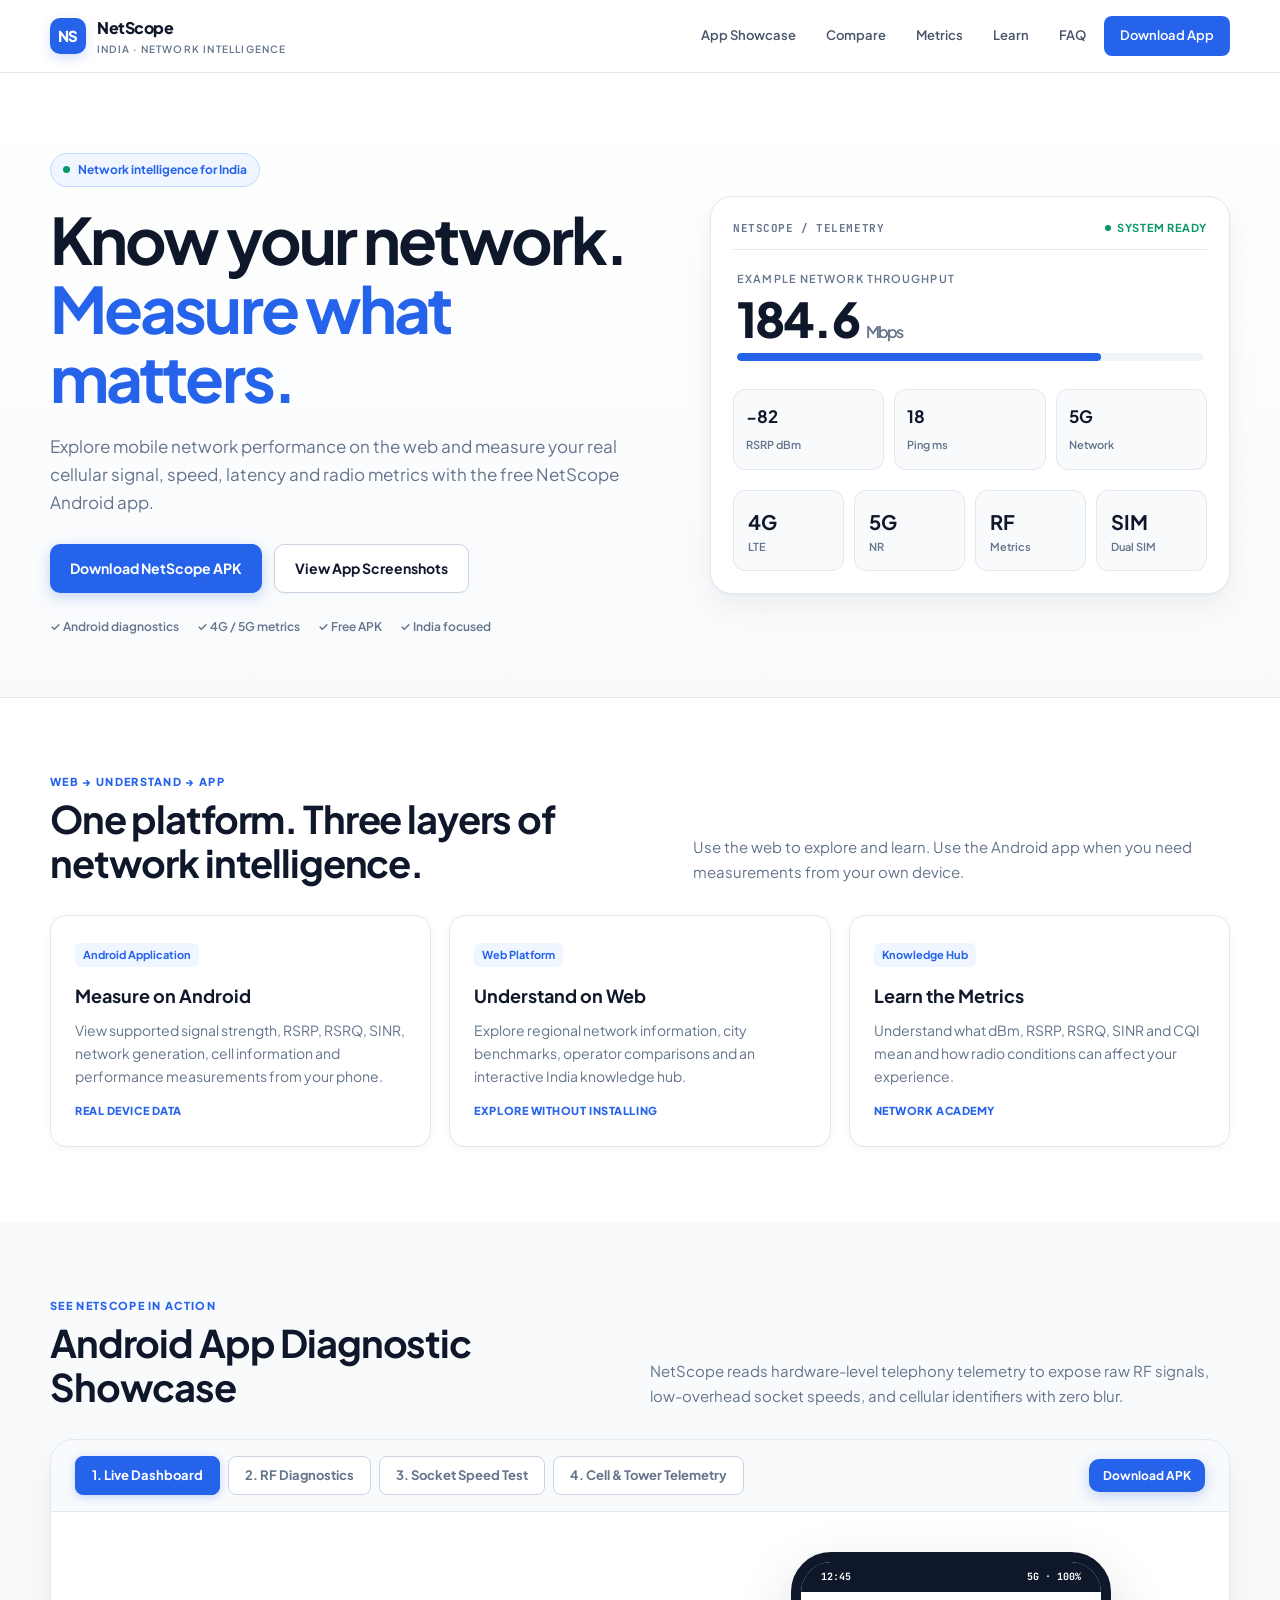
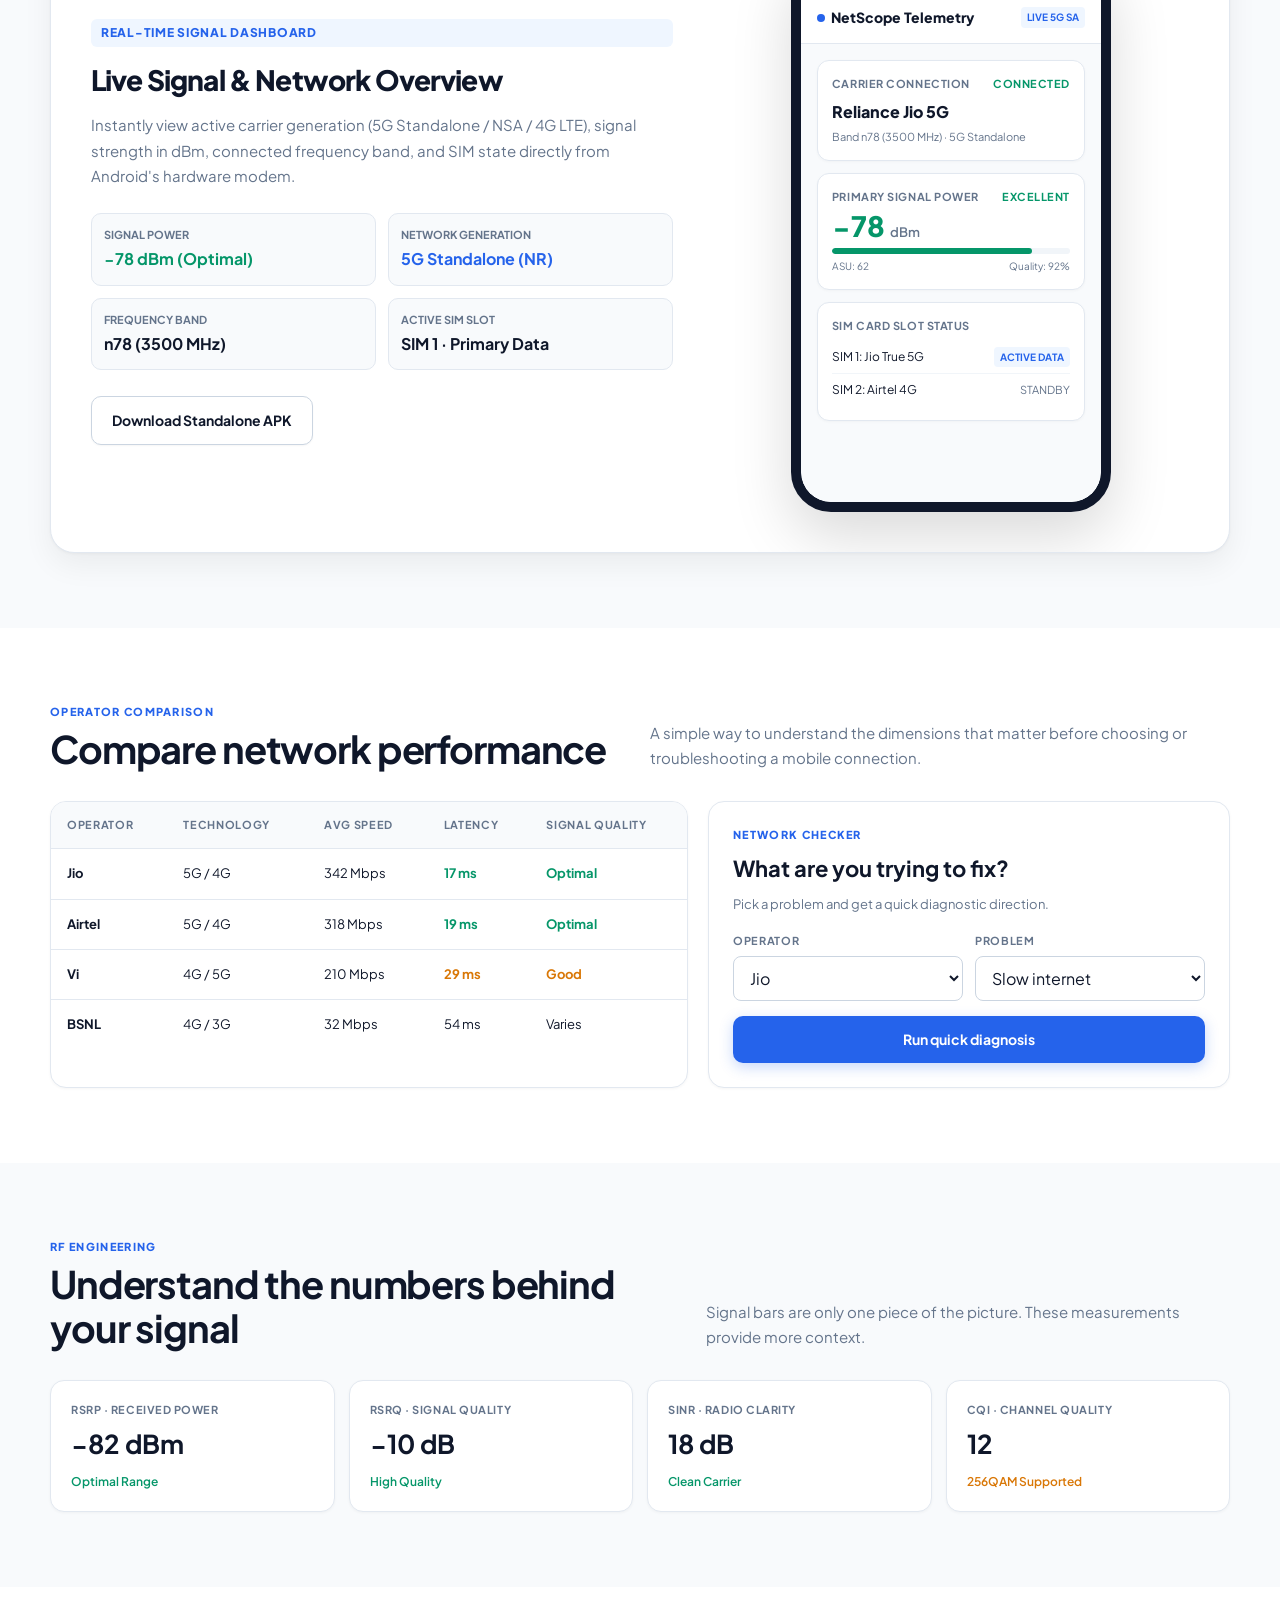
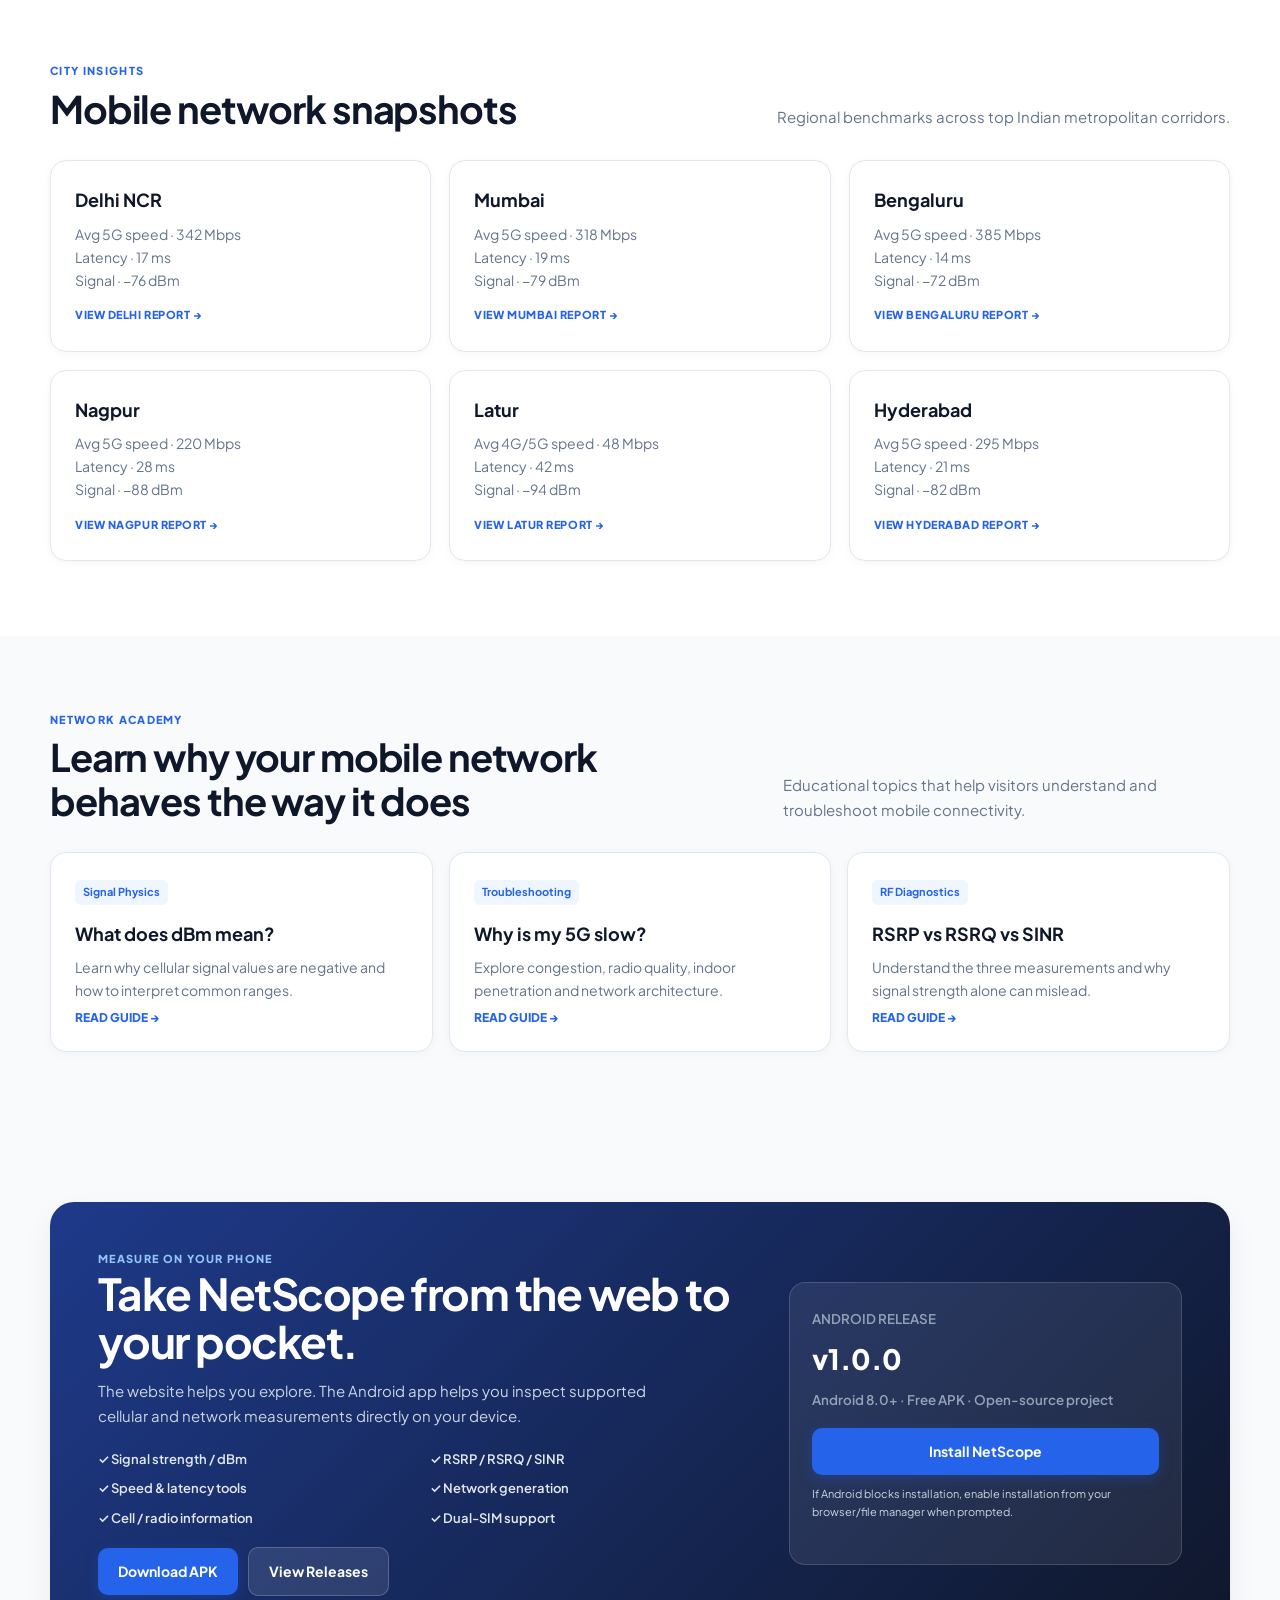
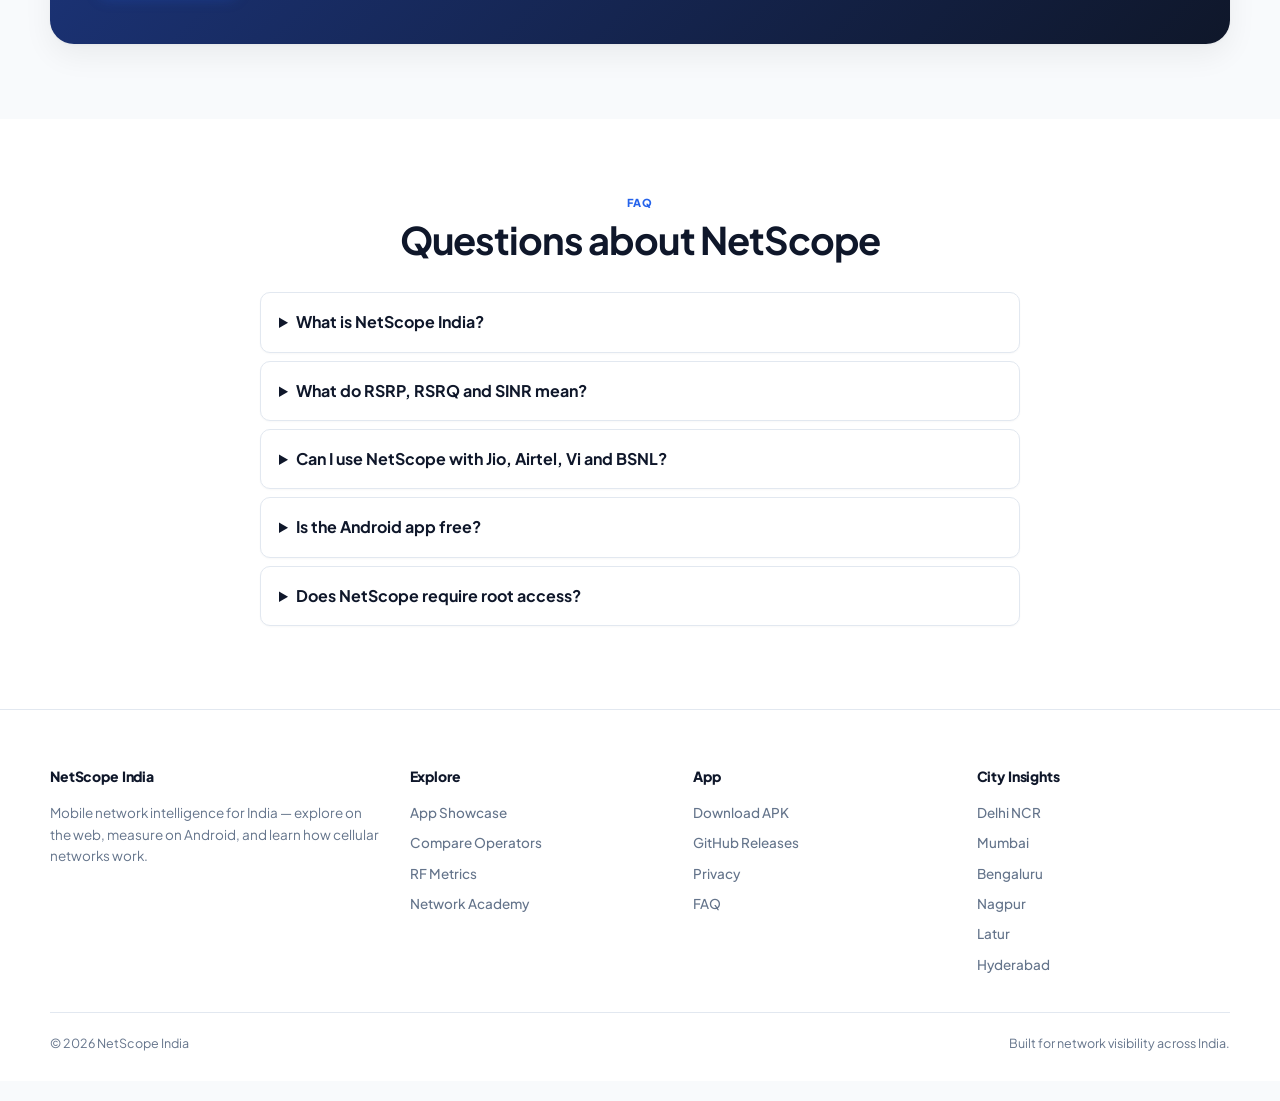
<file: index.html>
<!doctype html>
<html lang="en">
<head>
  <meta charset="utf-8">
  <meta name="viewport" content="width=device-width, initial-scale=1">
  <title>NetScope India | Mobile Network Speed Test, 5G Coverage & Signal Diagnostics</title>
  <meta name="description" content="Explore mobile network performance across India. Learn about 4G and 5G coverage, dBm, RSRP, RSRQ and SINR, compare operators, and download the free NetScope Android app.">
  <meta name="keywords" content="mobile network speed test India, 5G coverage India, Jio speed test, Airtel speed test, Vi speed test, BSNL network, signal strength, dBm, RSRP, RSRQ, SINR, NetScope India">
  <meta name="author" content="Bhavin Garg">
  <meta name="robots" content="index, follow">
  <meta name="theme-color" content="#2563eb">
  <link rel="canonical" href="https://bhavingarg121-glitch.github.io/NetScope/">
  <link rel="manifest" href="manifest.json">

  <meta property="og:type" content="website">
  <meta property="og:title" content="NetScope India | Mobile Network Intelligence">
  <meta property="og:description" content="Explore network performance on the web. Measure signal, speed and cellular metrics with the NetScope Android app.">
  <meta property="og:url" content="https://bhavingarg121-glitch.github.io/NetScope/">
  <meta property="og:site_name" content="NetScope India">
  <meta property="og:locale" content="en_IN">
  <meta name="twitter:card" content="summary_large_image">
  <meta name="twitter:title" content="NetScope India">
  <meta name="twitter:description" content="Mobile network intelligence, diagnostics and 5G coverage insights for India.">

  <script type="application/ld+json">
  {
    "@context":"https://schema.org",
    "@graph":[
      {
        "@type":"Organization",
        "@id":"https://bhavingarg121-glitch.github.io/NetScope/#organization",
        "name":"NetScope India",
        "url":"https://bhavingarg121-glitch.github.io/NetScope/",
        "logo":"https://bhavingarg121-glitch.github.io/NetScope/assets/app_overview.jpg",
        "sameAs":[
          "https://github.com/bhavingarg121-glitch/NetScope",
          "https://github.com/bhavingarg121-glitch/net_scope"
        ]
      },
      {
        "@type":"WebSite",
        "@id":"https://bhavingarg121-glitch.github.io/NetScope/#website",
        "name":"NetScope India",
        "url":"https://bhavingarg121-glitch.github.io/NetScope/",
        "description":"India's mobile network intelligence platform: 5G coverage, speed testing, dBm signal diagnostics, and Android telemetry.",
        "publisher":{"@id":"https://bhavingarg121-glitch.github.io/NetScope/#organization"},
        "inLanguage":"en-IN"
      },
      {
        "@type":"SoftwareApplication",
        "@id":"https://bhavingarg121-glitch.github.io/NetScope/#software",
        "name":"NetScope Android",
        "applicationCategory":"UtilitiesApplication",
        "operatingSystem":"Android 8.0+",
        "softwareVersion":"1.0.0",
        "fileSize":"12.1MB",
        "downloadUrl":"https://github.com/bhavingarg121-glitch/net_scope/releases/download/v1.0.0/app-debug.apk",
        "offers":{"@type":"Offer","price":"0","priceCurrency":"INR"}
      },
      {
        "@type":"FAQPage",
        "@id":"https://bhavingarg121-glitch.github.io/NetScope/#faq",
        "mainEntity":[
          {"@type":"Question","name":"What is NetScope India?","acceptedAnswer":{"@type":"Answer","text":"NetScope India is a web and Android platform for exploring mobile network performance and measuring network information from an Android device."}},
          {"@type":"Question","name":"What do RSRP, RSRQ and SINR mean?","acceptedAnswer":{"@type":"Answer","text":"RSRP represents reference signal received power, RSRQ represents reference signal received quality, and SINR represents signal-to-interference-plus-noise ratio."}},
          {"@type":"Question","name":"Does NetScope support Jio, Airtel, Vi and BSNL?","acceptedAnswer":{"@type":"Answer","text":"The platform is designed around Indian cellular networks and the Android app can read supported cellular information exposed by the device."}},
          {"@type":"Question","name":"Is the NetScope Android app free?","acceptedAnswer":{"@type":"Answer","text":"The current Android APK is provided as a free download from official GitHub releases."}}
        ]
      }
    ]
  }
  </script>

  <link rel="preconnect" href="https://fonts.googleapis.com">
  <link rel="preconnect" href="https://fonts.gstatic.com" crossorigin>
  <link href="https://fonts.googleapis.com/css2?family=Plus+Jakarta+Sans:wght@400;500;600;700;800&family=Inter:wght@400;500;600;700&family=JetBrains+Mono:wght@500;700&display=swap" rel="stylesheet">
  <link rel="stylesheet" href="style.css?v=1.1.0">

  <style>
    :root{
      --bg:#ffffff;
      --bg2:#f8fafc;
      --panel:#ffffff;
      --panel2:#f1f5f9;
      --line:#e2e8f0;
      --line-strong:#cbd5e1;
      --text:#0f172a;
      --muted:#64748b;
      --blue:#2563eb;
      --blue-hover:#1d4ed8;
      --blue-bg:#eff6ff;
      --cyan:#0284c7;
      --green:#059669;
      --green-bg:#ecfdf5;
      --amber:#d97706;
      --amber-bg:#fffbeb;
      --red:#dc2626;
      --shadow:0 12px 30px rgba(0,0,0,.06), 0 1px 3px rgba(0,0,0,.04);
      --radius:16px;
      --max:1180px;
    }
    *{box-sizing:border-box;margin:0;padding:0}
    html{scroll-behavior:smooth}
    body{font-family:'Plus Jakarta Sans',Inter,system-ui,sans-serif;background:var(--bg2);color:var(--text);line-height:1.65;overflow-x:hidden}
    a{color:inherit;text-decoration:none}
    button,input,select{font:inherit}
    .container{width:min(var(--max),calc(100% - 32px));margin:auto}
    .mono{font-family:"JetBrains Mono",monospace}
    
    /* Topbar */
    .topbar{position:sticky;top:0;z-index:1000;background:rgba(255,255,255,.94);backdrop-filter:blur(16px);border-bottom:1px solid var(--line)}
    .nav{height:72px;display:flex;align-items:center;justify-content:space-between;gap:20px}
    .brand{display:flex;align-items:center;gap:11px;font-weight:800;letter-spacing:-.03em;color:var(--text)}
    .brand-mark{width:36px;height:36px;border-radius:10px;display:inline-grid;place-items:center;background:var(--blue);color:#fff;font-weight:800;font-size:15px;box-shadow:0 4px 12px rgba(37,99,235,.2)}
    .brand small{display:block;color:var(--muted);font-size:10px;font-weight:600;letter-spacing:.12em;text-transform:uppercase}
    .navlinks{display:flex;gap:6px;align-items:center}
    .navlinks a{color:#475569;padding:8px 12px;border-radius:8px;font-size:13px;font-weight:600;transition:.15s}
    .navlinks a:hover{background:var(--panel2);color:var(--blue)}
    .nav-cta{padding:9px 16px!important;background:var(--blue)!important;color:#ffffff!important;border-radius:8px;font-weight:700}
    .nav-cta:hover{background:var(--blue-hover)!important}
    .menu{display:none;background:none;border:1px solid var(--line-strong);color:var(--text);padding:8px 12px;border-radius:8px;cursor:pointer}
    
    /* Hero */
    .hero{position:relative;padding:80px 0 60px;background:linear-gradient(180deg,#ffffff 0%,#f8fafc 100%);border-bottom:1px solid var(--line)}
    .hero-grid{display:grid;grid-template-columns:1.08fr .92fr;gap:50px;align-items:center}
    .eyebrow{display:inline-flex;align-items:center;gap:8px;border:1px solid #bfdbfe;background:var(--blue-bg);padding:6px 12px;border-radius:999px;color:var(--blue);font-size:12px;font-weight:700;margin-bottom:18px}
    .pulse{width:7px;height:7px;background:var(--green);border-radius:50%;box-shadow:0 0 0 0 rgba(5,150,105,.5);animation:pulse 1.8s infinite}
    @keyframes pulse{70%{box-shadow:0 0 0 8px rgba(5,150,105,0)}100%{box-shadow:0 0 0 0 rgba(5,150,105,0)}}
    h1{font-size:clamp(38px,5.5vw,64px);line-height:1.08;letter-spacing:-.045em;color:var(--text)}
    .gradient{color:var(--blue)}
    .hero-copy{font-size:17px;color:var(--muted);max-width:640px;margin:20px 0 28px}
    .actions{display:flex;gap:12px;flex-wrap:wrap}
    .btn{display:inline-flex;align-items:center;justify-content:center;gap:8px;border:0;border-radius:10px;padding:12px 20px;font-weight:700;font-size:14px;cursor:pointer;transition:.18s transform,.18s box-shadow}
    .btn:hover{transform:translateY(-1px)}
    .btn-primary{background:var(--blue);color:#ffffff;box-shadow:0 4px 14px rgba(37,99,235,.25)}
    .btn-primary:hover{background:var(--blue-hover);box-shadow:0 6px 20px rgba(37,99,235,.35)}
    .btn-secondary{border:1px solid var(--line-strong);background:#ffffff;color:var(--text);box-shadow:0 1px 2px rgba(0,0,0,.04)}
    .btn-secondary:hover{background:var(--panel2);border-color:var(--muted)}
    .trust{display:flex;gap:18px;flex-wrap:wrap;margin-top:24px;color:var(--muted);font-size:12px;font-weight:600}
    
    /* Hero Console Card */
    .hero-console{border:1px solid var(--line);background:#ffffff;border-radius:22px;box-shadow:var(--shadow);padding:22px}
    .console-head{display:flex;justify-content:space-between;align-items:center;padding-bottom:12px;border-bottom:1px solid var(--line);font-size:11px;font-weight:700;color:var(--muted);letter-spacing:.05em}
    .status{color:var(--green);display:flex;align-items:center;gap:6px}
    .status:before{content:"";width:6px;height:6px;background:var(--green);border-radius:50%}
    .metric-main{padding:20px 4px 14px}
    .metric-label{color:var(--muted);font-size:11px;text-transform:uppercase;letter-spacing:.1em;font-weight:600}
    .speed{font-size:48px;line-height:1.1;font-weight:800;letter-spacing:-.04em;color:var(--text);margin:4px 0}
    .speed span{font-size:16px;color:var(--muted);font-weight:600}
    .meter{height:8px;background:var(--panel2);border-radius:99px;overflow:hidden;margin-top:8px}
    .meter i{display:block;height:100%;width:78%;background:var(--blue);border-radius:99px}
    .mini-grid{display:grid;grid-template-columns:repeat(3,1fr);gap:10px;margin-top:14px}
    .mini{padding:12px;background:var(--bg2);border:1px solid var(--line);border-radius:12px}
    .mini b{display:block;font-size:17px;color:var(--text)}
    .mini small{color:var(--muted);font-size:11px;font-weight:600}
    .stats{display:grid;grid-template-columns:repeat(4,1fr);gap:10px;margin-top:20px}
    .stat{padding:14px;background:var(--bg2);border:1px solid var(--line);border-radius:12px}
    .stat strong{font-size:20px;color:var(--text)}
    .stat span{display:block;color:var(--muted);font-size:11px;font-weight:600}
    
    /* Sections */
    section{padding:75px 0}
    .section-head{display:flex;justify-content:space-between;gap:30px;align-items:end;margin-bottom:30px}
    .kicker{color:var(--blue);font-size:11px;font-weight:800;text-transform:uppercase;letter-spacing:.12em}
    .section-title{font-size:clamp(26px,3.5vw,38px);letter-spacing:-.03em;line-height:1.15;color:var(--text);margin-top:6px}
    .section-copy{color:var(--muted);max-width:580px;font-size:15px}
    
    /* Cards */
    .cards{display:grid;grid-template-columns:repeat(3,1fr);gap:18px}
    .card{background:#ffffff;border:1px solid var(--line);border-radius:var(--radius);padding:24px;box-shadow:0 2px 8px rgba(0,0,0,.04);transition:.2s transform,.2s border-color}
    .card:hover{transform:translateY(-3px);border-color:var(--blue)}
    .card-badge{display:inline-block;padding:3px 8px;border-radius:6px;background:var(--blue-bg);color:var(--blue);font-size:11px;font-weight:700;margin-bottom:14px}
    .card h3{font-size:18px;margin-bottom:8px;color:var(--text)}
    .card p{color:var(--muted);font-size:14px}
    .tag{display:inline-block;margin-top:14px;color:var(--blue);font-size:11px;font-weight:800;letter-spacing:.05em}
    
    /* ==========================================
       Razor-Sharp Retina App Showcase Studio
       ========================================== */
    .showcase-shell{border:1px solid var(--line);border-radius:24px;background:#ffffff;box-shadow:var(--shadow);overflow:hidden}
    .showcase-toolbar{display:flex;justify-content:space-between;align-items:center;flex-wrap:wrap;gap:12px;padding:16px 24px;border-bottom:1px solid var(--line);background:var(--bg2)}
    .showcase-tabs{display:flex;gap:8px;flex-wrap:wrap}
    .showcase-tab{border:1px solid var(--line-strong);background:#ffffff;color:var(--muted);padding:8px 16px;border-radius:8px;cursor:pointer;font-size:13px;font-weight:700;transition:.18s}
    .showcase-tab.active{background:var(--blue);border-color:var(--blue);color:#ffffff;box-shadow:0 2px 8px rgba(37,99,235,.25)}
    
    .showcase-grid{display:grid;grid-template-columns:1.1fr .9fr;gap:40px;padding:40px;align-items:center}
    .showcase-desc-box{display:flex;flex-direction:column;gap:16px}
    .showcase-badge{display:inline-flex;align-items:center;gap:6px;padding:4px 10px;border-radius:6px;background:var(--blue-bg);color:var(--blue);font-size:12px;font-weight:800;letter-spacing:.06em}
    .showcase-heading{font-size:28px;font-weight:800;color:var(--text);letter-spacing:-.03em;line-height:1.2}
    .showcase-text{color:var(--muted);font-size:15px;line-height:1.7}
    .showcase-pills{display:grid;grid-template-columns:1fr 1fr;gap:12px;margin-top:8px}
    .showcase-pill{background:var(--bg2);border:1px solid var(--line);border-radius:10px;padding:12px}
    .showcase-pill small{display:block;font-size:11px;color:var(--muted);font-weight:700;text-transform:uppercase}
    .showcase-pill b{display:block;font-size:16px;color:var(--text);margin-top:2px}
    
    /* Razor-Sharp Vector Device Mockup Frame */
    .device-mockup{position:relative;width:100%;max-width:320px;margin:0 auto;background:#0f172a;border:10px solid #0f172a;border-radius:40px;box-shadow:0 24px 60px rgba(0,0,0,.15);overflow:hidden}
    .device-screen{background:#f8fafc;min-height:540px;border-radius:30px;overflow:hidden;display:flex;flex-direction:column}
    .device-statusbar{height:30px;background:#0f172a;color:#ffffff;display:flex;justify-content:space-between;align-items:center;padding:0 20px;font-size:10px;font-weight:700;font-family:'JetBrains Mono',monospace}
    .device-app-header{background:#ffffff;padding:14px 16px;border-bottom:1px solid var(--line);display:flex;justify-content:space-between;align-items:center}
    .device-app-title{font-size:14px;font-weight:800;color:#0f172a;display:flex;align-items:center;gap:6px}
    .device-app-body{padding:16px;flex:1;display:flex;flex-direction:column;gap:12px;background:#f8fafc}
    
    /* Screen UI Components */
    .app-card{background:#ffffff;border:1px solid var(--line);border-radius:12px;padding:14px;box-shadow:0 1px 3px rgba(0,0,0,.03)}
    .app-card-title{font-size:11px;font-weight:700;text-transform:uppercase;color:var(--muted);letter-spacing:.05em;margin-bottom:6px;display:flex;justify-content:space-between}
    .app-big-stat{font-size:28px;font-weight:800;color:var(--text);line-height:1}
    .app-big-stat span{font-size:13px;color:var(--muted);font-weight:600}
    .app-bar-wrap{height:6px;background:var(--panel2);border-radius:99px;overflow:hidden;margin:8px 0 4px}
    .app-bar-fill{height:100%;border-radius:99px}
    .app-row{display:flex;justify-content:space-between;align-items:center;font-size:12px;padding:6px 0;border-bottom:1px solid #f1f5f9}
    .app-row:last-child{border-bottom:0}
    .app-badge-pill{font-size:10px;font-weight:700;padding:2px 6px;border-radius:4px;background:var(--blue-bg);color:var(--blue)}
    
    /* Compare & Checker */
    .compare{display:grid;grid-template-columns:1.1fr .9fr;gap:20px}
    .table-wrap{overflow:auto;border:1px solid var(--line);border-radius:16px;background:#ffffff;box-shadow:0 1px 3px rgba(0,0,0,.04)}
    table{width:100%;border-collapse:collapse;min-width:480px}
    th,td{text-align:left;padding:14px 16px;border-bottom:1px solid var(--line);font-size:13px}
    th{color:var(--muted);font-size:11px;font-weight:700;text-transform:uppercase;letter-spacing:.06em;background:var(--bg2)}
    tr:last-child td{border-bottom:0}
    .good{color:var(--green);font-weight:700}
    .warn{color:var(--amber);font-weight:700}
    
    .checker{background:#ffffff;border:1px solid var(--line);border-radius:16px;padding:24px;box-shadow:0 1px 3px rgba(0,0,0,.04)}
    .checker-grid{display:grid;grid-template-columns:1fr 1fr;gap:12px;margin-top:14px}
    .field label{display:block;color:var(--muted);font-size:11px;font-weight:700;text-transform:uppercase;letter-spacing:.06em;margin-bottom:6px}
    .field input,.field select{width:100%;background:#ffffff;border:1px solid var(--line-strong);color:var(--text);padding:10px 12px;border-radius:8px;outline:none}
    .field input:focus,.field select:focus{border-color:var(--blue)}
    .result{margin-top:16px;padding:16px;border-radius:10px;background:var(--blue-bg);border:1px solid #bfdbfe;display:none}
    
    /* Metrics */
    .metrics{display:grid;grid-template-columns:repeat(4,1fr);gap:14px}
    .metric-card{padding:20px;border:1px solid var(--line);border-radius:14px;background:#ffffff;box-shadow:0 1px 3px rgba(0,0,0,.04)}
    .metric-card b{font-size:26px;color:var(--text);display:block;margin:4px 0}
    .metric-card span{display:block;color:var(--muted);font-size:11px;font-weight:700;text-transform:uppercase;letter-spacing:.05em}
    
    /* Download */
    .download{position:relative;background:linear-gradient(135deg,#1e3a8a 0%,#0f172a 100%);border-radius:24px;padding:48px;color:#ffffff;box-shadow:var(--shadow)}
    .download-grid{display:grid;grid-template-columns:1.25fr .75fr;gap:35px;align-items:center}
    .download h2{font-size:clamp(28px,3.8vw,44px);line-height:1.1;letter-spacing:-.035em;color:#ffffff}
    .download p{color:#cbd5e1;margin:14px 0 20px;max-width:600px;font-size:15px}
    .checklist{display:grid;grid-template-columns:1fr 1fr;gap:8px;margin:18px 0;color:#e2e8f0;font-size:13px;font-weight:600}
    .apk-card{background:rgba(255,255,255,.08);border:1px solid rgba(255,255,255,.15);padding:22px;border-radius:16px}
    .apk-card .version{font-size:28px;font-weight:800;color:#ffffff;margin:4px 0}
    .apk-card small{color:#94a3b8;font-weight:600}
    .apk-btn{width:100%;margin-top:16px}
    
    /* Guides */
    .guides{display:grid;grid-template-columns:repeat(3,1fr);gap:16px}
    .guide{min-height:200px;display:flex;flex-direction:column;justify-content:space-between}
    .guide .read{color:var(--blue);font-size:12px;font-weight:800}
    
    /* FAQ */
    .faq{max-width:760px;margin:auto}
    .faq details{border:1px solid var(--line);border-radius:10px;margin-bottom:8px;background:#ffffff;overflow:hidden;box-shadow:0 1px 2px rgba(0,0,0,.03)}
    .faq summary{cursor:pointer;padding:16px 18px;font-weight:700;color:var(--text);outline:none}
    .faq p{padding:0 18px 16px;color:var(--muted);font-size:14px}
    
    /* Footer (Spacious, Clean & Non-Overlapping) */
    footer{padding:55px 0 28px;border-top:1px solid var(--line);background:#ffffff}
    .footer-grid{display:grid;grid-template-columns:1.3fr 1fr 1fr 1fr;gap:30px}
    .footer-grid h4{margin-bottom:14px;font-size:14px;font-weight:800;color:var(--text);letter-spacing:-.01em}
    .footer-grid p{color:var(--muted);font-size:13.5px;line-height:1.6}
    .footer-links-list{display:flex;flex-direction:column;gap:8px}
    .footer-links-list a{color:var(--muted);font-size:13.5px;font-weight:500;display:inline-block;transition:color .15s ease,transform .15s ease}
    .footer-links-list a:hover{color:var(--blue);transform:translateX(2px)}
    .copyright{border-top:1px solid var(--line);margin-top:36px;padding-top:20px;color:var(--muted);font-size:12.5px;display:flex;justify-content:space-between;align-items:center}
    
    .reveal{opacity:0;transform:translateY(14px);transition:.6s ease}
    .reveal.show{opacity:1;transform:none}
    .backtop{position:fixed;right:18px;bottom:18px;z-index:900;width:38px;height:38px;border-radius:50%;border:1px solid var(--line-strong);background:#ffffff;color:var(--text);display:grid;place-items:center;opacity:0;pointer-events:none;transition:.2s;box-shadow:0 2px 8px rgba(0,0,0,.1)}
    .backtop.show{opacity:1;pointer-events:auto}
    
    /* Sticky Mobile Quick Install Pill */
    .sticky-install-bar {
      position: fixed;
      bottom: 22px;
      left: 50%;
      transform: translateX(-50%) translateY(140px);
      z-index: 950;
      background: rgba(15, 23, 42, 0.94);
      backdrop-filter: blur(16px);
      -webkit-backdrop-filter: blur(16px);
      border: 1px solid rgba(255, 255, 255, 0.16);
      border-radius: 999px;
      padding: 8px 10px 8px 14px;
      display: flex;
      align-items: center;
      justify-content: space-between;
      gap: 12px;
      box-shadow: 0 12px 36px rgba(0, 0, 0, 0.35), 0 2px 8px rgba(0, 0, 0, 0.2);
      transition: transform 0.35s cubic-bezier(0.16, 1, 0.3, 1), opacity 0.3s ease;
      color: #ffffff;
      max-width: min(440px, calc(100% - 32px));
      width: max-content;
      opacity: 0;
      pointer-events: none;
    }
    .sticky-install-bar.visible {
      transform: translateX(-50%) translateY(0);
      opacity: 1;
      pointer-events: auto;
    }
    .sticky-install-info {
      display: flex;
      flex-direction: column;
      justify-content: center;
      line-height: 1.25;
    }
    .sticky-install-info strong {
      font-size: 13px;
      font-weight: 700;
      color: #ffffff;
      white-space: nowrap;
      letter-spacing: -0.01em;
    }
    .sticky-install-info span {
      font-size: 11px;
      color: #94a3b8;
      white-space: nowrap;
    }
    .sticky-install-btn {
      background: var(--blue);
      color: #ffffff !important;
      padding: 8px 16px;
      border-radius: 999px;
      font-size: 12.5px;
      font-weight: 700;
      white-space: nowrap;
      display: inline-flex;
      align-items: center;
      justify-content: center;
      flex-shrink: 0;
      box-shadow: 0 2px 10px rgba(37, 99, 235, 0.4);
      transition: background 0.15s ease, transform 0.15s ease;
      text-decoration: none;
    }
    .sticky-install-btn:hover {
      background: var(--blue-hover);
      transform: translateY(-1px);
    }
    
    @media(max-width:900px){
      .navlinks{display:none}
      .menu{display:block}
      .navlinks.open{display:flex;position:absolute;top:71px;left:16px;right:16px;background:#ffffff;border:1px solid var(--line);box-shadow:var(--shadow);padding:12px;border-radius:12px;flex-direction:column;align-items:stretch}
      .hero-grid,.compare,.download-grid,.showcase-grid{grid-template-columns:1fr}
      .hero{padding-top:55px}
      .cards,.guides{grid-template-columns:1fr 1fr}
      .stats,.metrics{grid-template-columns:1fr 1fr}
      .footer-grid{grid-template-columns:1fr 1fr}
    }
    @media(max-width:600px){
      .container{width:min(var(--max),calc(100% - 24px))}
      .nav{height:64px}
      .hero{padding:44px 0}
      .hero-copy{font-size:15px}
      .actions .btn{width:100%}
      .stats,.cards,.guides,.metrics,.checker-grid,.checklist,.footer-grid,.showcase-pills{grid-template-columns:1fr}
      .section-head{display:block}
      .section-copy{margin-top:10px}
      .showcase-grid{padding:24px 16px}
      .showcase-tabs{overflow:auto;flex-wrap:nowrap}
      .download{padding:28px 18px}
      .speed{font-size:40px}
      .copyright{display:block}
      .copyright span{display:block;margin-top:6px}
    }
    @media(max-width:480px){
      .sticky-install-bar{bottom:14px;padding:6px 8px 6px 12px;gap:10px;max-width:calc(100% - 24px)}
      .sticky-install-info strong{font-size:12px}
      .sticky-install-info span{font-size:10px}
      .sticky-install-btn{padding:6px 12px;font-size:11.5px}
    }
  </style>
</head>

<body>
<header class="topbar">
  <div class="container nav">
    <a class="brand" href="#home" aria-label="NetScope India home">
      <span class="brand-mark">NS</span>
      <span>NetScope <small>India · Network Intelligence</small></span>
    </a>
    <nav class="navlinks" id="navlinks">
      <a href="#showcase">App Showcase</a>
      <a href="#compare">Compare</a>
      <a href="#metrics">Metrics</a>
      <a href="#guides">Learn</a>
      <a href="#faq">FAQ</a>
      <a class="nav-cta" href="download.html">Download App</a>
    </nav>
    <button class="menu" id="menu" aria-label="Open navigation">☰</button>
  </div>
</header>

<main id="home">
<section class="hero">
  <div class="container hero-grid">
    <div class="reveal">
      <div class="eyebrow"><i class="pulse"></i> Network intelligence for India</div>
      <h1>Know your network.<br><span class="gradient">Measure what matters.</span></h1>
      <p class="hero-copy">Explore mobile network performance on the web and measure your real cellular signal, speed, latency and radio metrics with the free NetScope Android app.</p>
      <div class="actions">
        <a class="btn btn-primary" href="https://github.com/bhavingarg121-glitch/net_scope/releases/download/v1.0.0/app-debug.apk">Download NetScope APK</a>
        <a class="btn btn-secondary" href="#showcase">View App Screenshots</a>
      </div>
      <div class="trust">
        <span>✓ Android diagnostics</span><span>✓ 4G / 5G metrics</span><span>✓ Free APK</span><span>✓ India focused</span>
      </div>
    </div>
    <div class="hero-console reveal">
      <div class="console-head"><span class="mono">NETSCOPE / TELEMETRY</span><span class="status">SYSTEM READY</span></div>
      <div class="metric-main">
        <div class="metric-label">Example network throughput</div>
        <div class="speed">184.6 <span>Mbps</span></div>
        <div class="meter"><i></i></div>
      </div>
      <div class="mini-grid">
        <div class="mini"><b>−82</b><small>RSRP dBm</small></div>
        <div class="mini"><b>18</b><small>Ping ms</small></div>
        <div class="mini"><b>5G</b><small>Network</small></div>
      </div>
      <div class="stats">
        <div class="stat"><strong>4G</strong><span>LTE</span></div>
        <div class="stat"><strong>5G</strong><span>NR</span></div>
        <div class="stat"><strong>RF</strong><span>Metrics</span></div>
        <div class="stat"><strong>SIM</strong><span>Dual SIM</span></div>
      </div>
    </div>
  </div>
</section>

<section class="reveal" style="background:#ffffff;">
  <div class="container">
    <div class="section-head">
      <div><div class="kicker">Web → Understand → App</div><h2 class="section-title">One platform. Three layers of network intelligence.</h2></div>
      <p class="section-copy">Use the web to explore and learn. Use the Android app when you need measurements from your own device.</p>
    </div>
    <div class="cards">
      <article class="card">
        <span class="card-badge">Android Application</span>
        <h3>Measure on Android</h3>
        <p>View supported signal strength, RSRP, RSRQ, SINR, network generation, cell information and performance measurements from your phone.</p>
        <span class="tag">REAL DEVICE DATA</span>
      </article>
      <article class="card">
        <span class="card-badge">Web Platform</span>
        <h3>Understand on Web</h3>
        <p>Explore regional network information, city benchmarks, operator comparisons and an interactive India knowledge hub.</p>
        <span class="tag">EXPLORE WITHOUT INSTALLING</span>
      </article>
      <article class="card">
        <span class="card-badge">Knowledge Hub</span>
        <h3>Learn the Metrics</h3>
        <p>Understand what dBm, RSRP, RSRQ, SINR and CQI mean and how radio conditions can affect your experience.</p>
        <span class="tag">NETWORK ACADEMY</span>
      </article>
    </div>
  </div>
</section>

<!-- ====================================================
     Razor-Sharp High-Definition App Showcase Studio
     ==================================================== -->
<section id="showcase" class="reveal">
  <div class="container">
    <div class="section-head">
      <div>
        <div class="kicker">See NetScope In Action</div>
        <h2 class="section-title">Android App Diagnostic Showcase</h2>
      </div>
      <p class="section-copy">
        NetScope reads hardware-level telephony telemetry to expose raw RF signals, low-overhead socket speeds, and cellular identifiers with zero blur.
      </p>
    </div>

    <div class="showcase-shell">
      <div class="showcase-toolbar">
        <div class="showcase-tabs" role="tablist">
          <button class="showcase-tab active" data-view="dashboard">1. Live Dashboard</button>
          <button class="showcase-tab" data-view="diagnostics">2. RF Diagnostics</button>
          <button class="showcase-tab" data-view="speedtest">3. Socket Speed Test</button>
          <button class="showcase-tab" data-view="telemetry">4. Cell & Tower Telemetry</button>
        </div>
        <div>
          <a href="#download" class="btn btn-primary" style="padding:7px 14px;font-size:12px;">Download APK</a>
        </div>
      </div>

      <div class="showcase-grid">
        <!-- Interactive Information Panel -->
        <div class="showcase-desc-box">
          <span class="showcase-badge" id="sc-badge">REAL-TIME SIGNAL DASHBOARD</span>
          <h3 class="showcase-heading" id="sc-title">Live Signal & Network Overview</h3>
          <p class="showcase-text" id="sc-desc">
            Instantly view active carrier generation (5G Standalone / NSA / 4G LTE), signal strength in dBm, connected frequency band, and SIM state directly from Android's hardware modem.
          </p>

          <div class="showcase-pills" id="sc-pills">
            <div class="showcase-pill">
              <small>Signal Power</small>
              <b style="color:var(--green);">−78 dBm (Optimal)</b>
            </div>
            <div class="showcase-pill">
              <small>Network Generation</small>
              <b style="color:var(--blue);">5G Standalone (NR)</b>
            </div>
            <div class="showcase-pill">
              <small>Frequency Band</small>
              <b>n78 (3500 MHz)</b>
            </div>
            <div class="showcase-pill">
              <small>Active SIM Slot</small>
              <b>SIM 1 · Primary Data</b>
            </div>
          </div>

          <div style="margin-top:10px;">
            <a href="download.html" class="btn btn-secondary">
              <span>Download Standalone APK</span>
            </a>
          </div>
        </div>

        <!-- Razor-Sharp Vector Device Mockup Screen (Zero Blurriness) -->
        <div>
          <div class="device-mockup">
            <div class="device-screen">
              <div class="device-statusbar">
                <span>12:45</span>
                <span>5G · 100%</span>
              </div>
              <div class="device-app-header">
                <div class="device-app-title">
                  <span style="display:inline-block;width:8px;height:8px;border-radius:50%;background:var(--blue);"></span>
                  NetScope Telemetry
                </div>
                <span class="app-badge-pill" id="screen-badge">LIVE 5G</span>
              </div>

              <!-- Dynamic Screen Content -->
              <div class="device-app-body" id="screen-body">
                <!-- Injected via JavaScript for 100% sharp rendering -->
              </div>
            </div>
          </div>
        </div>
      </div>
    </div>
  </div>
</section>

<section id="compare" class="reveal" style="background:#ffffff;">
  <div class="container">
    <div class="section-head">
      <div><div class="kicker">Operator comparison</div><h2 class="section-title">Compare network performance</h2></div>
      <p class="section-copy">A simple way to understand the dimensions that matter before choosing or troubleshooting a mobile connection.</p>
    </div>
    <div class="compare">
      <div class="table-wrap">
        <table>
          <thead><tr><th>Operator</th><th>Technology</th><th>Avg Speed</th><th>Latency</th><th>Signal Quality</th></tr></thead>
          <tbody>
            <tr><td><b>Jio</b></td><td>5G / 4G</td><td>342 Mbps</td><td class="good">17 ms</td><td class="good">Optimal</td></tr>
            <tr><td><b>Airtel</b></td><td>5G / 4G</td><td>318 Mbps</td><td class="good">19 ms</td><td class="good">Optimal</td></tr>
            <tr><td><b>Vi</b></td><td>4G / 5G</td><td>210 Mbps</td><td class="warn">29 ms</td><td class="warn">Good</td></tr>
            <tr><td><b>BSNL</b></td><td>4G / 3G</td><td>32 Mbps</td><td>54 ms</td><td>Varies</td></tr>
          </tbody>
        </table>
      </div>
      <div class="checker">
        <div class="kicker">Network checker</div>
        <h3 style="font-size:22px;margin:6px 0 8px">What are you trying to fix?</h3>
        <p style="color:var(--muted);font-size:13px;margin-bottom:16px">Pick a problem and get a quick diagnostic direction.</p>
        <div class="checker-grid">
          <div class="field"><label>Operator</label><select id="opSelect"><option>Jio</option><option>Airtel</option><option>Vi</option><option>BSNL</option></select></div>
          <div class="field"><label>Problem</label><select id="problem"><option>Slow internet</option><option>Weak signal</option><option>5G switching to 4G</option><option>High ping</option><option>Call drops</option></select></div>
        </div>
        <button class="btn btn-primary" style="width:100%;margin-top:15px" id="diagnose">Run quick diagnosis</button>
        <div class="result" id="result"></div>
      </div>
    </div>
  </div>
</section>

<section id="metrics" class="reveal">
  <div class="container">
    <div class="section-head">
      <div><div class="kicker">RF engineering</div><h2 class="section-title">Understand the numbers behind your signal</h2></div>
      <p class="section-copy">Signal bars are only one piece of the picture. These measurements provide more context.</p>
    </div>
    <div class="metrics">
      <article class="metric-card"><span>RSRP · received power</span><b>−82 dBm</b><p style="color:var(--green);margin-top:6px;font-size:12px;font-weight:600">Optimal Range</p></article>
      <article class="metric-card"><span>RSRQ · signal quality</span><b>−10 dB</b><p style="color:var(--green);margin-top:6px;font-size:12px;font-weight:600">High Quality</p></article>
      <article class="metric-card"><span>SINR · radio clarity</span><b>18 dB</b><p style="color:var(--green);margin-top:6px;font-size:12px;font-weight:600">Clean Carrier</p></article>
      <article class="metric-card"><span>CQI · channel quality</span><b>12</b><p style="color:var(--amber);margin-top:6px;font-size:12px;font-weight:600">256QAM Supported</p></article>
    </div>
  </div>
</section>

<section id="cities" class="reveal" style="background:#ffffff;">
  <div class="container">
    <div class="section-head">
      <div><div class="kicker">City insights</div><h2 class="section-title">Mobile network snapshots</h2></div>
      <p class="section-copy">Regional benchmarks across top Indian metropolitan corridors.</p>
    </div>
    <div class="cards">
      <article class="card"><h3>Delhi NCR</h3><p>Avg 5G speed · 342 Mbps</p><p>Latency · 17 ms</p><p>Signal · −76 dBm</p><a href="delhi.html" class="tag">VIEW DELHI REPORT →</a></article>
      <article class="card"><h3>Mumbai</h3><p>Avg 5G speed · 318 Mbps</p><p>Latency · 19 ms</p><p>Signal · −79 dBm</p><a href="mumbai.html" class="tag">VIEW MUMBAI REPORT →</a></article>
      <article class="card"><h3>Bengaluru</h3><p>Avg 5G speed · 385 Mbps</p><p>Latency · 14 ms</p><p>Signal · −72 dBm</p><a href="bengaluru.html" class="tag">VIEW BENGALURU REPORT →</a></article>
      <article class="card"><h3>Nagpur</h3><p>Avg 5G speed · 220 Mbps</p><p>Latency · 28 ms</p><p>Signal · −88 dBm</p><a href="nagpur.html" class="tag">VIEW NAGPUR REPORT →</a></article>
      <article class="card"><h3>Latur</h3><p>Avg 4G/5G speed · 48 Mbps</p><p>Latency · 42 ms</p><p>Signal · −94 dBm</p><a href="latur.html" class="tag">VIEW LATUR REPORT →</a></article>
      <article class="card"><h3>Hyderabad</h3><p>Avg 5G speed · 295 Mbps</p><p>Latency · 21 ms</p><p>Signal · −82 dBm</p><a href="hyderabad.html" class="tag">VIEW HYDERABAD REPORT →</a></article>
    </div>
  </div>
</section>

<section id="guides" class="reveal">
  <div class="container">
    <div class="section-head">
      <div><div class="kicker">Network academy</div><h2 class="section-title">Learn why your mobile network behaves the way it does</h2></div>
      <p class="section-copy">Educational topics that help visitors understand and troubleshoot mobile connectivity.</p>
    </div>
    <div class="guides">
      <article class="card guide"><div><span class="card-badge">Signal Physics</span><h3>What does dBm mean?</h3><p>Learn why cellular signal values are negative and how to interpret common ranges.</p></div><a href="academy.html" class="read">READ GUIDE →</a></article>
      <article class="card guide"><div><span class="card-badge">Troubleshooting</span><h3>Why is my 5G slow?</h3><p>Explore congestion, radio quality, indoor penetration and network architecture.</p></div><a href="academy.html" class="read">READ GUIDE →</a></article>
      <article class="card guide"><div><span class="card-badge">RF Diagnostics</span><h3>RSRP vs RSRQ vs SINR</h3><p>Understand the three measurements and why signal strength alone can mislead.</p></div><a href="academy.html" class="read">READ GUIDE →</a></article>
    </div>
  </div>
</section>

<section id="download" class="reveal">
  <div class="container">
    <div class="download">
      <div class="download-grid">
        <div>
          <div class="kicker" style="color:#93c5fd">Measure on your phone</div>
          <h2>Take NetScope from the web to your pocket.</h2>
          <p>The website helps you explore. The Android app helps you inspect supported cellular and network measurements directly on your device.</p>
          <div class="checklist">
            <span>✓ Signal strength / dBm</span><span>✓ RSRP / RSRQ / SINR</span>
            <span>✓ Speed & latency tools</span><span>✓ Network generation</span>
            <span>✓ Cell / radio information</span><span>✓ Dual-SIM support</span>
          </div>
          <a class="btn btn-primary" href="https://github.com/bhavingarg121-glitch/net_scope/releases/download/v1.0.0/app-debug.apk">Download APK</a>
          <a class="btn btn-secondary" style="margin-left:7px;background:rgba(255,255,255,.1);color:#fff;border-color:rgba(255,255,255,.2)" href="https://github.com/bhavingarg121-glitch/net_scope/releases" target="_blank" rel="noopener">View Releases</a>
        </div>
        <div class="apk-card">
          <small>ANDROID RELEASE</small>
          <div class="version">v1.0.0</div>
          <small>Android 8.0+ · Free APK · Open-source project</small>
          <a class="btn btn-primary apk-btn" href="https://github.com/bhavingarg121-glitch/net_scope/releases/download/v1.0.0/app-debug.apk">Install NetScope</a>
          <p style="font-size:11px;color:#cbd5e1;margin-top:10px">If Android blocks installation, enable installation from your browser/file manager when prompted.</p>
        </div>
      </div>
    </div>
  </div>
</section>

<section id="faq" class="reveal" style="background:#ffffff;">
  <div class="container">
    <div class="section-head" style="justify-content:center;text-align:center"><div><div class="kicker">FAQ</div><h2 class="section-title">Questions about NetScope</h2></div></div>
    <div class="faq">
      <details><summary>What is NetScope India?</summary><p>NetScope India is a web and Android platform for exploring mobile network performance and measuring network information from an Android device.</p></details>
      <details><summary>What do RSRP, RSRQ and SINR mean?</summary><p>RSRP describes reference signal received power, RSRQ describes reference signal received quality, and SINR describes signal-to-interference-plus-noise ratio.</p></details>
      <details><summary>Can I use NetScope with Jio, Airtel, Vi and BSNL?</summary><p>The platform is designed for Indian cellular networks. Actual metrics available depend on the Android device, modem and carrier APIs exposed by the operating system.</p></details>
      <details><summary>Is the Android app free?</summary><p>The current NetScope APK is provided as a free download. Always download the APK from the project's official GitHub release page.</p></details>
      <details><summary>Does NetScope require root access?</summary><p>No root is required. NetScope uses standard Android TelephonyManager and NetworkCapabilities APIs to read all supported RF parameters.</p></details>
    </div>
  </div>
</section>
</main>

<!-- Sticky Mobile Funnel Action Pill -->
<div class="sticky-install-bar" id="stickyInstall">
  <span class="brand-mark" style="width:30px;height:30px;font-size:12px;border-radius:8px;flex-shrink:0;">NS</span>
  <div class="sticky-install-info">
    <strong>NetScope for Android</strong>
    <span>v1.0.0 · Free Cellular Analyzer</span>
  </div>
  <a href="https://github.com/bhavingarg121-glitch/net_scope/releases/download/v1.0.0/app-debug.apk" class="sticky-install-btn">
    Get APK
  </a>
</div>

<footer>
  <div class="container">
    <div class="footer-grid">
      <div>
        <h4>NetScope India</h4>
        <p>Mobile network intelligence for India — explore on the web, measure on Android, and learn how cellular networks work.</p>
      </div>
      <div>
        <h4>Explore</h4>
        <div class="footer-links-list">
          <a href="#showcase">App Showcase</a>
          <a href="#compare">Compare Operators</a>
          <a href="#metrics">RF Metrics</a>
          <a href="academy.html">Network Academy</a>
        </div>
      </div>
      <div>
        <h4>App</h4>
        <div class="footer-links-list">
          <a href="download.html">Download APK</a>
          <a href="https://github.com/bhavingarg121-glitch/net_scope/releases" target="_blank" rel="noopener">GitHub Releases</a>
          <a href="privacy.html">Privacy</a>
          <a href="faq.html">FAQ</a>
        </div>
      </div>
      <div>
        <h4>City Insights</h4>
        <div class="footer-links-list">
          <a href="delhi.html">Delhi NCR</a>
          <a href="mumbai.html">Mumbai</a>
          <a href="bengaluru.html">Bengaluru</a>
          <a href="nagpur.html">Nagpur</a>
          <a href="latur.html">Latur</a>
          <a href="hyderabad.html">Hyderabad</a>
        </div>
      </div>
    </div>
    <div class="copyright">
      <span>© 2026 NetScope India</span>
      <span>Built for network visibility across India.</span>
    </div>
  </div>
</footer>

<a href="#home" class="backtop" id="backtop" aria-label="Back to top">↑</a>

<script>
  // Mobile navigation
  const menu=document.getElementById('menu'), nav=document.getElementById('navlinks');
  if(menu && nav){
    menu.addEventListener('click',()=>nav.classList.toggle('open'));
    nav.querySelectorAll('a').forEach(a=>a.addEventListener('click',()=>nav.classList.remove('open')));
  }

  // Reveal animations
  const observer=new IntersectionObserver(entries=>entries.forEach(e=>{if(e.isIntersecting)e.target.classList.add('show')}),{threshold:.12});
  document.querySelectorAll('.reveal').forEach(el=>observer.observe(el));

  // Back-to-top button
  const back=document.getElementById('backtop');
  window.addEventListener('scroll',()=>back.classList.toggle('show',scrollY>600));

  // Sticky quick install pill scroll trigger
  const stickyPill = document.getElementById('stickyInstall');
  if(stickyPill){
    window.addEventListener('scroll', () => {
      stickyPill.classList.toggle('visible', window.scrollY > 300);
    });
  }

  // Quick diagnostic
  const diagBtn = document.getElementById('diagnose');
  if(diagBtn){
    diagBtn.addEventListener('click',()=>{
      const op=document.getElementById('opSelect').value;
      const problem=document.getElementById('problem').value;
      const r=document.getElementById('result');
      const tips={
        'Slow internet':'Check RSRP and SINR first. Strong bars with poor SINR can still produce slow speeds. Then compare speed at different times.',
        'Weak signal':'Move near a window or outdoors and compare RSRP. Very low RSRP generally means the phone is receiving a weak reference signal.',
        '5G switching to 4G':'Check whether the area has stable 5G coverage and whether the device/carrier combination supports the expected 5G mode.',
        'High ping':'Run tests at different times. Congestion, routing and radio conditions can all affect latency.',
        'Call drops':'Check signal quality, network generation and whether the issue happens in one location or across multiple locations.'
      };
      r.style.display='block';
      r.innerHTML='<b style="color:#0f172a">'+op+' · '+problem+'</b><br><span style="color:#475569;font-size:13px">'+tips[problem]+'</span><br><a href="#download" style="display:inline-block;margin-top:8px;color:#2563eb;font-weight:700;font-size:13px">Measure with NetScope →</a>';
    });
  }

  // Razor-Sharp Screen Content Templates (100% Vector Quality & Zero Blurriness)
  const screens = {
    dashboard: {
      badge: 'REAL-TIME SIGNAL DASHBOARD',
      title: 'Live Signal & Network Overview',
      desc: 'Instantly view active carrier generation (5G Standalone / NSA / 4G LTE), signal strength in dBm, connected frequency band, and SIM state directly from Android\'s hardware modem.',
      badgeText: 'LIVE 5G SA',
      pills: [
        { label: 'Signal Power', val: '−78 dBm (Optimal)', color: 'var(--green)' },
        { label: 'Network Generation', val: '5G Standalone (NR)', color: 'var(--blue)' },
        { label: 'Frequency Band', val: 'n78 (3500 MHz)', color: 'var(--text)' },
        { label: 'Active SIM Slot', val: 'SIM 1 · Primary Data', color: 'var(--text)' }
      ],
      html: `
        <div class="app-card">
          <div class="app-card-title">
            <span>Carrier Connection</span>
            <span style="color:var(--green);font-weight:700;">CONNECTED</span>
          </div>
          <div style="font-size:16px;font-weight:800;color:#0f172a;margin-bottom:2px;">Reliance Jio 5G</div>
          <div style="font-size:11px;color:var(--muted);">Band n78 (3500 MHz) · 5G Standalone</div>
        </div>

        <div class="app-card">
          <div class="app-card-title">
            <span>Primary Signal Power</span>
            <span style="color:var(--green);">EXCELLENT</span>
          </div>
          <div class="app-big-stat" style="color:var(--green);">−78 <span>dBm</span></div>
          <div class="app-bar-wrap"><div class="app-bar-fill" style="width:84%;background:var(--green);"></div></div>
          <div style="display:flex;justify-content:space-between;font-size:10px;color:var(--muted);margin-top:4px;">
            <span>ASU: 62</span><span>Quality: 92%</span>
          </div>
        </div>

        <div class="app-card">
          <div class="app-card-title"><span>SIM Card Slot Status</span></div>
          <div class="app-row">
            <span>SIM 1: Jio True 5G</span>
            <span class="app-badge-pill">ACTIVE DATA</span>
          </div>
          <div class="app-row">
            <span>SIM 2: Airtel 4G</span>
            <span style="font-size:11px;color:var(--muted);">STANDBY</span>
          </div>
        </div>
      `
    },

    diagnostics: {
      badge: 'RF RADIO DIAGNOSTICS',
      title: 'Deep RF Metric Inspection',
      desc: 'Look beyond misleading signal bars. Inspect raw RSRP carrier power, RSRQ signal quality, SINR transmission clarity, and CQI modulation channel indicators.',
      badgeText: 'RF DIAGNOSTICS',
      pills: [
        { label: 'Carrier RSRP', val: '−82 dBm', color: 'var(--blue)' },
        { label: 'Carrier RSRQ', val: '−10 dB (Good)', color: 'var(--green)' },
        { label: 'Radio SINR', val: '+24.5 dB (Clean)', color: 'var(--green)' },
        { label: 'CQI Index', val: '14 (256-QAM Active)', color: 'var(--amber)' }
      ],
      html: `
        <div class="app-card">
          <div class="app-card-title"><span>RSRP (Carrier Power)</span><span style="color:var(--blue);">−82 dBm</span></div>
          <div class="app-bar-wrap"><div class="app-bar-fill" style="width:78%;background:var(--blue);"></div></div>
          <div style="font-size:10px;color:var(--muted);">Reference Signal Received Power</div>
        </div>

        <div class="app-card">
          <div class="app-card-title"><span>RSRQ (Signal Quality)</span><span style="color:var(--green);">−10 dB</span></div>
          <div class="app-bar-wrap"><div class="app-bar-fill" style="width:82%;background:var(--green);"></div></div>
          <div style="font-size:10px;color:var(--muted);">Low interference from neighboring sectors</div>
        </div>

        <div class="app-card">
          <div class="app-card-title"><span>SINR (Carrier Clarity)</span><span style="color:var(--green);">+24.5 dB</span></div>
          <div class="app-bar-wrap"><div class="app-bar-fill" style="width:88%;background:var(--green);"></div></div>
          <div style="font-size:10px;color:var(--muted);">Clean signal supporting high throughput</div>
        </div>

        <div class="app-card">
          <div class="app-row"><span>Channel Quality (CQI)</span><strong>14 (256-QAM)</strong></div>
          <div class="app-row"><span>Timing Advance (TA)</span><strong>1 (≈ 78m distance)</strong></div>
        </div>
      `
    },

    speedtest: {
      badge: 'LOW-OVERHEAD SPEED TEST',
      title: 'Raw Socket Download & Ping',
      desc: 'Benchmark your connection without bloated ads or ISP-sponsored speed boosts. Measures download throughput, upload rate, HTTP round-trip latency, and jitter.',
      badgeText: 'SPEED TEST',
      pills: [
        { label: 'Downlink Peak', val: '384.2 Mbps', color: 'var(--blue)' },
        { label: 'Uplink Throughput', val: '42.8 Mbps', color: 'var(--text)' },
        { label: 'Server Ping', val: '14 ms (Low Jitter)', color: 'var(--green)' },
        { label: 'Socket Buffer', val: '0% Packet Loss', color: 'var(--green)' }
      ],
      html: `
        <div class="app-card" style="text-align:center;padding:20px 14px;">
          <div class="app-card-title" style="justify-content:center;"><span>DOWNLOAD THROUGHPUT</span></div>
          <div class="app-big-stat" style="color:var(--blue);font-size:36px;margin:6px 0;">384.2 <span>Mbps</span></div>
          <div style="font-size:11px;color:var(--green);font-weight:700;">Socket Link Active · Gigabit Route</div>
        </div>

        <div class="app-card">
          <div class="app-row">
            <span>Upload Speed</span>
            <strong style="color:var(--text);">42.8 Mbps</strong>
          </div>
          <div class="app-row">
            <span>Round-Trip Latency</span>
            <strong style="color:var(--green);">14 ms</strong>
          </div>
          <div class="app-row">
            <span>Jitter Buffer</span>
            <strong style="color:var(--green);">1.8 ms</strong>
          </div>
          <div class="app-row">
            <span>Packet Loss</span>
            <strong style="color:var(--green);">0.0%</strong>
          </div>
        </div>

        <div class="app-card">
          <div class="app-card-title"><span>Test Server Endpoint</span></div>
          <div style="font-size:12px;font-weight:700;color:#0f172a;">NetScope Edge Server · Mumbai</div>
        </div>
      `
    },

    telemetry: {
      badge: 'CELL TOWER TELEMETRY',
      title: 'Serving Cell Tower Identifiers',
      desc: 'Identify the exact cellular base station serving your handset with Serving Cell ID (CID), Tracking Area Code (TAC), Physical Cell ID (PCI), and NR-ARFCN.',
      badgeText: 'TOWER TELEMETRY',
      pills: [
        { label: 'Serving Cell ID', val: 'CID 2489104', color: 'var(--text)' },
        { label: 'Tracking Area', val: 'TAC 4108', color: 'var(--text)' },
        { label: 'Physical Cell (PCI)', val: 'PCI 284', color: 'var(--blue)' },
        { label: 'Channel Frequency', val: 'ARFCN 627340', color: 'var(--text)' }
      ],
      html: `
        <div class="app-card">
          <div class="app-card-title"><span>Serving Base Station</span><span class="app-badge-pill">L1 / NR</span></div>
          <div style="font-size:16px;font-weight:800;color:#0f172a;margin-bottom:2px;">Cell ID: 2489104</div>
          <div style="font-size:11px;color:var(--muted);">eNB / gNodeB Sector: 14</div>
        </div>

        <div class="app-card">
          <div class="app-row"><span>Physical Cell ID (PCI)</span><strong>284</strong></div>
          <div class="app-row"><span>Tracking Area Code (TAC)</span><strong>4108</strong></div>
          <div class="app-row"><span>NR-ARFCN Channel</span><strong>627340 (3.5 GHz)</strong></div>
          <div class="app-row"><span>Mobile Country Code</span><strong>404 (India)</strong></div>
          <div class="app-row"><span>Mobile Network Code</span><strong>45 (Reliance Jio)</strong></div>
        </div>

        <div class="app-card">
          <div class="app-card-title"><span>Neighboring Cells Detected</span></div>
          <div class="app-row" style="font-size:11px;"><span>PCI 285 (Sector B)</span><span style="color:var(--muted);">−86 dBm</span></div>
          <div class="app-row" style="font-size:11px;"><span>PCI 286 (Sector C)</span><span style="color:var(--muted);">−94 dBm</span></div>
        </div>
      `
    }
  };

  function updateShowcase(viewKey) {
    const data = screens[viewKey];
    if(!data) return;

    document.getElementById('sc-badge').textContent = data.badge;
    document.getElementById('sc-title').textContent = data.title;
    document.getElementById('sc-desc').textContent = data.desc;
    document.getElementById('screen-badge').textContent = data.badgeText;
    document.getElementById('screen-body').innerHTML = data.html;

    const pillsWrap = document.getElementById('sc-pills');
    pillsWrap.innerHTML = '';
    data.pills.forEach(p => {
      const pEl = document.createElement('div');
      pEl.className = 'showcase-pill';
      pEl.innerHTML = `<small>${p.label}</small><b style="color:${p.color}">${p.val}</b>`;
      pillsWrap.appendChild(pEl);
    });
  }

  document.querySelectorAll('[data-view]').forEach(tab => {
    tab.addEventListener('click', () => {
      document.querySelectorAll('[data-view]').forEach(t => t.classList.remove('active'));
      tab.classList.add('active');
      updateShowcase(tab.dataset.view);
    });
  });

  // Initial load
  updateShowcase('dashboard');

  // Service Worker Registration (Instant Network-First Updates)
  if ('serviceWorker' in navigator) {
    navigator.serviceWorker.register('./sw.js').then((reg) => {
      reg.update();
    }).catch(() => {});
  }
</script>
</body>
</html>
</file>
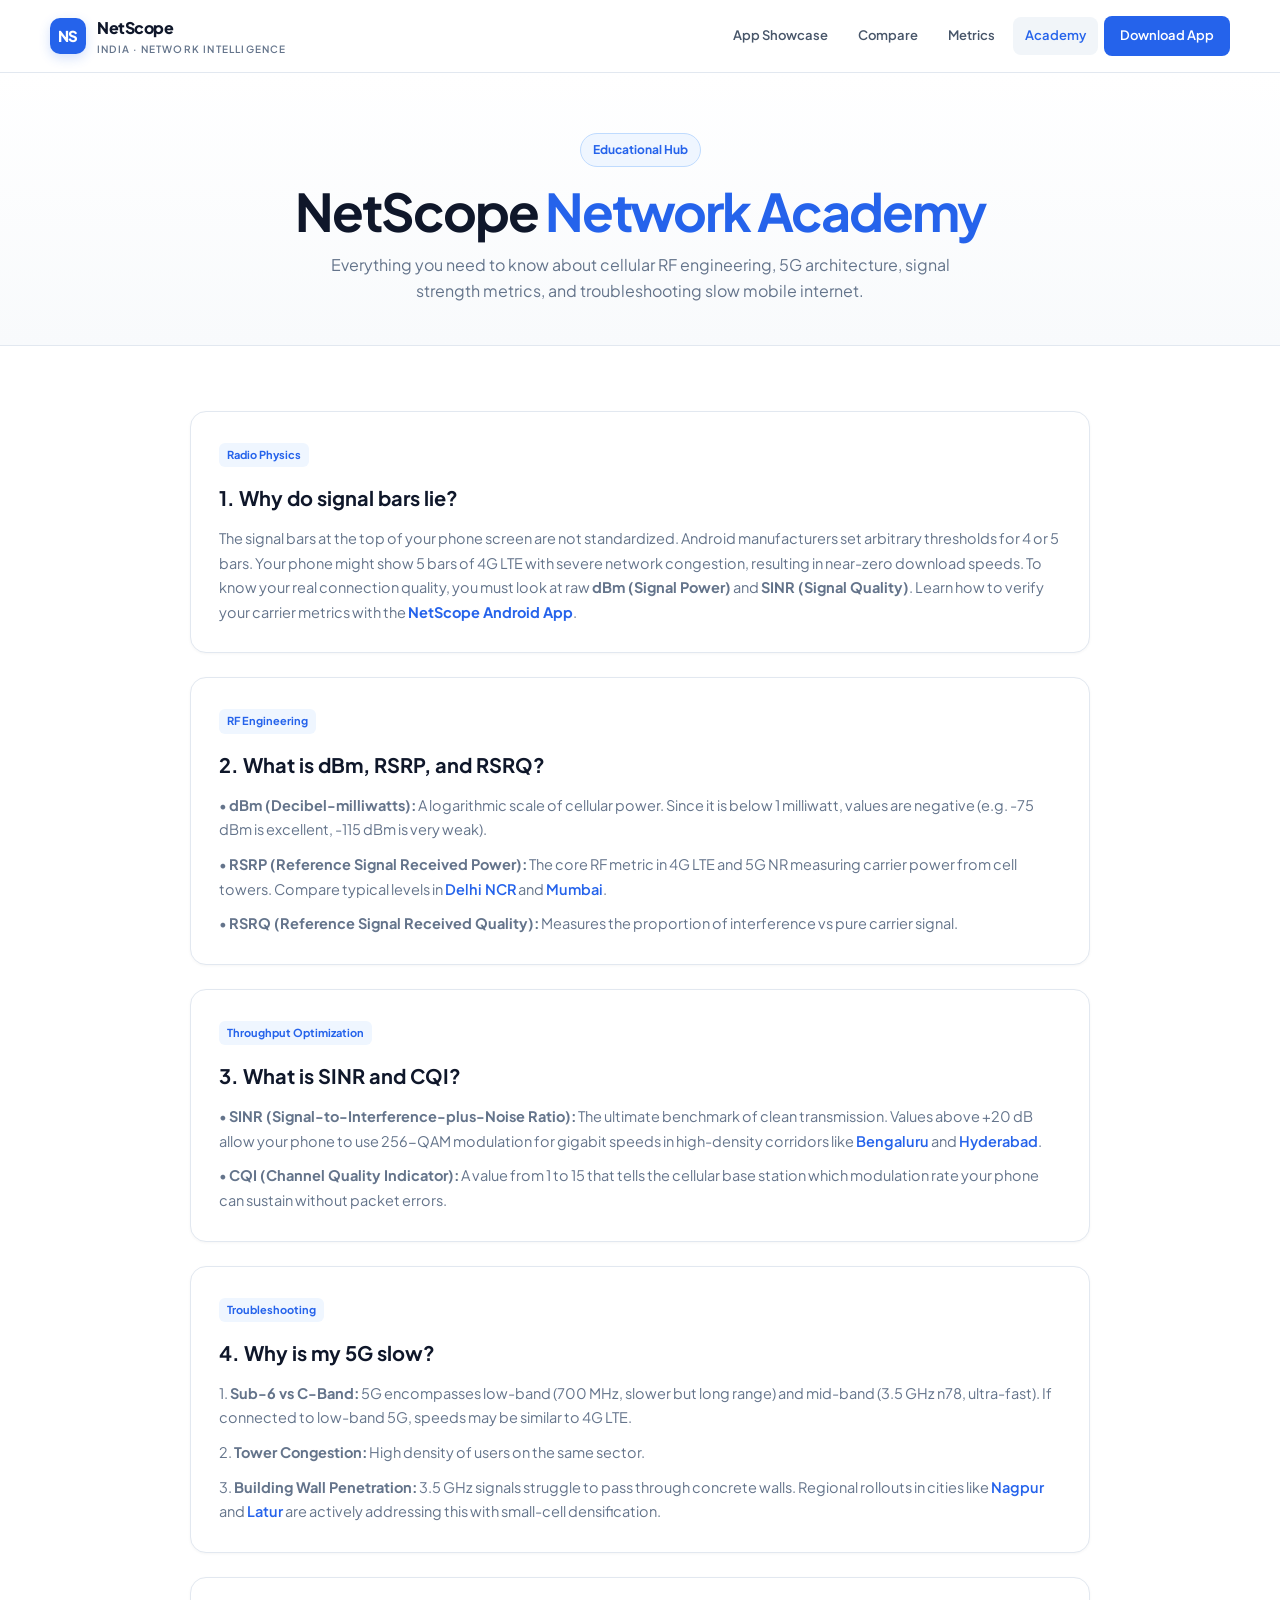
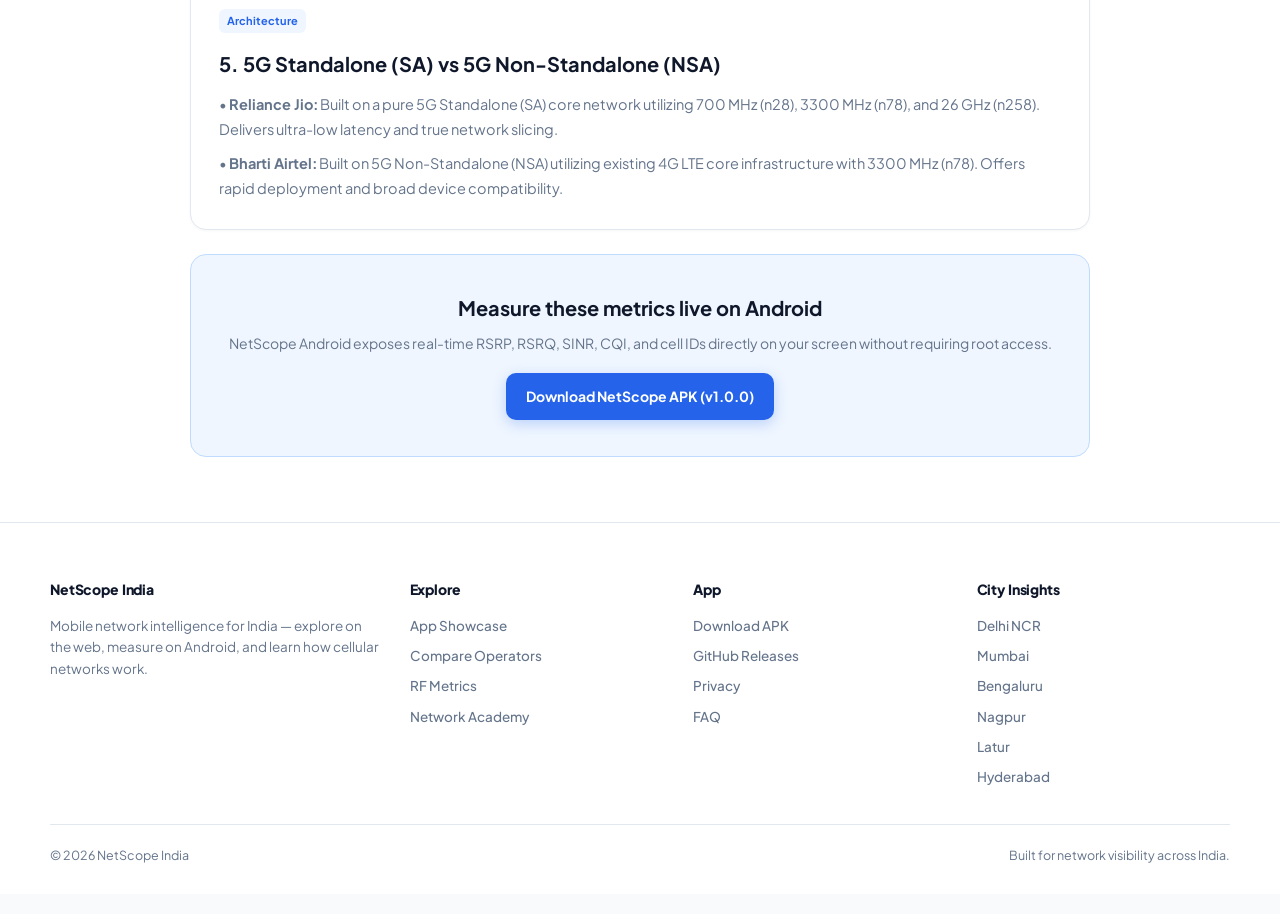
<file: academy.html>
<!doctype html>
<html lang="en">
<head>
  <meta charset="utf-8">
  <meta name="viewport" content="width=device-width, initial-scale=1">
  <title>Network Academy | Understanding dBm, RSRP, SINR & 5G SA vs NSA – NetScope India</title>
  <meta name="description" content="Comprehensive RF engineering guide: Learn what dBm, RSRP, RSRQ, SINR, and CQI mean. Understand why 5G is slow, 5G SA vs NSA, and optimize mobile internet in India.">
  <meta name="keywords" content="what is dBm, what is RSRP, what is SINR, why is my 5G slow, 5G SA vs NSA, check mobile signal strength, Jio 5G vs Airtel 5G, CQI channel quality, 4G LTE signal metrics">
  <meta name="author" content="NetScope India">
  <meta name="robots" content="index, follow">
  <meta name="theme-color" content="#2563eb">
  <link rel="canonical" href="https://bhavingarg121-glitch.github.io/NetScope/academy.html">
  <link rel="manifest" href="manifest.json">

  <meta property="og:type" content="article">
  <meta property="og:title" content="Network Academy | Understanding dBm, RSRP, SINR & 5G SA vs NSA">
  <meta property="og:description" content="Everything you need to know about cellular RF engineering, signal strength in dBm, RSRP, SINR, and 5G network architectures.">
  <meta property="og:url" content="https://bhavingarg121-glitch.github.io/NetScope/academy.html">
  <meta property="og:site_name" content="NetScope India">
  <meta property="og:locale" content="en_IN">

  <script type="application/ld+json">
  {
    "@context":"https://schema.org",
    "@graph":[
      {
        "@type":"TechArticle",
        "@id":"https://bhavingarg121-glitch.github.io/NetScope/academy.html#article",
        "headline":"Understanding Cellular Radio Metrics: dBm, RSRP, RSRQ, SINR & 5G Architecture",
        "description":"Comprehensive educational guide explaining mobile network metrics, RF signal parameters, and troubleshooting 5G performance in India.",
        "author":{"@type":"Organization","name":"NetScope India"},
        "publisher":{
          "@type":"Organization",
          "name":"NetScope India",
          "url":"https://bhavingarg121-glitch.github.io/NetScope/"
        },
        "datePublished":"2026-08-25",
        "dateModified":"2026-08-30",
        "inLanguage":"en-IN",
        "mainEntityOfPage":"https://bhavingarg121-glitch.github.io/NetScope/academy.html"
      },
      {
        "@type":"BreadcrumbList",
        "@id":"https://bhavingarg121-glitch.github.io/NetScope/academy.html#breadcrumb",
        "itemListElement":[
          {"@type":"ListItem","position":1,"name":"Home","item":"https://bhavingarg121-glitch.github.io/NetScope/"},
          {"@type":"ListItem","position":2,"name":"Network Academy","item":"https://bhavingarg121-glitch.github.io/NetScope/academy.html"}
        ]
      }
    ]
  }
  </script>

  <link rel="preconnect" href="https://fonts.googleapis.com">
  <link rel="preconnect" href="https://fonts.gstatic.com" crossorigin>
  <link href="https://fonts.googleapis.com/css2?family=Plus+Jakarta+Sans:wght@400;500;600;700;800&family=Inter:wght@400;500;600;700&family=JetBrains+Mono:wght@500;700&display=swap" rel="stylesheet">
  <link rel="stylesheet" href="style.css?v=1.1.0">
</head>
<body>

<header class="topbar">
  <div class="container nav">
    <a class="brand" href="index.html" aria-label="NetScope India home">
      <span class="brand-mark">NS</span>
      <span>NetScope <small>India · Network Intelligence</small></span>
    </a>
    <nav class="navlinks" id="navlinks">
      <a href="index.html#showcase">App Showcase</a>
      <a href="index.html#compare">Compare</a>
      <a href="index.html#metrics">Metrics</a>
      <a href="academy.html" class="active">Academy</a>
      <a href="download.html" class="nav-cta">Download App</a>
    </nav>
    <button class="menu" id="menu" aria-label="Open navigation">☰</button>
  </div>
</header>

<main>
  <section class="page-hero">
    <div class="container">
      <div class="eyebrow">Educational Hub</div>
      <h1 class="page-title">NetScope <span class="gradient">Network Academy</span></h1>
      <p class="page-subtitle">
        Everything you need to know about cellular RF engineering, 5G architecture, signal strength metrics, and troubleshooting slow mobile internet.
      </p>
    </div>
  </section>

  <section style="background:#ffffff;">
    <div class="container" style="max-width: 900px;">
      
      <div class="content-panel">
        <span class="card-badge">Radio Physics</span>
        <h2>1. Why do signal bars lie?</h2>
        <p>
          The signal bars at the top of your phone screen are not standardized. Android manufacturers set arbitrary thresholds for 4 or 5 bars. Your phone might show 5 bars of 4G LTE with severe network congestion, resulting in near-zero download speeds. To know your real connection quality, you must look at raw <strong>dBm (Signal Power)</strong> and <strong>SINR (Signal Quality)</strong>. Learn how to verify your carrier metrics with the <a href="download.html" style="color:var(--blue);font-weight:700;">NetScope Android App</a>.
        </p>
      </div>

      <div class="content-panel">
        <span class="card-badge">RF Engineering</span>
        <h2>2. What is dBm, RSRP, and RSRQ?</h2>
        <p style="margin-bottom:10px">
          • <strong>dBm (Decibel-milliwatts):</strong> A logarithmic scale of cellular power. Since it is below 1 milliwatt, values are negative (e.g. -75 dBm is excellent, -115 dBm is very weak).
        </p>
        <p style="margin-bottom:10px">
          • <strong>RSRP (Reference Signal Received Power):</strong> The core RF metric in 4G LTE and 5G NR measuring carrier power from cell towers. Compare typical levels in <a href="delhi.html" style="color:var(--blue);font-weight:600;">Delhi NCR</a> and <a href="mumbai.html" style="color:var(--blue);font-weight:600;">Mumbai</a>.
        </p>
        <p>
          • <strong>RSRQ (Reference Signal Received Quality):</strong> Measures the proportion of interference vs pure carrier signal.
        </p>
      </div>

      <div class="content-panel">
        <span class="card-badge">Throughput Optimization</span>
        <h2>3. What is SINR and CQI?</h2>
        <p style="margin-bottom:10px">
          • <strong>SINR (Signal-to-Interference-plus-Noise Ratio):</strong> The ultimate benchmark of clean transmission. Values above +20 dB allow your phone to use 256-QAM modulation for gigabit speeds in high-density corridors like <a href="bengaluru.html" style="color:var(--blue);font-weight:600;">Bengaluru</a> and <a href="hyderabad.html" style="color:var(--blue);font-weight:600;">Hyderabad</a>.
        </p>
        <p>
          • <strong>CQI (Channel Quality Indicator):</strong> A value from 1 to 15 that tells the cellular base station which modulation rate your phone can sustain without packet errors.
        </p>
      </div>

      <div class="content-panel">
        <span class="card-badge">Troubleshooting</span>
        <h2>4. Why is my 5G slow?</h2>
        <p style="margin-bottom:10px">
          1. <strong>Sub-6 vs C-Band:</strong> 5G encompasses low-band (700 MHz, slower but long range) and mid-band (3.5 GHz n78, ultra-fast). If connected to low-band 5G, speeds may be similar to 4G LTE.
        </p>
        <p style="margin-bottom:10px">
          2. <strong>Tower Congestion:</strong> High density of users on the same sector.
        </p>
        <p>
          3. <strong>Building Wall Penetration:</strong> 3.5 GHz signals struggle to pass through concrete walls. Regional rollouts in cities like <a href="nagpur.html" style="color:var(--blue);font-weight:600;">Nagpur</a> and <a href="latur.html" style="color:var(--blue);font-weight:600;">Latur</a> are actively addressing this with small-cell densification.
        </p>
      </div>

      <div class="content-panel">
        <span class="card-badge">Architecture</span>
        <h2>5. 5G Standalone (SA) vs 5G Non-Standalone (NSA)</h2>
        <p style="margin-bottom:10px">
          • <strong>Reliance Jio:</strong> Built on a pure 5G Standalone (SA) core network utilizing 700 MHz (n28), 3300 MHz (n78), and 26 GHz (n258). Delivers ultra-low latency and true network slicing.
        </p>
        <p>
          • <strong>Bharti Airtel:</strong> Built on 5G Non-Standalone (NSA) utilizing existing 4G LTE core infrastructure with 3300 MHz (n78). Offers rapid deployment and broad device compatibility.
        </p>
      </div>

      <div style="text-align: center; padding: 36px; background: var(--blue-bg); border-radius: var(--radius); border: 1px solid #bfdbfe;">
        <h3 style="font-size: 1.25rem; margin-bottom: 8px; color: var(--text);">Measure these metrics live on Android</h3>
        <p style="color: var(--muted); font-size: 14px; margin-bottom: 18px;">
          NetScope Android exposes real-time RSRP, RSRQ, SINR, CQI, and cell IDs directly on your screen without requiring root access.
        </p>
        <a href="download.html" class="btn btn-primary">
          <span>Download NetScope APK (v1.0.0)</span>
        </a>
      </div>

    </div>
  </section>
</main>

<!-- Sticky Mobile Funnel Action Pill -->
<div class="sticky-install-bar" id="stickyInstall">
  <span class="brand-mark" style="width:30px;height:30px;font-size:12px;border-radius:8px;flex-shrink:0;">NS</span>
  <div class="sticky-install-info">
    <strong>NetScope for Android</strong>
    <span>v1.0.0 · Free Cellular Analyzer</span>
  </div>
  <a href="https://github.com/bhavingarg121-glitch/net_scope/releases/download/v1.0.0/app-debug.apk" class="sticky-install-btn">
    Get APK
  </a>
</div>
<footer>
  <div class="container">
    <div class="footer-grid">
      <div>
        <h4>NetScope India</h4>
        <p>Mobile network intelligence for India — explore on the web, measure on Android, and learn how cellular networks work.</p>
      </div>
      <div>
        <h4>Explore</h4>
        <div class="footer-links-list">
          <a href="index.html#showcase">App Showcase</a>
          <a href="index.html#compare">Compare Operators</a>
          <a href="index.html#metrics">RF Metrics</a>
          <a href="academy.html">Network Academy</a>
        </div>
      </div>
      <div>
        <h4>App</h4>
        <div class="footer-links-list">
          <a href="download.html">Download APK</a>
          <a href="https://github.com/bhavingarg121-glitch/net_scope/releases" target="_blank" rel="noopener">GitHub Releases</a>
          <a href="privacy.html">Privacy</a>
          <a href="faq.html">FAQ</a>
        </div>
      </div>
      <div>
        <h4>City Insights</h4>
        <div class="footer-links-list">
          <a href="delhi.html">Delhi NCR</a>
          <a href="mumbai.html">Mumbai</a>
          <a href="bengaluru.html">Bengaluru</a>
          <a href="nagpur.html">Nagpur</a>
          <a href="latur.html">Latur</a>
          <a href="hyderabad.html">Hyderabad</a>
        </div>
      </div>
    </div>
    <div class="copyright">
      <span>© 2026 NetScope India</span>
      <span>Built for network visibility across India.</span>
    </div>
  </div>
</footer>

<script>
  const menu=document.getElementById('menu'), nav=document.getElementById('navlinks');
  if(menu && nav){
    menu.addEventListener('click',()=>nav.classList.toggle('open'));
    nav.querySelectorAll('a').forEach(a=>a.addEventListener('click',()=>nav.classList.remove('open')));
  }
  // Sticky Funnel Pill
  const stickyPill = document.getElementById('stickyInstall');
  if(stickyPill){
    window.addEventListener('scroll', () => {
      stickyPill.classList.toggle('visible', window.scrollY > 300);
    });
  }
</script>
</body>
</html>
</file>
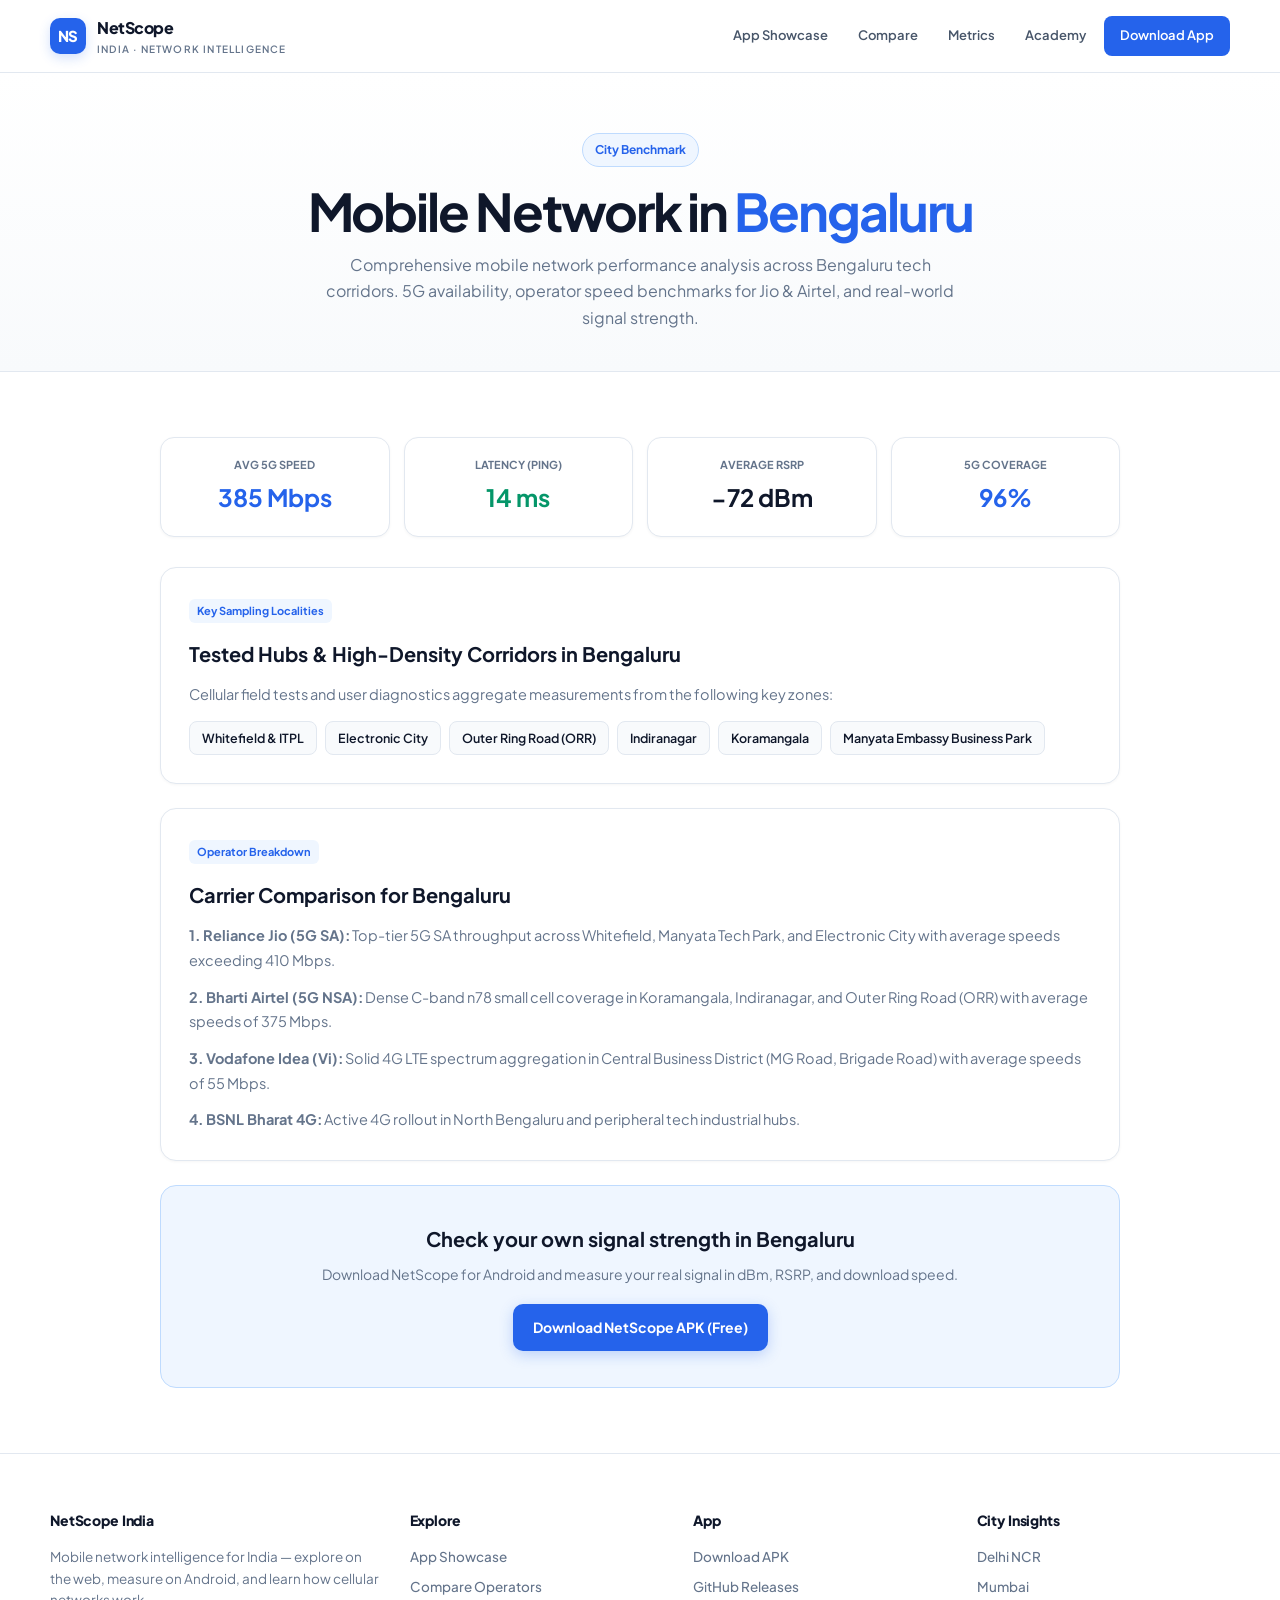
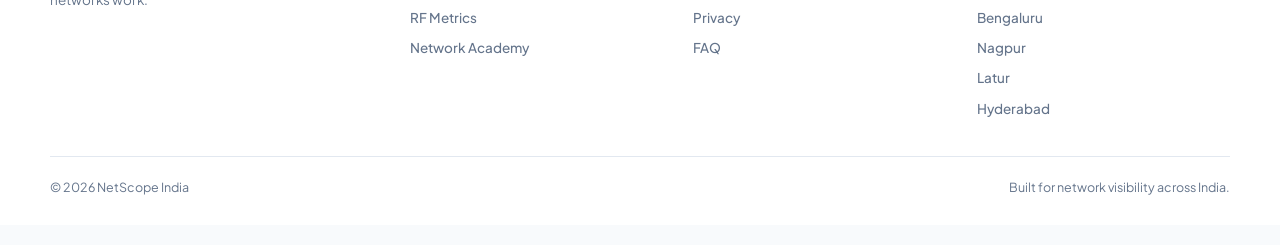
<file: bengaluru.html>
<!doctype html>
<html lang="en">
<head>
  <meta charset="utf-8">
  <meta name="viewport" content="width=device-width, initial-scale=1">
  <title>Mobile Network in Bengaluru, Karnataka | 5G Speed & Signal Strength – NetScope</title>
  <meta name="description" content="Comprehensive mobile network performance analysis across Bengaluru tech corridors. 5G availability, operator speed benchmarks for Jio & Airtel, and real-world signal strength.">
  <meta name="keywords" content="Bengaluru 5G speed test, mobile signal strength Bengaluru, Jio 5G Whitefield, Airtel 5G Electronic City, best network in Bangalore, Indiranagar signal, Koramangala 5G">
  <meta name="author" content="NetScope India">
  <meta name="robots" content="index, follow">
  <meta name="theme-color" content="#2563eb">
  <link rel="canonical" href="https://bhavingarg121-glitch.github.io/NetScope/bengaluru.html">
  <link rel="manifest" href="manifest.json">

  <meta property="og:type" content="article">
  <meta property="og:title" content="Mobile Network in Bengaluru | 5G Speed & Signal Strength">
  <meta property="og:description" content="Comprehensive mobile network performance analysis across Bengaluru tech corridors. 5G availability, operator speed benchmarks for Jio & Airtel, and real-world signal strength.">
  <meta property="og:url" content="https://bhavingarg121-glitch.github.io/NetScope/bengaluru.html">
  <meta property="og:site_name" content="NetScope India">
  <meta property="og:locale" content="en_IN">

  <script type="application/ld+json">
  {
    "@context":"https://schema.org",
    "@graph":[
      {
        "@type":"TechArticle",
        "@id":"https://bhavingarg121-glitch.github.io/NetScope/bengaluru.html#article",
        "headline":"Mobile Network Performance, 5G Availability and Signal Strength in Bengaluru",
        "description":"Comprehensive mobile network performance analysis across Bengaluru tech corridors. 5G availability, operator speed benchmarks for Jio & Airtel, and real-world signal strength.",
        "author":{"@type":"Organization","name":"NetScope India"},
        "publisher":{"@type":"Organization","name":"NetScope India","url":"https://bhavingarg121-glitch.github.io/NetScope/"},
        "datePublished":"2026-08-25",
        "dateModified":"2026-08-30",
        "inLanguage":"en-IN",
        "mainEntityOfPage":"https://bhavingarg121-glitch.github.io/NetScope/bengaluru.html"
      },
      {
        "@type":"Place",
        "@id":"https://bhavingarg121-glitch.github.io/NetScope/bengaluru.html#place",
        "name":"Bengaluru",
        "address":{
          "@type":"PostalAddress",
          "addressLocality":"Bengaluru",
          "addressRegion":"Karnataka",
          "addressCountry":"IN"
        }
      },
      {
        "@type":"BreadcrumbList",
        "@id":"https://bhavingarg121-glitch.github.io/NetScope/bengaluru.html#breadcrumb",
        "itemListElement":[
          {"@type":"ListItem","position":1,"name":"Home","item":"https://bhavingarg121-glitch.github.io/NetScope/"},
          {"@type":"ListItem","position":2,"name":"City Reports","item":"https://bhavingarg121-glitch.github.io/NetScope/index.html#cities"},
          {"@type":"ListItem","position":3,"name":"Bengaluru","item":"https://bhavingarg121-glitch.github.io/NetScope/bengaluru.html"}
        ]
      }
    ]
  }
  </script>

  <link rel="preconnect" href="https://fonts.googleapis.com">
  <link rel="preconnect" href="https://fonts.gstatic.com" crossorigin>
  <link href="https://fonts.googleapis.com/css2?family=Plus+Jakarta+Sans:wght@400;500;600;700;800&family=Inter:wght@400;500;600;700&family=JetBrains+Mono:wght@500;700&display=swap" rel="stylesheet">
  <link rel="stylesheet" href="style.css?v=1.1.0">
</head>
<body>

<header class="topbar">
  <div class="container nav">
    <a class="brand" href="index.html" aria-label="NetScope India home">
      <span class="brand-mark">NS</span>
      <span>NetScope <small>India · Network Intelligence</small></span>
    </a>
    <nav class="navlinks" id="navlinks">
      <a href="index.html#showcase">App Showcase</a>
      <a href="index.html#compare">Compare</a>
      <a href="index.html#metrics">Metrics</a>
      <a href="academy.html">Academy</a>
      <a href="download.html" class="nav-cta">Download App</a>
    </nav>
    <button class="menu" id="menu" aria-label="Open navigation">☰</button>
  </div>
</header>

<main>
  <section class="page-hero">
    <div class="container">
      <div class="eyebrow">City Benchmark</div>
      <h1 class="page-title">Mobile Network in <span class="gradient">Bengaluru</span></h1>
      <p class="page-subtitle">
        Comprehensive mobile network performance analysis across Bengaluru tech corridors. 5G availability, operator speed benchmarks for Jio & Airtel, and real-world signal strength.
      </p>
    </div>
  </section>

  <section style="background:#ffffff;">
    <div class="container" style="max-width: 960px;">
      
      <!-- Quick Stats Grid -->
      <div class="city-stat-grid">
        <div class="city-stat-box">
          <span>Avg 5G Speed</span>
          <b style="color:var(--blue);">385 Mbps</b>
        </div>
        <div class="city-stat-box">
          <span>Latency (Ping)</span>
          <b style="color:var(--green);">14 ms</b>
        </div>
        <div class="city-stat-box">
          <span>Average RSRP</span>
          <b style="color:var(--text);">−72 dBm</b>
        </div>
        <div class="city-stat-box">
          <span>5G Coverage</span>
          <b style="color:var(--blue);">96%</b>
        </div>
      </div>

      <!-- Key Localities Sampled -->
      <div class="content-panel">
        <span class="card-badge">Key Sampling Localities</span>
        <h2>Tested Hubs & High-Density Corridors in Bengaluru</h2>
        <p style="margin-bottom:14px;">Cellular field tests and user diagnostics aggregate measurements from the following key zones:</p>
        <div style="display:flex;gap:8px;flex-wrap:wrap;">
          <span style='background:var(--bg2);border:1px solid var(--line);padding:6px 12px;border-radius:8px;font-size:12.5px;font-weight:600;'>Whitefield & ITPL</span>
          <span style='background:var(--bg2);border:1px solid var(--line);padding:6px 12px;border-radius:8px;font-size:12.5px;font-weight:600;'>Electronic City</span>
          <span style='background:var(--bg2);border:1px solid var(--line);padding:6px 12px;border-radius:8px;font-size:12.5px;font-weight:600;'>Outer Ring Road (ORR)</span>
          <span style='background:var(--bg2);border:1px solid var(--line);padding:6px 12px;border-radius:8px;font-size:12.5px;font-weight:600;'>Indiranagar</span>
          <span style='background:var(--bg2);border:1px solid var(--line);padding:6px 12px;border-radius:8px;font-size:12.5px;font-weight:600;'>Koramangala</span>
          <span style='background:var(--bg2);border:1px solid var(--line);padding:6px 12px;border-radius:8px;font-size:12.5px;font-weight:600;'>Manyata Embassy Business Park</span>
        </div>
      </div>

      <!-- Operator Breakdown -->
      <div class="content-panel">
        <span class="card-badge">Operator Breakdown</span>
        <h2>Carrier Comparison for Bengaluru</h2>
        <p style="margin-bottom:12px;">
          <strong>1. Reliance Jio (5G SA):</strong> Top-tier 5G SA throughput across Whitefield, Manyata Tech Park, and Electronic City with average speeds exceeding 410 Mbps.
        </p>
        <p style="margin-bottom:12px;">
          <strong>2. Bharti Airtel (5G NSA):</strong> Dense C-band n78 small cell coverage in Koramangala, Indiranagar, and Outer Ring Road (ORR) with average speeds of 375 Mbps.
        </p>
        <p style="margin-bottom:12px;">
          <strong>3. Vodafone Idea (Vi):</strong> Solid 4G LTE spectrum aggregation in Central Business District (MG Road, Brigade Road) with average speeds of 55 Mbps.
        </p>
        <p>
          <strong>4. BSNL Bharat 4G:</strong> Active 4G rollout in North Bengaluru and peripheral tech industrial hubs.
        </p>
      </div>

      <!-- Live Diagnosis CTA -->
      <div style="text-align: center; padding: 36px; background: var(--blue-bg); border-radius: var(--radius); border: 1px solid #bfdbfe;">
        <h3 style="font-size: 1.25rem; margin-bottom: 8px; color: var(--text);">Check your own signal strength in Bengaluru</h3>
        <p style="color: var(--muted); font-size: 14px; margin-bottom: 18px;">
          Download NetScope for Android and measure your real signal in dBm, RSRP, and download speed.
        </p>
        <a href="download.html" class="btn btn-primary">
          <span>Download NetScope APK (Free)</span>
        </a>
      </div>

    </div>
  </section>
</main>

<!-- Sticky Mobile Funnel Action Pill -->
<div class="sticky-install-bar" id="stickyInstall">
  <span class="brand-mark" style="width:30px;height:30px;font-size:12px;border-radius:8px;flex-shrink:0;">NS</span>
  <div class="sticky-install-info">
    <strong>NetScope for Android</strong>
    <span>v1.0.0 · Free Cellular Analyzer</span>
  </div>
  <a href="https://github.com/bhavingarg121-glitch/net_scope/releases/download/v1.0.0/app-debug.apk" class="sticky-install-btn">
    Get APK
  </a>
</div>
<footer>
  <div class="container">
    <div class="footer-grid">
      <div>
        <h4>NetScope India</h4>
        <p>Mobile network intelligence for India — explore on the web, measure on Android, and learn how cellular networks work.</p>
      </div>
      <div>
        <h4>Explore</h4>
        <div class="footer-links-list">
          <a href="index.html#showcase">App Showcase</a>
          <a href="index.html#compare">Compare Operators</a>
          <a href="index.html#metrics">RF Metrics</a>
          <a href="academy.html">Network Academy</a>
        </div>
      </div>
      <div>
        <h4>App</h4>
        <div class="footer-links-list">
          <a href="download.html">Download APK</a>
          <a href="https://github.com/bhavingarg121-glitch/net_scope/releases" target="_blank" rel="noopener">GitHub Releases</a>
          <a href="privacy.html">Privacy</a>
          <a href="faq.html">FAQ</a>
        </div>
      </div>
      <div>
        <h4>City Insights</h4>
        <div class="footer-links-list">
          <a href="delhi.html">Delhi NCR</a>
          <a href="mumbai.html">Mumbai</a>
          <a href="bengaluru.html">Bengaluru</a>
          <a href="nagpur.html">Nagpur</a>
          <a href="latur.html">Latur</a>
          <a href="hyderabad.html">Hyderabad</a>
        </div>
      </div>
    </div>
    <div class="copyright">
      <span>© 2026 NetScope India</span>
      <span>Built for network visibility across India.</span>
    </div>
  </div>
</footer>

<script>
  const menu=document.getElementById('menu'), nav=document.getElementById('navlinks');
  if(menu && nav){
    menu.addEventListener('click',()=>nav.classList.toggle('open'));
    nav.querySelectorAll('a').forEach(a=>a.addEventListener('click',()=>nav.classList.remove('open')));
  }
  // Sticky Funnel Pill
  const stickyPill = document.getElementById('stickyInstall');
  if(stickyPill){
    window.addEventListener('scroll', () => {
      stickyPill.classList.toggle('visible', window.scrollY > 300);
    });
  }
</script>
</body>
</html>
</file>
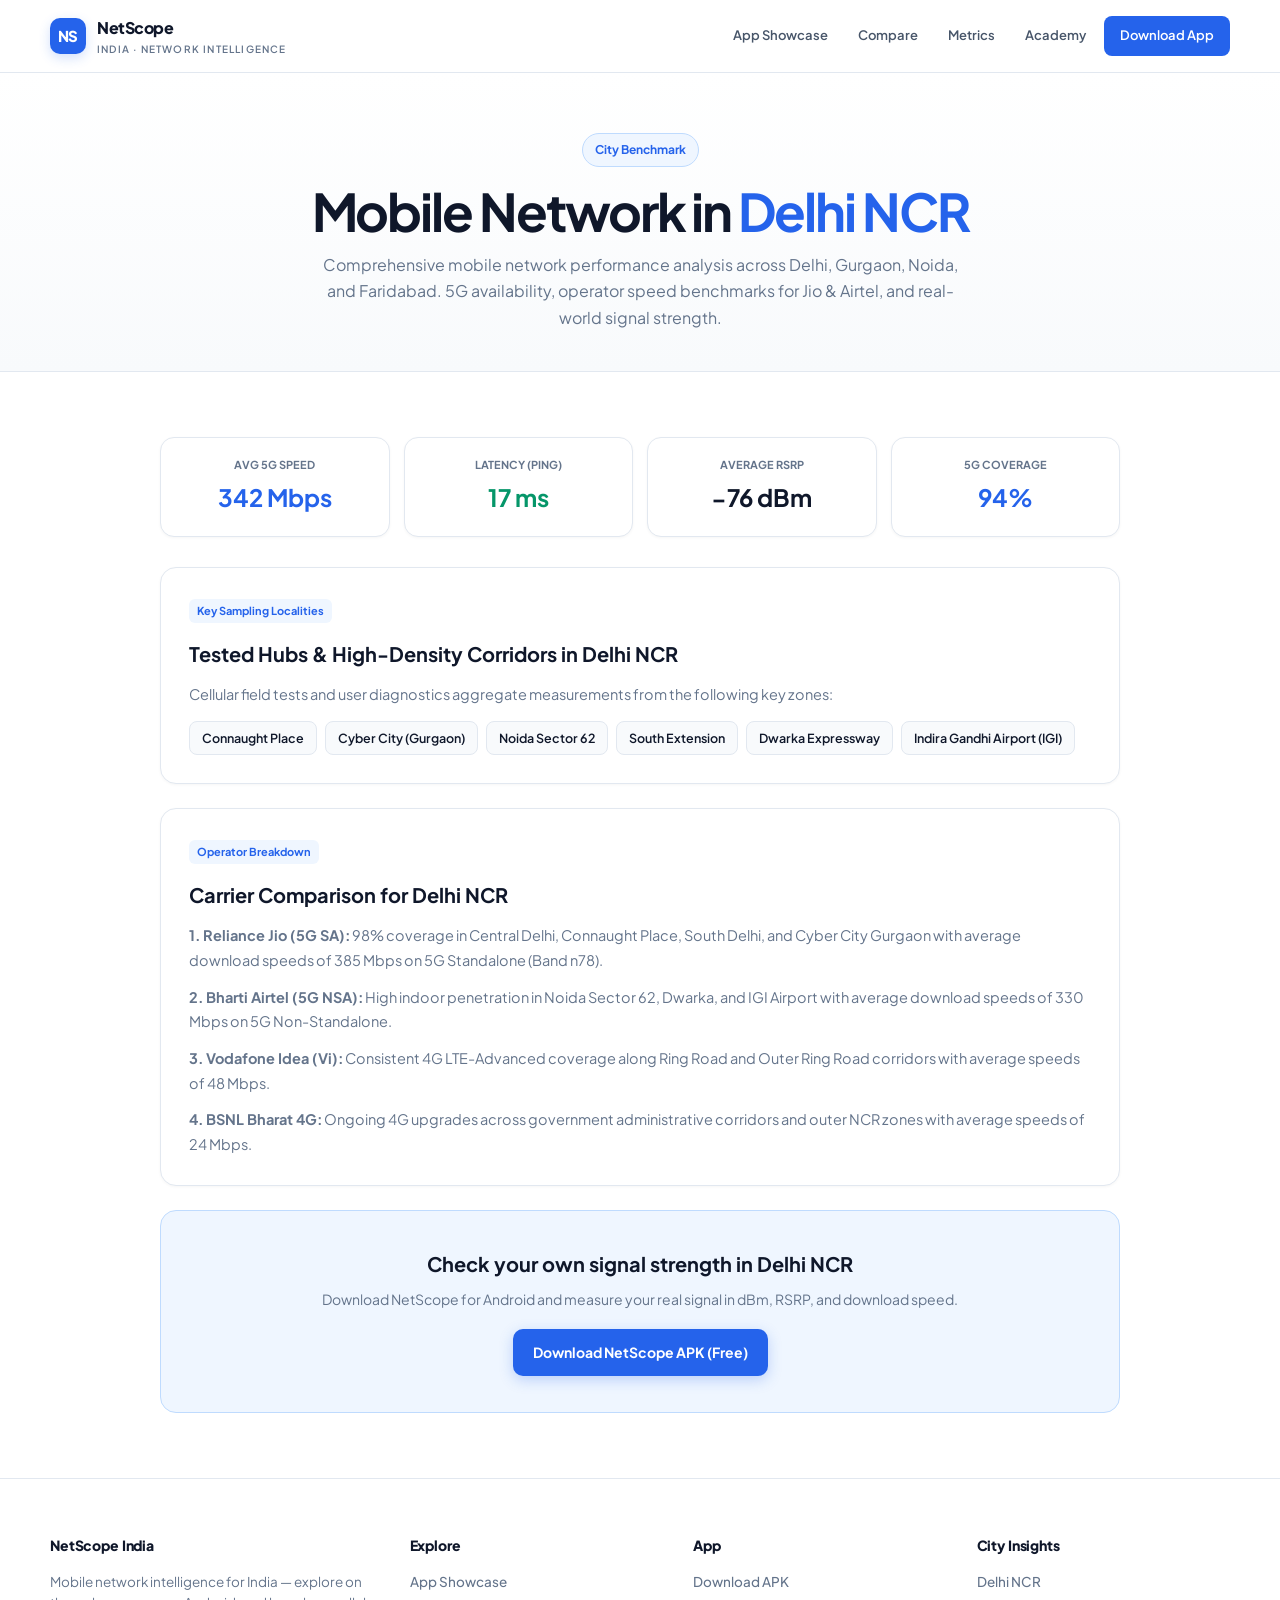
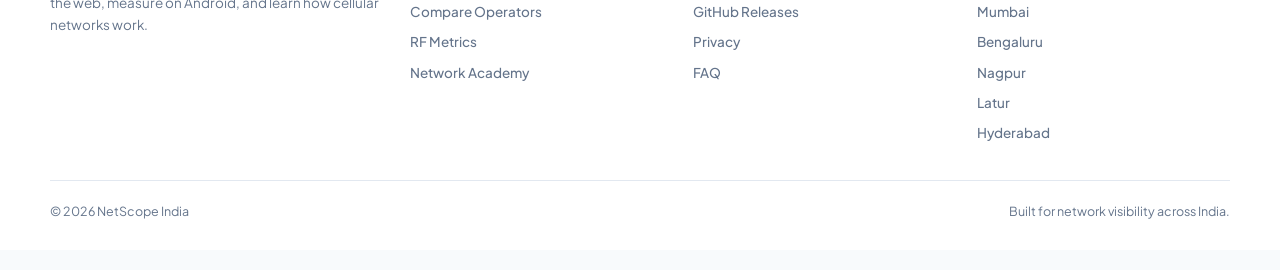
<file: delhi.html>
<!doctype html>
<html lang="en">
<head>
  <meta charset="utf-8">
  <meta name="viewport" content="width=device-width, initial-scale=1">
  <title>Mobile Network in Delhi NCR, National Capital Region | 5G Speed & Signal Strength – NetScope</title>
  <meta name="description" content="Comprehensive mobile network performance analysis across Delhi, Gurgaon, Noida, and Faridabad. 5G availability, operator speed benchmarks for Jio & Airtel, and real-world signal strength.">
  <meta name="keywords" content="Delhi 5G speed test, mobile signal strength Delhi NCR, Jio 5G Gurgaon, Airtel 5G Noida, best network in Delhi, Connaught Place 5G, Cyber Hub signal">
  <meta name="author" content="NetScope India">
  <meta name="robots" content="index, follow">
  <meta name="theme-color" content="#2563eb">
  <link rel="canonical" href="https://bhavingarg121-glitch.github.io/NetScope/delhi.html">
  <link rel="manifest" href="manifest.json">

  <meta property="og:type" content="article">
  <meta property="og:title" content="Mobile Network in Delhi NCR | 5G Speed & Signal Strength">
  <meta property="og:description" content="Comprehensive mobile network performance analysis across Delhi, Gurgaon, Noida, and Faridabad. 5G availability, operator speed benchmarks for Jio & Airtel, and real-world signal strength.">
  <meta property="og:url" content="https://bhavingarg121-glitch.github.io/NetScope/delhi.html">
  <meta property="og:site_name" content="NetScope India">
  <meta property="og:locale" content="en_IN">

  <script type="application/ld+json">
  {
    "@context":"https://schema.org",
    "@graph":[
      {
        "@type":"TechArticle",
        "@id":"https://bhavingarg121-glitch.github.io/NetScope/delhi.html#article",
        "headline":"Mobile Network Performance, 5G Availability and Signal Strength in Delhi NCR",
        "description":"Comprehensive mobile network performance analysis across Delhi, Gurgaon, Noida, and Faridabad. 5G availability, operator speed benchmarks for Jio & Airtel, and real-world signal strength.",
        "author":{"@type":"Organization","name":"NetScope India"},
        "publisher":{"@type":"Organization","name":"NetScope India","url":"https://bhavingarg121-glitch.github.io/NetScope/"},
        "datePublished":"2026-08-25",
        "dateModified":"2026-08-30",
        "inLanguage":"en-IN",
        "mainEntityOfPage":"https://bhavingarg121-glitch.github.io/NetScope/delhi.html"
      },
      {
        "@type":"Place",
        "@id":"https://bhavingarg121-glitch.github.io/NetScope/delhi.html#place",
        "name":"Delhi NCR",
        "address":{
          "@type":"PostalAddress",
          "addressLocality":"Delhi NCR",
          "addressRegion":"National Capital Region",
          "addressCountry":"IN"
        }
      },
      {
        "@type":"BreadcrumbList",
        "@id":"https://bhavingarg121-glitch.github.io/NetScope/delhi.html#breadcrumb",
        "itemListElement":[
          {"@type":"ListItem","position":1,"name":"Home","item":"https://bhavingarg121-glitch.github.io/NetScope/"},
          {"@type":"ListItem","position":2,"name":"City Reports","item":"https://bhavingarg121-glitch.github.io/NetScope/index.html#cities"},
          {"@type":"ListItem","position":3,"name":"Delhi NCR","item":"https://bhavingarg121-glitch.github.io/NetScope/delhi.html"}
        ]
      }
    ]
  }
  </script>

  <link rel="preconnect" href="https://fonts.googleapis.com">
  <link rel="preconnect" href="https://fonts.gstatic.com" crossorigin>
  <link href="https://fonts.googleapis.com/css2?family=Plus+Jakarta+Sans:wght@400;500;600;700;800&family=Inter:wght@400;500;600;700&family=JetBrains+Mono:wght@500;700&display=swap" rel="stylesheet">
  <link rel="stylesheet" href="style.css?v=1.1.0">
</head>
<body>

<header class="topbar">
  <div class="container nav">
    <a class="brand" href="index.html" aria-label="NetScope India home">
      <span class="brand-mark">NS</span>
      <span>NetScope <small>India · Network Intelligence</small></span>
    </a>
    <nav class="navlinks" id="navlinks">
      <a href="index.html#showcase">App Showcase</a>
      <a href="index.html#compare">Compare</a>
      <a href="index.html#metrics">Metrics</a>
      <a href="academy.html">Academy</a>
      <a href="download.html" class="nav-cta">Download App</a>
    </nav>
    <button class="menu" id="menu" aria-label="Open navigation">☰</button>
  </div>
</header>

<main>
  <section class="page-hero">
    <div class="container">
      <div class="eyebrow">City Benchmark</div>
      <h1 class="page-title">Mobile Network in <span class="gradient">Delhi NCR</span></h1>
      <p class="page-subtitle">
        Comprehensive mobile network performance analysis across Delhi, Gurgaon, Noida, and Faridabad. 5G availability, operator speed benchmarks for Jio & Airtel, and real-world signal strength.
      </p>
    </div>
  </section>

  <section style="background:#ffffff;">
    <div class="container" style="max-width: 960px;">
      
      <!-- Quick Stats Grid -->
      <div class="city-stat-grid">
        <div class="city-stat-box">
          <span>Avg 5G Speed</span>
          <b style="color:var(--blue);">342 Mbps</b>
        </div>
        <div class="city-stat-box">
          <span>Latency (Ping)</span>
          <b style="color:var(--green);">17 ms</b>
        </div>
        <div class="city-stat-box">
          <span>Average RSRP</span>
          <b style="color:var(--text);">−76 dBm</b>
        </div>
        <div class="city-stat-box">
          <span>5G Coverage</span>
          <b style="color:var(--blue);">94%</b>
        </div>
      </div>

      <!-- Key Localities Sampled -->
      <div class="content-panel">
        <span class="card-badge">Key Sampling Localities</span>
        <h2>Tested Hubs & High-Density Corridors in Delhi NCR</h2>
        <p style="margin-bottom:14px;">Cellular field tests and user diagnostics aggregate measurements from the following key zones:</p>
        <div style="display:flex;gap:8px;flex-wrap:wrap;">
          <span style='background:var(--bg2);border:1px solid var(--line);padding:6px 12px;border-radius:8px;font-size:12.5px;font-weight:600;'>Connaught Place</span>
          <span style='background:var(--bg2);border:1px solid var(--line);padding:6px 12px;border-radius:8px;font-size:12.5px;font-weight:600;'>Cyber City (Gurgaon)</span>
          <span style='background:var(--bg2);border:1px solid var(--line);padding:6px 12px;border-radius:8px;font-size:12.5px;font-weight:600;'>Noida Sector 62</span>
          <span style='background:var(--bg2);border:1px solid var(--line);padding:6px 12px;border-radius:8px;font-size:12.5px;font-weight:600;'>South Extension</span>
          <span style='background:var(--bg2);border:1px solid var(--line);padding:6px 12px;border-radius:8px;font-size:12.5px;font-weight:600;'>Dwarka Expressway</span>
          <span style='background:var(--bg2);border:1px solid var(--line);padding:6px 12px;border-radius:8px;font-size:12.5px;font-weight:600;'>Indira Gandhi Airport (IGI)</span>
        </div>
      </div>

      <!-- Operator Breakdown -->
      <div class="content-panel">
        <span class="card-badge">Operator Breakdown</span>
        <h2>Carrier Comparison for Delhi NCR</h2>
        <p style="margin-bottom:12px;">
          <strong>1. Reliance Jio (5G SA):</strong> 98% coverage in Central Delhi, Connaught Place, South Delhi, and Cyber City Gurgaon with average download speeds of 385 Mbps on 5G Standalone (Band n78).
        </p>
        <p style="margin-bottom:12px;">
          <strong>2. Bharti Airtel (5G NSA):</strong> High indoor penetration in Noida Sector 62, Dwarka, and IGI Airport with average download speeds of 330 Mbps on 5G Non-Standalone.
        </p>
        <p style="margin-bottom:12px;">
          <strong>3. Vodafone Idea (Vi):</strong> Consistent 4G LTE-Advanced coverage along Ring Road and Outer Ring Road corridors with average speeds of 48 Mbps.
        </p>
        <p>
          <strong>4. BSNL Bharat 4G:</strong> Ongoing 4G upgrades across government administrative corridors and outer NCR zones with average speeds of 24 Mbps.
        </p>
      </div>

      <!-- Live Diagnosis CTA -->
      <div style="text-align: center; padding: 36px; background: var(--blue-bg); border-radius: var(--radius); border: 1px solid #bfdbfe;">
        <h3 style="font-size: 1.25rem; margin-bottom: 8px; color: var(--text);">Check your own signal strength in Delhi NCR</h3>
        <p style="color: var(--muted); font-size: 14px; margin-bottom: 18px;">
          Download NetScope for Android and measure your real signal in dBm, RSRP, and download speed.
        </p>
        <a href="download.html" class="btn btn-primary">
          <span>Download NetScope APK (Free)</span>
        </a>
      </div>

    </div>
  </section>
</main>

<!-- Sticky Mobile Funnel Action Pill -->
<div class="sticky-install-bar" id="stickyInstall">
  <span class="brand-mark" style="width:30px;height:30px;font-size:12px;border-radius:8px;flex-shrink:0;">NS</span>
  <div class="sticky-install-info">
    <strong>NetScope for Android</strong>
    <span>v1.0.0 · Free Cellular Analyzer</span>
  </div>
  <a href="https://github.com/bhavingarg121-glitch/net_scope/releases/download/v1.0.0/app-debug.apk" class="sticky-install-btn">
    Get APK
  </a>
</div>
<footer>
  <div class="container">
    <div class="footer-grid">
      <div>
        <h4>NetScope India</h4>
        <p>Mobile network intelligence for India — explore on the web, measure on Android, and learn how cellular networks work.</p>
      </div>
      <div>
        <h4>Explore</h4>
        <div class="footer-links-list">
          <a href="index.html#showcase">App Showcase</a>
          <a href="index.html#compare">Compare Operators</a>
          <a href="index.html#metrics">RF Metrics</a>
          <a href="academy.html">Network Academy</a>
        </div>
      </div>
      <div>
        <h4>App</h4>
        <div class="footer-links-list">
          <a href="download.html">Download APK</a>
          <a href="https://github.com/bhavingarg121-glitch/net_scope/releases" target="_blank" rel="noopener">GitHub Releases</a>
          <a href="privacy.html">Privacy</a>
          <a href="faq.html">FAQ</a>
        </div>
      </div>
      <div>
        <h4>City Insights</h4>
        <div class="footer-links-list">
          <a href="delhi.html">Delhi NCR</a>
          <a href="mumbai.html">Mumbai</a>
          <a href="bengaluru.html">Bengaluru</a>
          <a href="nagpur.html">Nagpur</a>
          <a href="latur.html">Latur</a>
          <a href="hyderabad.html">Hyderabad</a>
        </div>
      </div>
    </div>
    <div class="copyright">
      <span>© 2026 NetScope India</span>
      <span>Built for network visibility across India.</span>
    </div>
  </div>
</footer>

<script>
  const menu=document.getElementById('menu'), nav=document.getElementById('navlinks');
  if(menu && nav){
    menu.addEventListener('click',()=>nav.classList.toggle('open'));
    nav.querySelectorAll('a').forEach(a=>a.addEventListener('click',()=>nav.classList.remove('open')));
  }
  // Sticky Funnel Pill
  const stickyPill = document.getElementById('stickyInstall');
  if(stickyPill){
    window.addEventListener('scroll', () => {
      stickyPill.classList.toggle('visible', window.scrollY > 300);
    });
  }
</script>
</body>
</html>
</file>
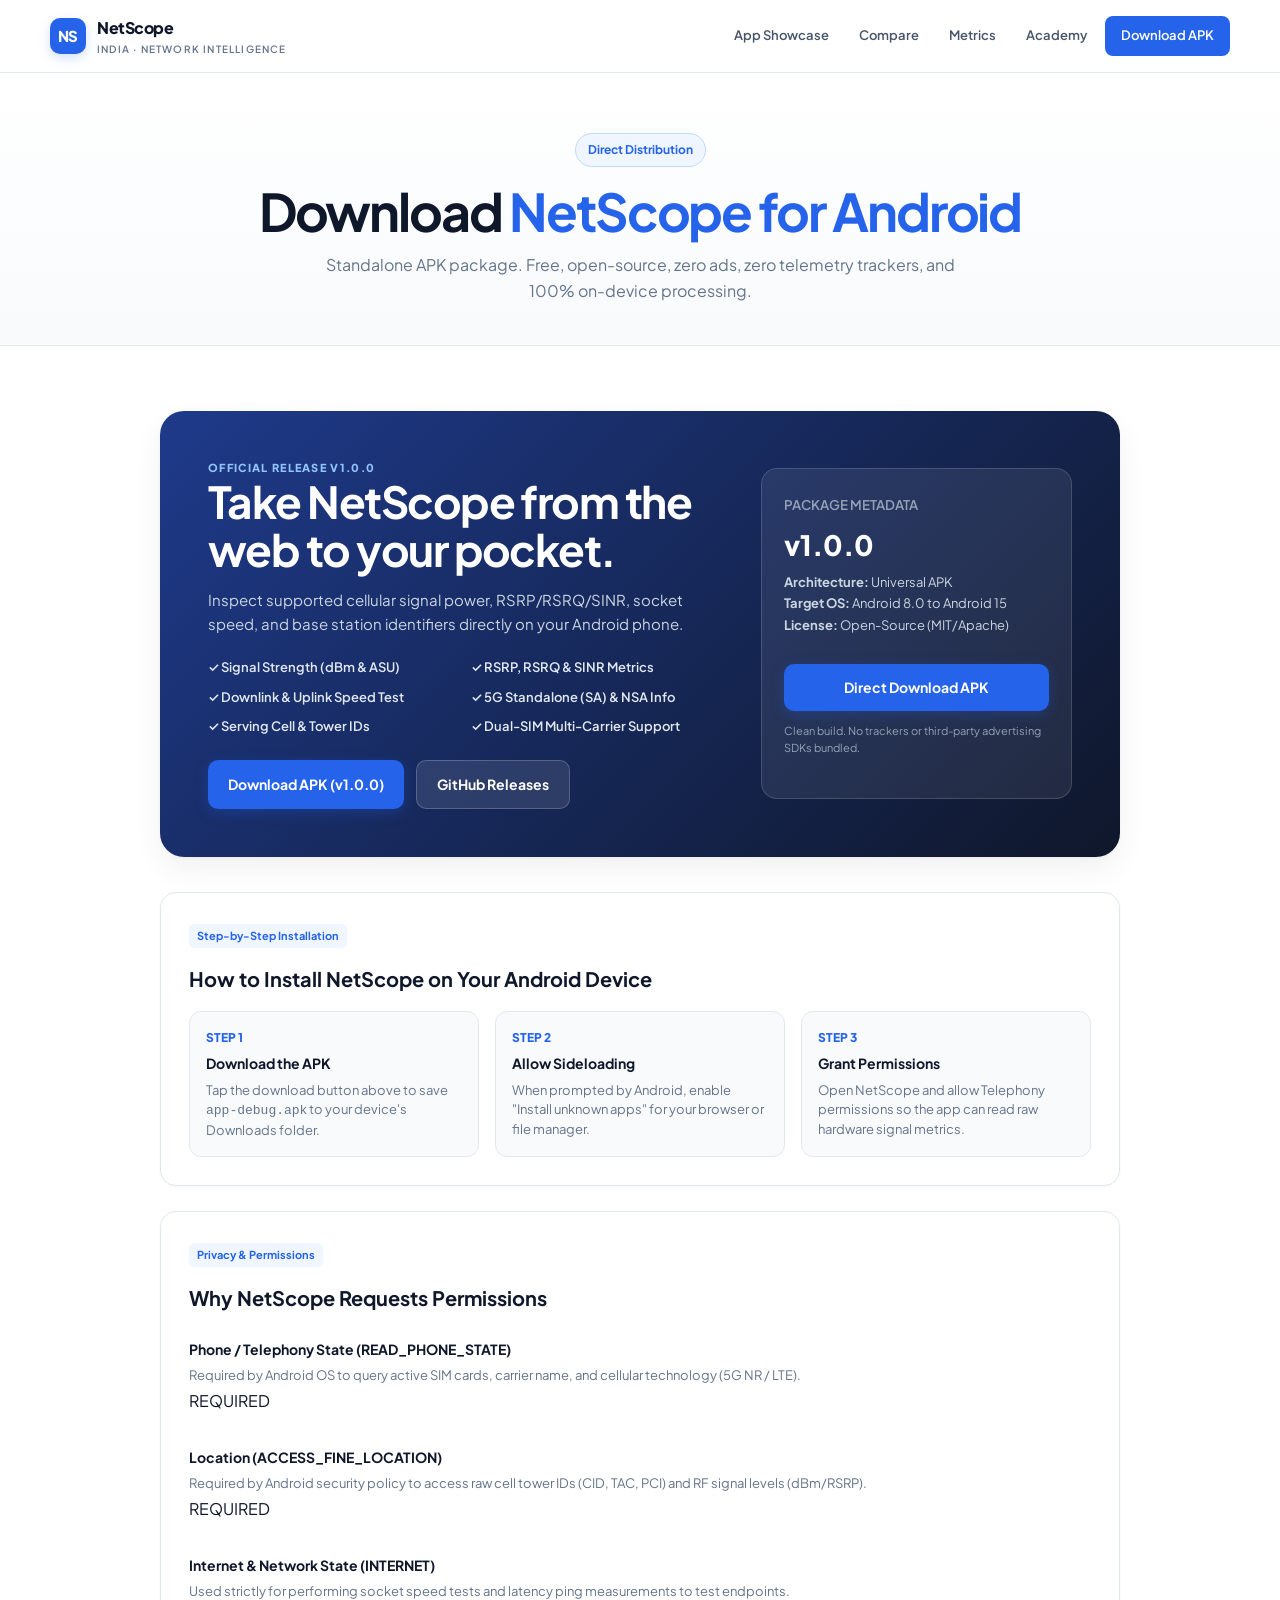
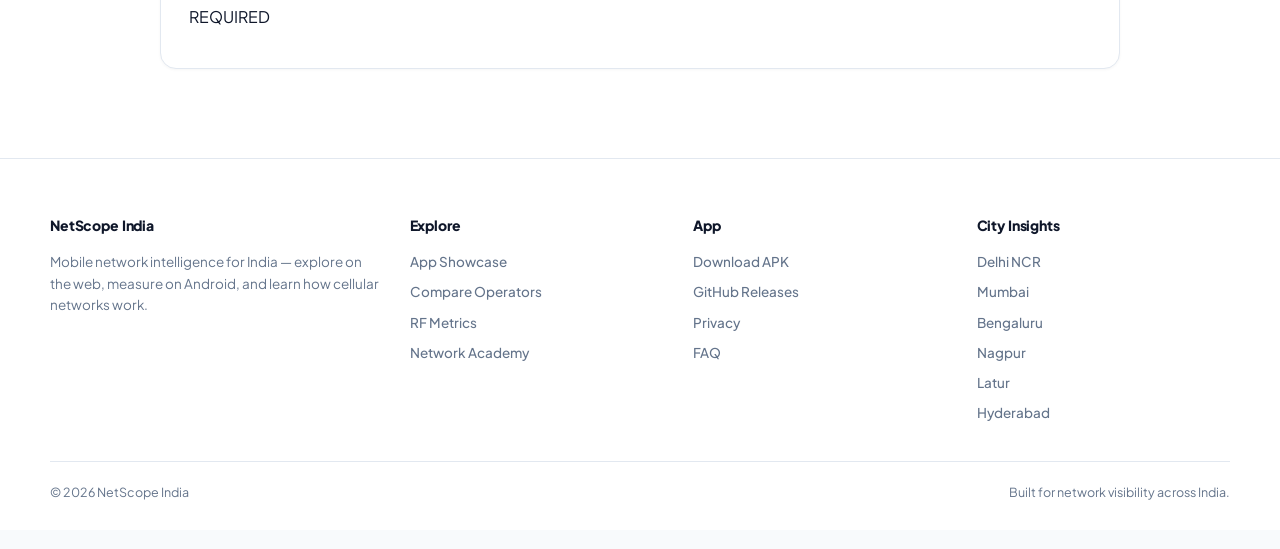
<file: download.html>
<!doctype html>
<html lang="en">
<head>
  <meta charset="utf-8">
  <meta name="viewport" content="width=device-width, initial-scale=1">
  <title>Download NetScope Android APK | Free & Open Source Mobile Network Analyzer</title>
  <meta name="description" content="Download NetScope Android APK (v1.0.0) directly. Free, open-source cellular signal and speed diagnostic app for Android 8.0+. Zero ads, zero trackers, and direct GitHub releases.">
  <meta name="keywords" content="download NetScope APK, NetScope Android download, mobile network analyzer APK, 5G signal check APK India, NetScope GitHub release">
  <meta name="author" content="NetScope India">
  <meta name="robots" content="index, follow">
  <meta name="theme-color" content="#2563eb">
  <link rel="canonical" href="https://bhavingarg121-glitch.github.io/NetScope/download.html">
  <link rel="manifest" href="manifest.json">

  <meta property="og:type" content="website">
  <meta property="og:title" content="Download NetScope Android APK | Free & Open Source">
  <meta property="og:description" content="Download NetScope Android APK (v1.0.0) directly. Free, open-source cellular signal and speed diagnostic app for Android.">
  <meta property="og:url" content="https://bhavingarg121-glitch.github.io/NetScope/download.html">
  <meta property="og:site_name" content="NetScope India">
  <meta property="og:locale" content="en_IN">

  <script type="application/ld+json">
  {
    "@context":"https://schema.org",
    "@graph":[
      {
        "@type":"SoftwareApplication",
        "@id":"https://bhavingarg121-glitch.github.io/NetScope/download.html#app",
        "name":"NetScope Android",
        "applicationCategory":"UtilitiesApplication",
        "operatingSystem":"Android 8.0+",
        "softwareVersion":"1.0.0",
        "fileSize":"12.1MB",
        "downloadUrl":"https://github.com/bhavingarg121-glitch/net_scope/releases/download/v1.0.0/app-debug.apk",
        "offers":{"@type":"Offer","price":"0","priceCurrency":"INR"}
      },
      {
        "@type":"BreadcrumbList",
        "@id":"https://bhavingarg121-glitch.github.io/NetScope/download.html#breadcrumb",
        "itemListElement":[
          {"@type":"ListItem","position":1,"name":"Home","item":"https://bhavingarg121-glitch.github.io/NetScope/"},
          {"@type":"ListItem","position":2,"name":"Download APK","item":"https://bhavingarg121-glitch.github.io/NetScope/download.html"}
        ]
      }
    ]
  }
  </script>

  <link rel="preconnect" href="https://fonts.googleapis.com">
  <link rel="preconnect" href="https://fonts.gstatic.com" crossorigin>
  <link href="https://fonts.googleapis.com/css2?family=Plus+Jakarta+Sans:wght@400;500;600;700;800&family=Inter:wght@400;500;600;700&family=JetBrains+Mono:wght@500;700&display=swap" rel="stylesheet">
  <link rel="stylesheet" href="style.css?v=1.1.0">
</head>
<body>

<header class="topbar">
  <div class="container nav">
    <a class="brand" href="index.html" aria-label="NetScope India home">
      <span class="brand-mark">NS</span>
      <span>NetScope <small>India · Network Intelligence</small></span>
    </a>
    <nav class="navlinks" id="navlinks">
      <a href="index.html#showcase">App Showcase</a>
      <a href="index.html#compare">Compare</a>
      <a href="index.html#metrics">Metrics</a>
      <a href="academy.html">Academy</a>
      <a href="download.html" class="nav-cta active">Download APK</a>
    </nav>
    <button class="menu" id="menu" aria-label="Open navigation">☰</button>
  </div>
</header>

<main>
  <section class="page-hero">
    <div class="container">
      <div class="eyebrow">Direct Distribution</div>
      <h1 class="page-title">Download <span class="gradient">NetScope for Android</span></h1>
      <p class="page-subtitle">
        Standalone APK package. Free, open-source, zero ads, zero telemetry trackers, and 100% on-device processing.
      </p>
    </div>
  </section>

  <section style="background:#ffffff;">
    <div class="container" style="max-width: 960px;">
      
      <!-- Primary Download Card -->
      <div class="download" style="margin-bottom: 35px;">
        <div class="download-grid">
          <div>
            <div class="kicker" style="color:#93c5fd">Official Release v1.0.0</div>
            <h2>Take NetScope from the web to your pocket.</h2>
            <p>Inspect supported cellular signal power, RSRP/RSRQ/SINR, socket speed, and base station identifiers directly on your Android phone.</p>
            
            <div class="checklist">
              <span>✓ Signal Strength (dBm & ASU)</span>
              <span>✓ RSRP, RSRQ & SINR Metrics</span>
              <span>✓ Downlink & Uplink Speed Test</span>
              <span>✓ 5G Standalone (SA) & NSA Info</span>
              <span>✓ Serving Cell & Tower IDs</span>
              <span>✓ Dual-SIM Multi-Carrier Support</span>
            </div>

            <div style="display:flex;gap:12px;flex-wrap:wrap;margin-top:22px;">
              <a class="btn btn-primary" href="https://github.com/bhavingarg121-glitch/net_scope/releases/download/v1.0.0/app-debug.apk">
                <span>Download APK (v1.0.0)</span>
              </a>
              <a class="btn btn-secondary" style="background:rgba(255,255,255,.1);color:#fff;border-color:rgba(255,255,255,.2)" href="https://github.com/bhavingarg121-glitch/net_scope/releases" target="_blank" rel="noopener">
                <span>GitHub Releases</span>
              </a>
            </div>
          </div>

          <div class="apk-card">
            <small>PACKAGE METADATA</small>
            <div class="version">v1.0.0</div>
            <div style="font-size:13px;color:#cbd5e1;margin-bottom:12px;">
              <strong>Architecture:</strong> Universal APK<br>
              <strong>Target OS:</strong> Android 8.0 to Android 15<br>
              <strong>License:</strong> Open-Source (MIT/Apache)
            </div>
            <a class="btn btn-primary apk-btn" href="https://github.com/bhavingarg121-glitch/net_scope/releases/download/v1.0.0/app-debug.apk">
              <span>Direct Download APK</span>
            </a>
            <p style="font-size:11px;color:#94a3b8;margin-top:12px;line-height:1.5;">
              Clean build. No trackers or third-party advertising SDKs bundled.
            </p>
          </div>
        </div>
      </div>

      <!-- Sideloading Installation Steps -->
      <div class="content-panel" style="margin-bottom: 25px;">
        <span class="card-badge">Step-by-Step Installation</span>
        <h2>How to Install NetScope on Your Android Device</h2>
        
        <div style="display:grid;grid-template-columns:repeat(3,1fr);gap:16px;margin-top:16px;">
          <div style="background:var(--bg2);border:1px solid var(--line);border-radius:12px;padding:16px;">
            <div style="font-size:12px;font-weight:800;color:var(--blue);margin-bottom:4px;">STEP 1</div>
            <strong style="display:block;font-size:14px;color:var(--text);margin-bottom:6px;">Download the APK</strong>
            <p style="font-size:13px;color:var(--muted);line-height:1.5;">Tap the download button above to save <code>app-debug.apk</code> to your device's Downloads folder.</p>
          </div>

          <div style="background:var(--bg2);border:1px solid var(--line);border-radius:12px;padding:16px;">
            <div style="font-size:12px;font-weight:800;color:var(--blue);margin-bottom:4px;">STEP 2</div>
            <strong style="display:block;font-size:14px;color:var(--text);margin-bottom:6px;">Allow Sideloading</strong>
            <p style="font-size:13px;color:var(--muted);line-height:1.5;">When prompted by Android, enable "Install unknown apps" for your browser or file manager.</p>
          </div>

          <div style="background:var(--bg2);border:1px solid var(--line);border-radius:12px;padding:16px;">
            <div style="font-size:12px;font-weight:800;color:var(--blue);margin-bottom:4px;">STEP 3</div>
            <strong style="display:block;font-size:14px;color:var(--text);margin-bottom:6px;">Grant Permissions</strong>
            <p style="font-size:13px;color:var(--muted);line-height:1.5;">Open NetScope and allow Telephony permissions so the app can read raw hardware signal metrics.</p>
          </div>
        </div>
      </div>

      <!-- Android Permissions Transparency -->
      <div class="content-panel">
        <span class="card-badge">Privacy & Permissions</span>
        <h2>Why NetScope Requests Permissions</h2>
        
        <div style="display:flex;flex-direction:column;gap:12px;margin-top:14px;">
          <div class="app-row" style="padding:10px 0;">
            <div>
              <strong style="display:block;font-size:14px;color:var(--text);">Phone / Telephony State (READ_PHONE_STATE)</strong>
              <span style="font-size:13px;color:var(--muted);">Required by Android OS to query active SIM cards, carrier name, and cellular technology (5G NR / LTE).</span>
            </div>
            <span class="app-badge-pill">REQUIRED</span>
          </div>

          <div class="app-row" style="padding:10px 0;">
            <div>
              <strong style="display:block;font-size:14px;color:var(--text);">Location (ACCESS_FINE_LOCATION)</strong>
              <span style="font-size:13px;color:var(--muted);">Required by Android security policy to access raw cell tower IDs (CID, TAC, PCI) and RF signal levels (dBm/RSRP).</span>
            </div>
            <span class="app-badge-pill">REQUIRED</span>
          </div>

          <div class="app-row" style="padding:10px 0;">
            <div>
              <strong style="display:block;font-size:14px;color:var(--text);">Internet & Network State (INTERNET)</strong>
              <span style="font-size:13px;color:var(--muted);">Used strictly for performing socket speed tests and latency ping measurements to test endpoints.</span>
            </div>
            <span class="app-badge-pill">REQUIRED</span>
          </div>
        </div>
      </div>

    </div>
  </section>
</main>

<!-- Sticky Mobile Funnel Action Pill -->
<div class="sticky-install-bar" id="stickyInstall">
  <span class="brand-mark" style="width:30px;height:30px;font-size:12px;border-radius:8px;flex-shrink:0;">NS</span>
  <div class="sticky-install-info">
    <strong>NetScope for Android</strong>
    <span>v1.0.0 · Free Cellular Analyzer</span>
  </div>
  <a href="https://github.com/bhavingarg121-glitch/net_scope/releases/download/v1.0.0/app-debug.apk" class="sticky-install-btn">
    Get APK
  </a>
</div>
<footer>
  <div class="container">
    <div class="footer-grid">
      <div>
        <h4>NetScope India</h4>
        <p>Mobile network intelligence for India — explore on the web, measure on Android, and learn how cellular networks work.</p>
      </div>
      <div>
        <h4>Explore</h4>
        <div class="footer-links-list">
          <a href="index.html#showcase">App Showcase</a>
          <a href="index.html#compare">Compare Operators</a>
          <a href="index.html#metrics">RF Metrics</a>
          <a href="academy.html">Network Academy</a>
        </div>
      </div>
      <div>
        <h4>App</h4>
        <div class="footer-links-list">
          <a href="download.html">Download APK</a>
          <a href="https://github.com/bhavingarg121-glitch/net_scope/releases" target="_blank" rel="noopener">GitHub Releases</a>
          <a href="privacy.html">Privacy</a>
          <a href="faq.html">FAQ</a>
        </div>
      </div>
      <div>
        <h4>City Insights</h4>
        <div class="footer-links-list">
          <a href="delhi.html">Delhi NCR</a>
          <a href="mumbai.html">Mumbai</a>
          <a href="bengaluru.html">Bengaluru</a>
          <a href="nagpur.html">Nagpur</a>
          <a href="latur.html">Latur</a>
          <a href="hyderabad.html">Hyderabad</a>
        </div>
      </div>
    </div>
    <div class="copyright">
      <span>© 2026 NetScope India</span>
      <span>Built for network visibility across India.</span>
    </div>
  </div>
</footer>

<script>
  const menu=document.getElementById('menu'), nav=document.getElementById('navlinks');
  if(menu && nav){
    menu.addEventListener('click',()=>nav.classList.toggle('open'));
    nav.querySelectorAll('a').forEach(a=>a.addEventListener('click',()=>nav.classList.remove('open')));
  }
  // Sticky Funnel Pill
  const stickyPill = document.getElementById('stickyInstall');
  if(stickyPill){
    window.addEventListener('scroll', () => {
      stickyPill.classList.toggle('visible', window.scrollY > 300);
    });
  }
</script>
</body>
</html>
</file>
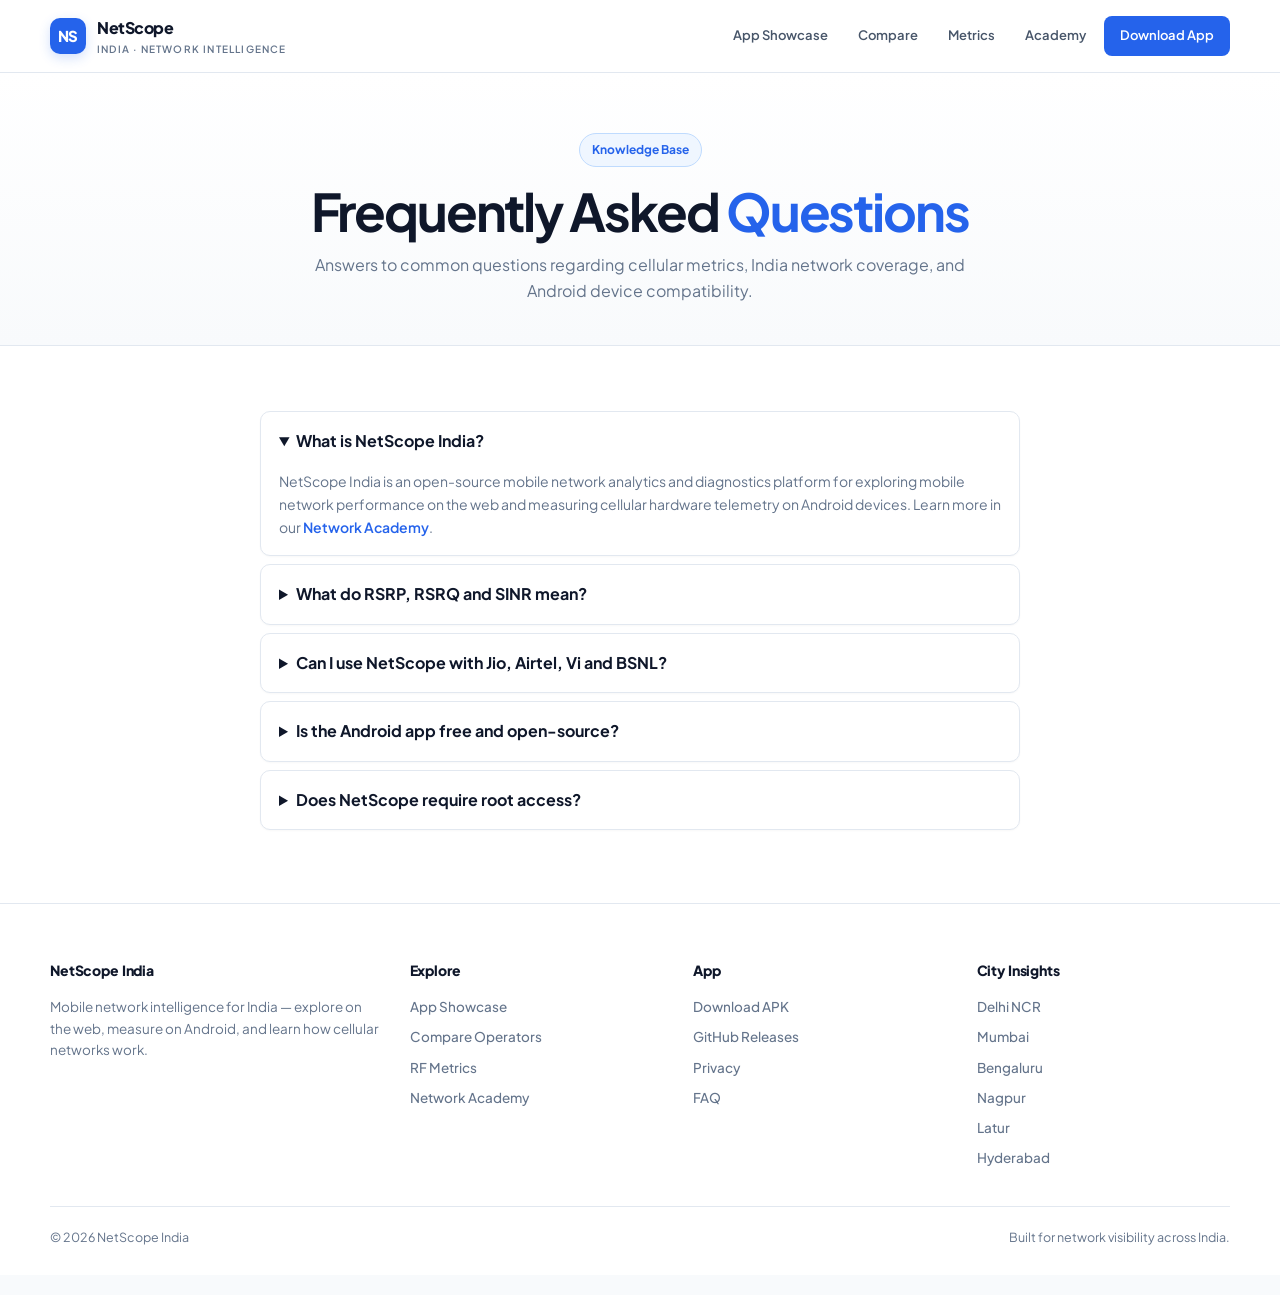
<file: faq.html>
<!doctype html>
<html lang="en">
<head>
  <meta charset="utf-8">
  <meta name="viewport" content="width=device-width, initial-scale=1">
  <title>Frequently Asked Questions | NetScope India Mobile Network Analytics</title>
  <meta name="description" content="Find answers to common questions about NetScope India: 5G compatibility with Jio and Airtel, RF signal parameters (RSRP/SINR/dBm), APK security, and permissions.">
  <meta name="keywords" content="NetScope FAQ, how to check mobile signal strength, Jio 5G speed test FAQ, Airtel 5G parameters, NetScope APK download help">
  <meta name="author" content="NetScope India">
  <meta name="robots" content="index, follow">
  <meta name="theme-color" content="#2563eb">
  <link rel="canonical" href="https://bhavingarg121-glitch.github.io/NetScope/faq.html">
  <link rel="manifest" href="manifest.json">

  <meta property="og:type" content="website">
  <meta property="og:title" content="Frequently Asked Questions | NetScope India">
  <meta property="og:description" content="Everything you need to know about NetScope India mobile network diagnostics, RF metrics, and APK downloads.">
  <meta property="og:url" content="https://bhavingarg121-glitch.github.io/NetScope/faq.html">
  <meta property="og:site_name" content="NetScope India">
  <meta property="og:locale" content="en_IN">

  <script type="application/ld+json">
  {
    "@context":"https://schema.org",
    "@graph":[
      {
        "@type":"FAQPage",
        "@id":"https://bhavingarg121-glitch.github.io/NetScope/faq.html#faq",
        "mainEntity":[
          {
            "@type":"Question",
            "name":"What is NetScope India?",
            "acceptedAnswer":{
              "@type":"Answer",
              "text":"NetScope India is an open-source mobile network analytics and diagnostics platform for inspecting 5G and 4G LTE cellular telemetry, signal strength in dBm, and socket speed."
            }
          },
          {
            "@type":"Question",
            "name":"What do RSRP, RSRQ and SINR mean?",
            "acceptedAnswer":{
              "@type":"Answer",
              "text":"RSRP represents reference signal received power (carrier strength), RSRQ represents reference signal received quality (interference level), and SINR represents signal-to-interference-plus-noise ratio (channel clarity)."
            }
          },
          {
            "@type":"Question",
            "name":"Can I use NetScope with Jio, Airtel, Vi and BSNL?",
            "acceptedAnswer":{
              "@type":"Answer",
              "text":"Yes, NetScope is optimized for all Indian cellular carriers including Reliance Jio (5G Standalone), Bharti Airtel (5G NSA), Vodafone Idea (Vi GigaNet), and BSNL 4G."
            }
          },
          {
            "@type":"Question",
            "name":"Is the NetScope Android app free and safe?",
            "acceptedAnswer":{
              "@type":"Answer",
              "text":"Yes, NetScope is 100% free and open-source without ads, trackers, or commercial monetization SDKs. Download verified builds directly from GitHub."
            }
          },
          {
            "@type":"Question",
            "name":"Does NetScope require root access?",
            "acceptedAnswer":{
              "@type":"Answer",
              "text":"No root is required. NetScope uses standard Android TelephonyManager and NetworkCapabilities APIs available on Android 8.0 and above."
            }
          }
        ]
      },
      {
        "@type":"BreadcrumbList",
        "@id":"https://bhavingarg121-glitch.github.io/NetScope/faq.html#breadcrumb",
        "itemListElement":[
          {"@type":"ListItem","position":1,"name":"Home","item":"https://bhavingarg121-glitch.github.io/NetScope/"},
          {"@type":"ListItem","position":2,"name":"FAQ","item":"https://bhavingarg121-glitch.github.io/NetScope/faq.html"}
        ]
      }
    ]
  }
  </script>

  <link rel="preconnect" href="https://fonts.googleapis.com">
  <link rel="preconnect" href="https://fonts.gstatic.com" crossorigin>
  <link href="https://fonts.googleapis.com/css2?family=Plus+Jakarta+Sans:wght@400;500;600;700;800&family=Inter:wght@400;500;600;700&family=JetBrains+Mono:wght@500;700&display=swap" rel="stylesheet">
  <link rel="stylesheet" href="style.css?v=1.1.0">
</head>
<body>

<header class="topbar">
  <div class="container nav">
    <a class="brand" href="index.html" aria-label="NetScope India home">
      <span class="brand-mark">NS</span>
      <span>NetScope <small>India · Network Intelligence</small></span>
    </a>
    <nav class="navlinks" id="navlinks">
      <a href="index.html#showcase">App Showcase</a>
      <a href="index.html#compare">Compare</a>
      <a href="index.html#metrics">Metrics</a>
      <a href="academy.html">Academy</a>
      <a href="download.html" class="nav-cta">Download App</a>
    </nav>
    <button class="menu" id="menu" aria-label="Open navigation">☰</button>
  </div>
</header>

<main>
  <section class="page-hero">
    <div class="container">
      <div class="eyebrow">Knowledge Base</div>
      <h1 class="page-title">Frequently Asked <span class="gradient">Questions</span></h1>
      <p class="page-subtitle">
        Answers to common questions regarding cellular metrics, India network coverage, and Android device compatibility.
      </p>
    </div>
  </section>

  <section style="background:#ffffff;">
    <div class="container" style="max-width: 800px;">
      <div class="faq">
        <details open>
          <summary>What is NetScope India?</summary>
          <p>NetScope India is an open-source mobile network analytics and diagnostics platform for exploring mobile network performance on the web and measuring cellular hardware telemetry on Android devices. Learn more in our <a href="academy.html" style="color:var(--blue);font-weight:600;">Network Academy</a>.</p>
        </details>
        
        <details>
          <summary>What do RSRP, RSRQ and SINR mean?</summary>
          <p>RSRP describes reference signal received power, RSRQ describes reference signal received quality, and SINR describes signal-to-interference-plus-noise ratio. Learn the physics behind these in our <a href="academy.html" style="color:var(--blue);font-weight:600;">RF Engineering Guide</a>.</p>
        </details>
        
        <details>
          <summary>Can I use NetScope with Jio, Airtel, Vi and BSNL?</summary>
          <p>Yes. The platform is designed for Indian cellular networks. NetScope supports Reliance Jio 5G Standalone, Bharti Airtel 5G Non-Standalone, Vodafone Idea 4G LTE-A, and BSNL Bharat 4G.</p>
        </details>
        
        <details>
          <summary>Is the Android app free and open-source?</summary>
          <p>The current NetScope APK is provided as a free download. Always download the APK directly from the official <a href="download.html" style="color:var(--blue);font-weight:600;">Download Hub</a> or GitHub Releases.</p>
        </details>
        
        <details>
          <summary>Does NetScope require root access?</summary>
          <p>No root access is required. NetScope uses standard Android TelephonyManager APIs available on Android 8.0 Oreo through Android 15.</p>
        </details>
      </div>
    </div>
  </section>
</main>

<!-- Sticky Mobile Funnel Action Pill -->
<div class="sticky-install-bar" id="stickyInstall">
  <span class="brand-mark" style="width:30px;height:30px;font-size:12px;border-radius:8px;flex-shrink:0;">NS</span>
  <div class="sticky-install-info">
    <strong>NetScope for Android</strong>
    <span>v1.0.0 · Free Cellular Analyzer</span>
  </div>
  <a href="https://github.com/bhavingarg121-glitch/net_scope/releases/download/v1.0.0/app-debug.apk" class="sticky-install-btn">
    Get APK
  </a>
</div>
<footer>
  <div class="container">
    <div class="footer-grid">
      <div>
        <h4>NetScope India</h4>
        <p>Mobile network intelligence for India — explore on the web, measure on Android, and learn how cellular networks work.</p>
      </div>
      <div>
        <h4>Explore</h4>
        <div class="footer-links-list">
          <a href="index.html#showcase">App Showcase</a>
          <a href="index.html#compare">Compare Operators</a>
          <a href="index.html#metrics">RF Metrics</a>
          <a href="academy.html">Network Academy</a>
        </div>
      </div>
      <div>
        <h4>App</h4>
        <div class="footer-links-list">
          <a href="download.html">Download APK</a>
          <a href="https://github.com/bhavingarg121-glitch/net_scope/releases" target="_blank" rel="noopener">GitHub Releases</a>
          <a href="privacy.html">Privacy</a>
          <a href="faq.html">FAQ</a>
        </div>
      </div>
      <div>
        <h4>City Insights</h4>
        <div class="footer-links-list">
          <a href="delhi.html">Delhi NCR</a>
          <a href="mumbai.html">Mumbai</a>
          <a href="bengaluru.html">Bengaluru</a>
          <a href="nagpur.html">Nagpur</a>
          <a href="latur.html">Latur</a>
          <a href="hyderabad.html">Hyderabad</a>
        </div>
      </div>
    </div>
    <div class="copyright">
      <span>© 2026 NetScope India</span>
      <span>Built for network visibility across India.</span>
    </div>
  </div>
</footer>

<script>
  const menu=document.getElementById('menu'), nav=document.getElementById('navlinks');
  if(menu && nav){
    menu.addEventListener('click',()=>nav.classList.toggle('open'));
    nav.querySelectorAll('a').forEach(a=>a.addEventListener('click',()=>nav.classList.remove('open')));
  }
  // Sticky Funnel Pill
  const stickyPill = document.getElementById('stickyInstall');
  if(stickyPill){
    window.addEventListener('scroll', () => {
      stickyPill.classList.toggle('visible', window.scrollY > 300);
    });
  }
</script>
</body>
</html>
</file>
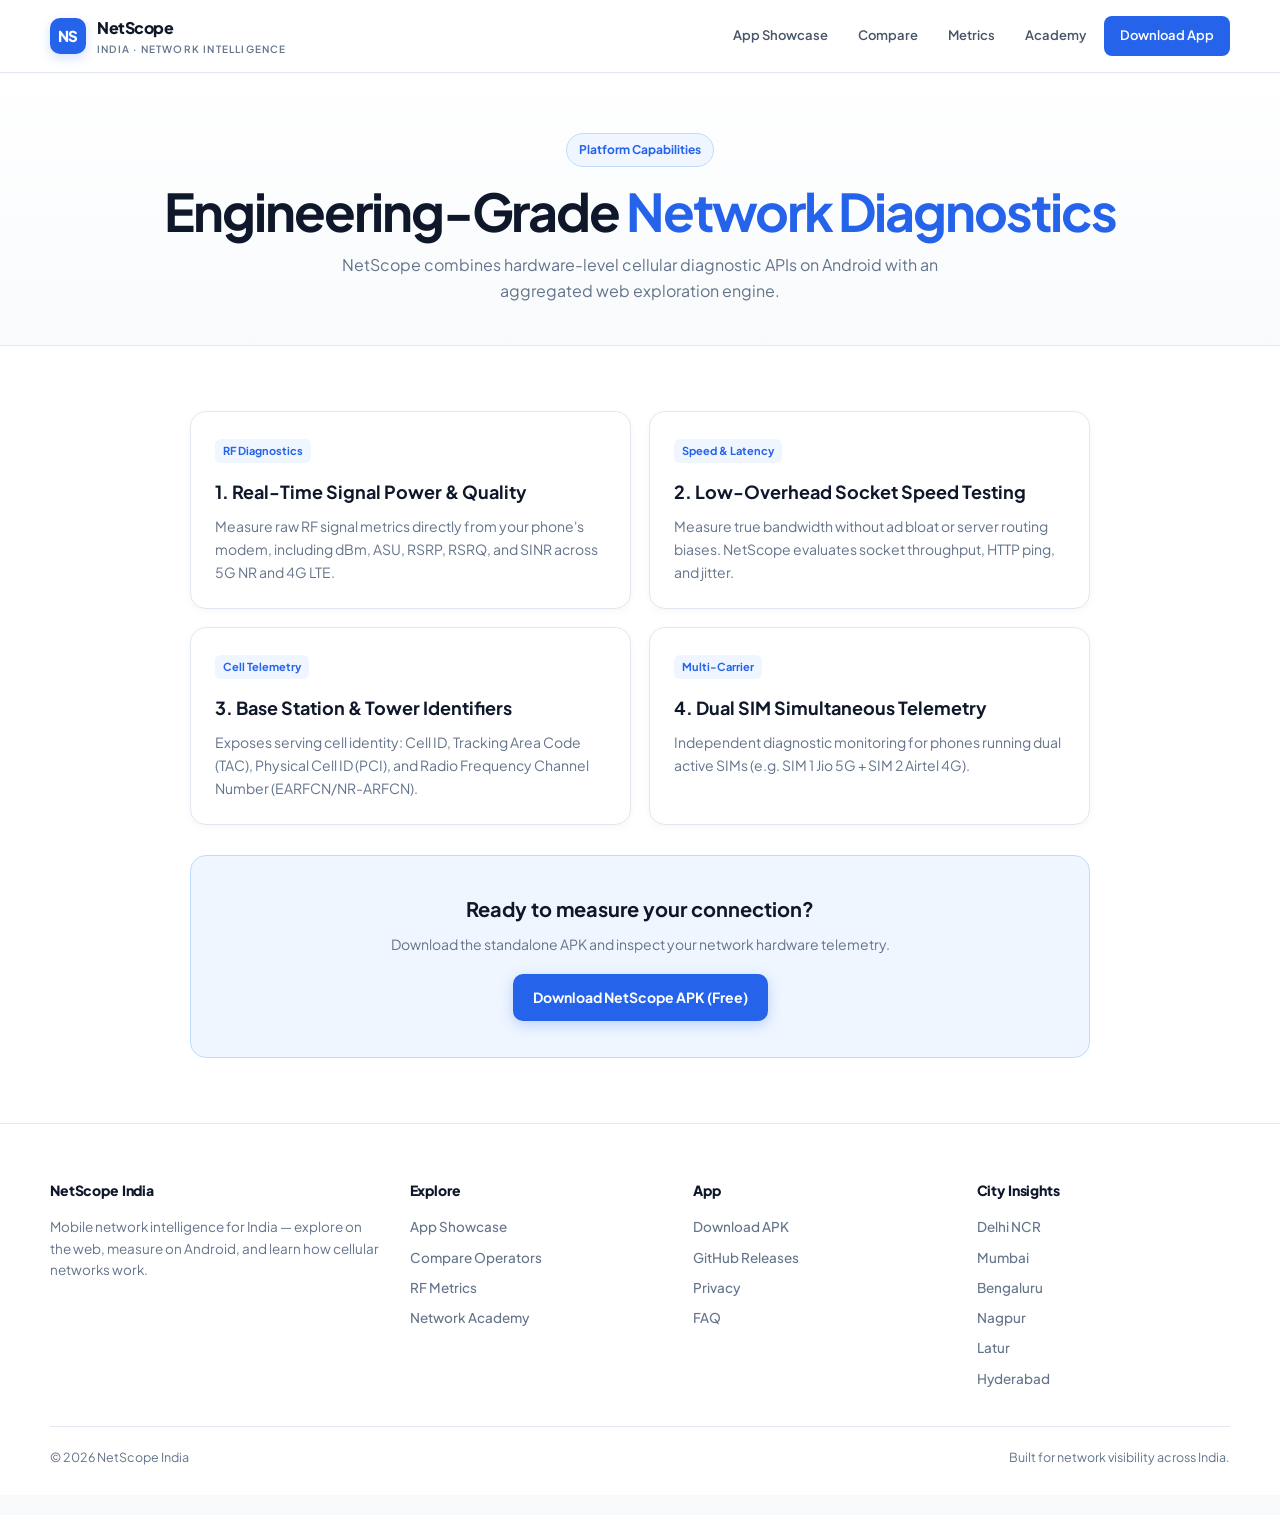
<file: features.html>
<!doctype html>
<html lang="en">
<head>
  <meta charset="utf-8">
  <meta name="viewport" content="width=device-width, initial-scale=1">
  <title>Features | NetScope India</title>
  <meta name="description" content="Explore NetScope's technical capabilities: real-time RF signal diagnostics, socket speed testing, cell tower telemetry, and interactive India coverage maps.">
  <meta name="author" content="NetScope India">
  <meta name="theme-color" content="#2563eb">
  <link rel="stylesheet" href="style.css?v=1.1.0">
</head>
<body>

<header class="topbar">
  <div class="container nav">
    <a class="brand" href="index.html" aria-label="NetScope India home">
      <span class="brand-mark">NS</span>
      <span>NetScope <small>India · Network Intelligence</small></span>
    </a>
    <nav class="navlinks" id="navlinks">
      <a href="index.html#showcase">App Showcase</a>
      <a href="index.html#compare">Compare</a>
      <a href="index.html#metrics">Metrics</a>
      <a href="academy.html">Academy</a>
      <a href="download.html" class="nav-cta">Download App</a>
    </nav>
    <button class="menu" id="menu" aria-label="Open navigation">☰</button>
  </div>
</header>

<main>
  <section class="page-hero">
    <div class="container">
      <div class="eyebrow">Platform Capabilities</div>
      <h1 class="page-title">Engineering-Grade <span class="gradient">Network Diagnostics</span></h1>
      <p class="page-subtitle">
        NetScope combines hardware-level cellular diagnostic APIs on Android with an aggregated web exploration engine.
      </p>
    </div>
  </section>

  <section style="background:#ffffff;">
    <div class="container" style="max-width: 900px;">
      <div class="cards" style="grid-template-columns: 1fr 1fr; margin-bottom: 30px;">
        <article class="card">
          <span class="card-badge">RF Diagnostics</span>
          <h3>1. Real-Time Signal Power & Quality</h3>
          <p>Measure raw RF signal metrics directly from your phone's modem, including dBm, ASU, RSRP, RSRQ, and SINR across 5G NR and 4G LTE.</p>
        </article>

        <article class="card">
          <span class="card-badge">Speed & Latency</span>
          <h3>2. Low-Overhead Socket Speed Testing</h3>
          <p>Measure true bandwidth without ad bloat or server routing biases. NetScope evaluates socket throughput, HTTP ping, and jitter.</p>
        </article>

        <article class="card">
          <span class="card-badge">Cell Telemetry</span>
          <h3>3. Base Station & Tower Identifiers</h3>
          <p>Exposes serving cell identity: Cell ID, Tracking Area Code (TAC), Physical Cell ID (PCI), and Radio Frequency Channel Number (EARFCN/NR-ARFCN).</p>
        </article>

        <article class="card">
          <span class="card-badge">Multi-Carrier</span>
          <h3>4. Dual SIM Simultaneous Telemetry</h3>
          <p>Independent diagnostic monitoring for phones running dual active SIMs (e.g. SIM 1 Jio 5G + SIM 2 Airtel 4G).</p>
        </article>
      </div>

      <div style="text-align: center; padding: 36px; background: var(--blue-bg); border-radius: var(--radius); border: 1px solid #bfdbfe;">
        <h3 style="font-size: 1.25rem; margin-bottom: 8px; color: var(--text);">Ready to measure your connection?</h3>
        <p style="color: var(--muted); font-size: 14px; margin-bottom: 18px;">
          Download the standalone APK and inspect your network hardware telemetry.
        </p>
        <a href="download.html" class="btn btn-primary">
          <span>Download NetScope APK (Free)</span>
        </a>
      </div>
    </div>
  </section>
</main>

<!-- Sticky Mobile Funnel Action Pill -->
<div class="sticky-install-bar" id="stickyInstall">
  <span class="brand-mark" style="width:30px;height:30px;font-size:12px;border-radius:8px;flex-shrink:0;">NS</span>
  <div class="sticky-install-info">
    <strong>NetScope for Android</strong>
    <span>v1.0.0 · Free Cellular Analyzer</span>
  </div>
  <a href="https://github.com/bhavingarg121-glitch/net_scope/releases/download/v1.0.0/app-debug.apk" class="sticky-install-btn">
    Get APK
  </a>
</div>
<footer>
  <div class="container">
    <div class="footer-grid">
      <div>
        <h4>NetScope India</h4>
        <p>Mobile network intelligence for India — explore on the web, measure on Android, and learn how cellular networks work.</p>
      </div>
      <div>
        <h4>Explore</h4>
        <div class="footer-links-list">
          <a href="index.html#showcase">App Showcase</a>
          <a href="index.html#compare">Compare Operators</a>
          <a href="index.html#metrics">RF Metrics</a>
          <a href="academy.html">Network Academy</a>
        </div>
      </div>
      <div>
        <h4>App</h4>
        <div class="footer-links-list">
          <a href="download.html">Download APK</a>
          <a href="https://github.com/bhavingarg121-glitch/net_scope/releases" target="_blank" rel="noopener">GitHub Releases</a>
          <a href="privacy.html">Privacy</a>
          <a href="faq.html">FAQ</a>
        </div>
      </div>
      <div>
        <h4>City Insights</h4>
        <div class="footer-links-list">
          <a href="delhi.html">Delhi NCR</a>
          <a href="mumbai.html">Mumbai</a>
          <a href="bengaluru.html">Bengaluru</a>
          <a href="nagpur.html">Nagpur</a>
          <a href="latur.html">Latur</a>
          <a href="hyderabad.html">Hyderabad</a>
        </div>
      </div>
    </div>
    <div class="copyright">
      <span>© 2026 NetScope India</span>
      <span>Built for network visibility across India.</span>
    </div>
  </div>
</footer>

<script>
  const menu=document.getElementById('menu'), nav=document.getElementById('navlinks');
  if(menu && nav){
    menu.addEventListener('click',()=>nav.classList.toggle('open'));
    nav.querySelectorAll('a').forEach(a=>a.addEventListener('click',()=>nav.classList.remove('open')));
  }
  // Sticky Funnel Pill
  const stickyPill = document.getElementById('stickyInstall');
  if(stickyPill){
    window.addEventListener('scroll', () => {
      stickyPill.classList.toggle('visible', window.scrollY > 300);
    });
  }
</script>
</body>
</html>
</file>
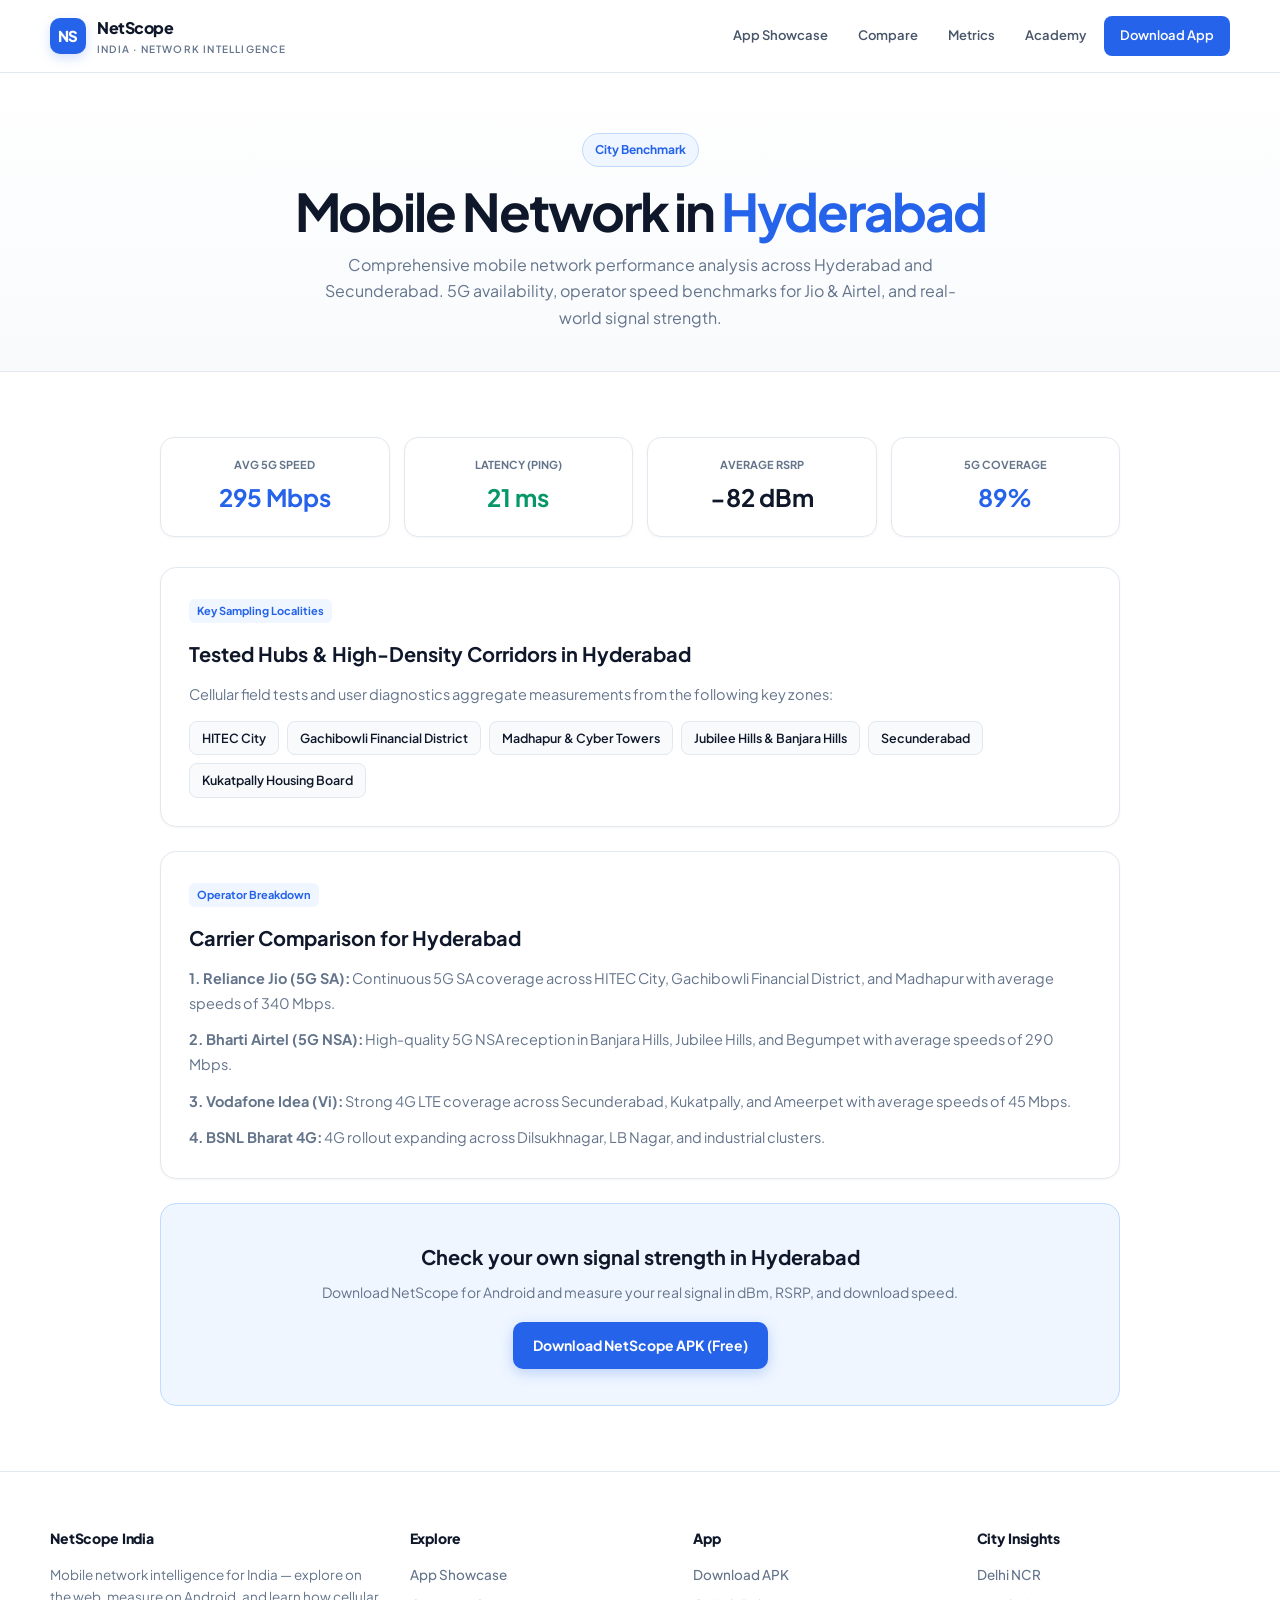
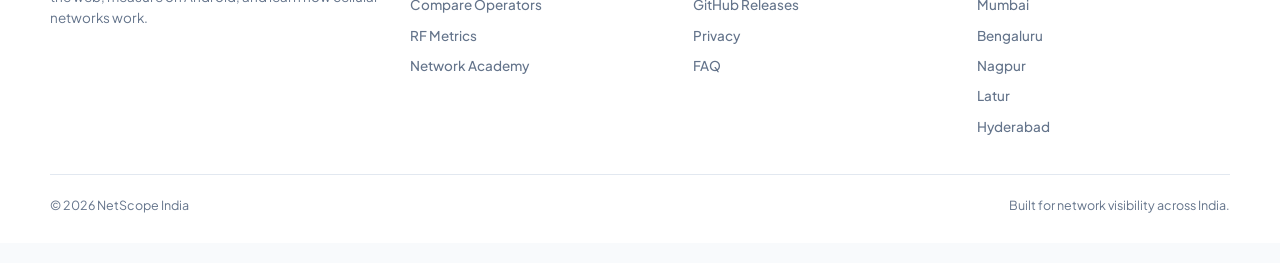
<file: hyderabad.html>
<!doctype html>
<html lang="en">
<head>
  <meta charset="utf-8">
  <meta name="viewport" content="width=device-width, initial-scale=1">
  <title>Mobile Network in Hyderabad, Telangana | 5G Speed & Signal Strength – NetScope</title>
  <meta name="description" content="Comprehensive mobile network performance analysis across Hyderabad and Secunderabad. 5G availability, operator speed benchmarks for Jio & Airtel, and real-world signal strength.">
  <meta name="keywords" content="Hyderabad 5G speed test, mobile signal strength Hyderabad, Jio 5G HITEC City, Airtel 5G Gachibowli, best network in Hyderabad, Madhapur signal, Jubilee Hills 5G">
  <meta name="author" content="NetScope India">
  <meta name="robots" content="index, follow">
  <meta name="theme-color" content="#2563eb">
  <link rel="canonical" href="https://bhavingarg121-glitch.github.io/NetScope/hyderabad.html">
  <link rel="manifest" href="manifest.json">

  <meta property="og:type" content="article">
  <meta property="og:title" content="Mobile Network in Hyderabad | 5G Speed & Signal Strength">
  <meta property="og:description" content="Comprehensive mobile network performance analysis across Hyderabad and Secunderabad. 5G availability, operator speed benchmarks for Jio & Airtel, and real-world signal strength.">
  <meta property="og:url" content="https://bhavingarg121-glitch.github.io/NetScope/hyderabad.html">
  <meta property="og:site_name" content="NetScope India">
  <meta property="og:locale" content="en_IN">

  <script type="application/ld+json">
  {
    "@context":"https://schema.org",
    "@graph":[
      {
        "@type":"TechArticle",
        "@id":"https://bhavingarg121-glitch.github.io/NetScope/hyderabad.html#article",
        "headline":"Mobile Network Performance, 5G Availability and Signal Strength in Hyderabad",
        "description":"Comprehensive mobile network performance analysis across Hyderabad and Secunderabad. 5G availability, operator speed benchmarks for Jio & Airtel, and real-world signal strength.",
        "author":{"@type":"Organization","name":"NetScope India"},
        "publisher":{"@type":"Organization","name":"NetScope India","url":"https://bhavingarg121-glitch.github.io/NetScope/"},
        "datePublished":"2026-08-25",
        "dateModified":"2026-08-30",
        "inLanguage":"en-IN",
        "mainEntityOfPage":"https://bhavingarg121-glitch.github.io/NetScope/hyderabad.html"
      },
      {
        "@type":"Place",
        "@id":"https://bhavingarg121-glitch.github.io/NetScope/hyderabad.html#place",
        "name":"Hyderabad",
        "address":{
          "@type":"PostalAddress",
          "addressLocality":"Hyderabad",
          "addressRegion":"Telangana",
          "addressCountry":"IN"
        }
      },
      {
        "@type":"BreadcrumbList",
        "@id":"https://bhavingarg121-glitch.github.io/NetScope/hyderabad.html#breadcrumb",
        "itemListElement":[
          {"@type":"ListItem","position":1,"name":"Home","item":"https://bhavingarg121-glitch.github.io/NetScope/"},
          {"@type":"ListItem","position":2,"name":"City Reports","item":"https://bhavingarg121-glitch.github.io/NetScope/index.html#cities"},
          {"@type":"ListItem","position":3,"name":"Hyderabad","item":"https://bhavingarg121-glitch.github.io/NetScope/hyderabad.html"}
        ]
      }
    ]
  }
  </script>

  <link rel="preconnect" href="https://fonts.googleapis.com">
  <link rel="preconnect" href="https://fonts.gstatic.com" crossorigin>
  <link href="https://fonts.googleapis.com/css2?family=Plus+Jakarta+Sans:wght@400;500;600;700;800&family=Inter:wght@400;500;600;700&family=JetBrains+Mono:wght@500;700&display=swap" rel="stylesheet">
  <link rel="stylesheet" href="style.css?v=1.1.0">
</head>
<body>

<header class="topbar">
  <div class="container nav">
    <a class="brand" href="index.html" aria-label="NetScope India home">
      <span class="brand-mark">NS</span>
      <span>NetScope <small>India · Network Intelligence</small></span>
    </a>
    <nav class="navlinks" id="navlinks">
      <a href="index.html#showcase">App Showcase</a>
      <a href="index.html#compare">Compare</a>
      <a href="index.html#metrics">Metrics</a>
      <a href="academy.html">Academy</a>
      <a href="download.html" class="nav-cta">Download App</a>
    </nav>
    <button class="menu" id="menu" aria-label="Open navigation">☰</button>
  </div>
</header>

<main>
  <section class="page-hero">
    <div class="container">
      <div class="eyebrow">City Benchmark</div>
      <h1 class="page-title">Mobile Network in <span class="gradient">Hyderabad</span></h1>
      <p class="page-subtitle">
        Comprehensive mobile network performance analysis across Hyderabad and Secunderabad. 5G availability, operator speed benchmarks for Jio & Airtel, and real-world signal strength.
      </p>
    </div>
  </section>

  <section style="background:#ffffff;">
    <div class="container" style="max-width: 960px;">
      
      <!-- Quick Stats Grid -->
      <div class="city-stat-grid">
        <div class="city-stat-box">
          <span>Avg 5G Speed</span>
          <b style="color:var(--blue);">295 Mbps</b>
        </div>
        <div class="city-stat-box">
          <span>Latency (Ping)</span>
          <b style="color:var(--green);">21 ms</b>
        </div>
        <div class="city-stat-box">
          <span>Average RSRP</span>
          <b style="color:var(--text);">−82 dBm</b>
        </div>
        <div class="city-stat-box">
          <span>5G Coverage</span>
          <b style="color:var(--blue);">89%</b>
        </div>
      </div>

      <!-- Key Localities Sampled -->
      <div class="content-panel">
        <span class="card-badge">Key Sampling Localities</span>
        <h2>Tested Hubs & High-Density Corridors in Hyderabad</h2>
        <p style="margin-bottom:14px;">Cellular field tests and user diagnostics aggregate measurements from the following key zones:</p>
        <div style="display:flex;gap:8px;flex-wrap:wrap;">
          <span style='background:var(--bg2);border:1px solid var(--line);padding:6px 12px;border-radius:8px;font-size:12.5px;font-weight:600;'>HITEC City</span>
          <span style='background:var(--bg2);border:1px solid var(--line);padding:6px 12px;border-radius:8px;font-size:12.5px;font-weight:600;'>Gachibowli Financial District</span>
          <span style='background:var(--bg2);border:1px solid var(--line);padding:6px 12px;border-radius:8px;font-size:12.5px;font-weight:600;'>Madhapur & Cyber Towers</span>
          <span style='background:var(--bg2);border:1px solid var(--line);padding:6px 12px;border-radius:8px;font-size:12.5px;font-weight:600;'>Jubilee Hills & Banjara Hills</span>
          <span style='background:var(--bg2);border:1px solid var(--line);padding:6px 12px;border-radius:8px;font-size:12.5px;font-weight:600;'>Secunderabad</span>
          <span style='background:var(--bg2);border:1px solid var(--line);padding:6px 12px;border-radius:8px;font-size:12.5px;font-weight:600;'>Kukatpally Housing Board</span>
        </div>
      </div>

      <!-- Operator Breakdown -->
      <div class="content-panel">
        <span class="card-badge">Operator Breakdown</span>
        <h2>Carrier Comparison for Hyderabad</h2>
        <p style="margin-bottom:12px;">
          <strong>1. Reliance Jio (5G SA):</strong> Continuous 5G SA coverage across HITEC City, Gachibowli Financial District, and Madhapur with average speeds of 340 Mbps.
        </p>
        <p style="margin-bottom:12px;">
          <strong>2. Bharti Airtel (5G NSA):</strong> High-quality 5G NSA reception in Banjara Hills, Jubilee Hills, and Begumpet with average speeds of 290 Mbps.
        </p>
        <p style="margin-bottom:12px;">
          <strong>3. Vodafone Idea (Vi):</strong> Strong 4G LTE coverage across Secunderabad, Kukatpally, and Ameerpet with average speeds of 45 Mbps.
        </p>
        <p>
          <strong>4. BSNL Bharat 4G:</strong> 4G rollout expanding across Dilsukhnagar, LB Nagar, and industrial clusters.
        </p>
      </div>

      <!-- Live Diagnosis CTA -->
      <div style="text-align: center; padding: 36px; background: var(--blue-bg); border-radius: var(--radius); border: 1px solid #bfdbfe;">
        <h3 style="font-size: 1.25rem; margin-bottom: 8px; color: var(--text);">Check your own signal strength in Hyderabad</h3>
        <p style="color: var(--muted); font-size: 14px; margin-bottom: 18px;">
          Download NetScope for Android and measure your real signal in dBm, RSRP, and download speed.
        </p>
        <a href="download.html" class="btn btn-primary">
          <span>Download NetScope APK (Free)</span>
        </a>
      </div>

    </div>
  </section>
</main>

<!-- Sticky Mobile Funnel Action Pill -->
<div class="sticky-install-bar" id="stickyInstall">
  <span class="brand-mark" style="width:30px;height:30px;font-size:12px;border-radius:8px;flex-shrink:0;">NS</span>
  <div class="sticky-install-info">
    <strong>NetScope for Android</strong>
    <span>v1.0.0 · Free Cellular Analyzer</span>
  </div>
  <a href="https://github.com/bhavingarg121-glitch/net_scope/releases/download/v1.0.0/app-debug.apk" class="sticky-install-btn">
    Get APK
  </a>
</div>
<footer>
  <div class="container">
    <div class="footer-grid">
      <div>
        <h4>NetScope India</h4>
        <p>Mobile network intelligence for India — explore on the web, measure on Android, and learn how cellular networks work.</p>
      </div>
      <div>
        <h4>Explore</h4>
        <div class="footer-links-list">
          <a href="index.html#showcase">App Showcase</a>
          <a href="index.html#compare">Compare Operators</a>
          <a href="index.html#metrics">RF Metrics</a>
          <a href="academy.html">Network Academy</a>
        </div>
      </div>
      <div>
        <h4>App</h4>
        <div class="footer-links-list">
          <a href="download.html">Download APK</a>
          <a href="https://github.com/bhavingarg121-glitch/net_scope/releases" target="_blank" rel="noopener">GitHub Releases</a>
          <a href="privacy.html">Privacy</a>
          <a href="faq.html">FAQ</a>
        </div>
      </div>
      <div>
        <h4>City Insights</h4>
        <div class="footer-links-list">
          <a href="delhi.html">Delhi NCR</a>
          <a href="mumbai.html">Mumbai</a>
          <a href="bengaluru.html">Bengaluru</a>
          <a href="nagpur.html">Nagpur</a>
          <a href="latur.html">Latur</a>
          <a href="hyderabad.html">Hyderabad</a>
        </div>
      </div>
    </div>
    <div class="copyright">
      <span>© 2026 NetScope India</span>
      <span>Built for network visibility across India.</span>
    </div>
  </div>
</footer>

<script>
  const menu=document.getElementById('menu'), nav=document.getElementById('navlinks');
  if(menu && nav){
    menu.addEventListener('click',()=>nav.classList.toggle('open'));
    nav.querySelectorAll('a').forEach(a=>a.addEventListener('click',()=>nav.classList.remove('open')));
  }
  // Sticky Funnel Pill
  const stickyPill = document.getElementById('stickyInstall');
  if(stickyPill){
    window.addEventListener('scroll', () => {
      stickyPill.classList.toggle('visible', window.scrollY > 300);
    });
  }
</script>
</body>
</html>
</file>
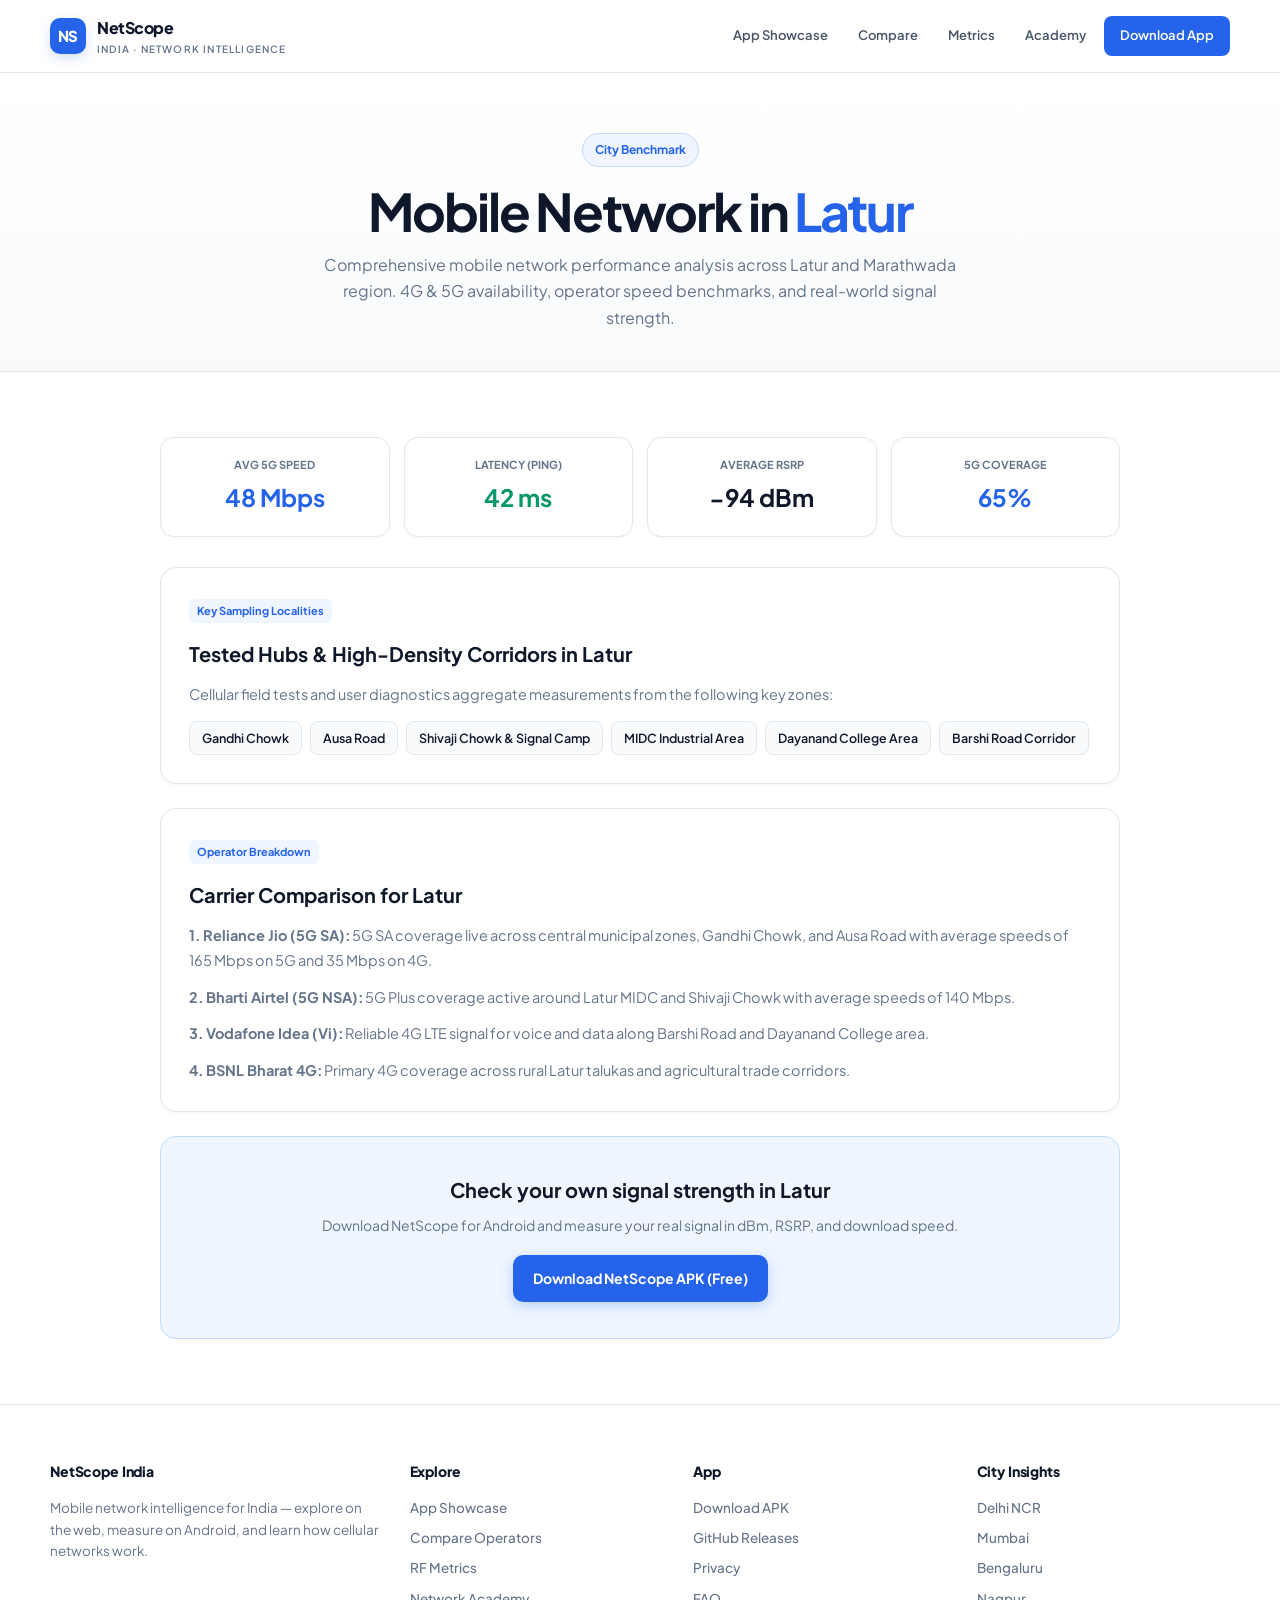
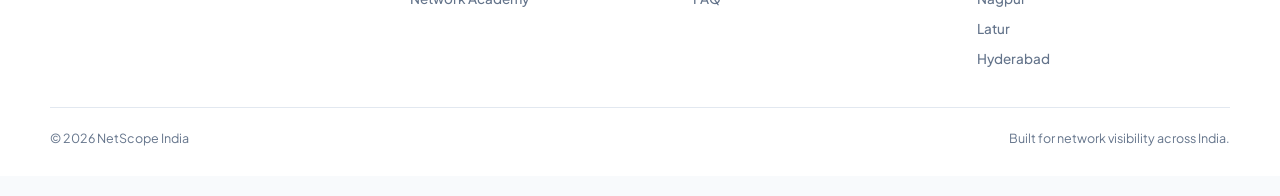
<file: latur.html>
<!doctype html>
<html lang="en">
<head>
  <meta charset="utf-8">
  <meta name="viewport" content="width=device-width, initial-scale=1">
  <title>Mobile Network in Latur, Maharashtra | 5G Speed & Signal Strength – NetScope</title>
  <meta name="description" content="Comprehensive mobile network performance analysis across Latur and Marathwada region. 4G & 5G availability, operator speed benchmarks, and real-world signal strength.">
  <meta name="keywords" content="Latur 5G speed test, mobile signal strength Latur, Jio 5G Latur, Airtel 5G MIDC Latur, best network in Latur, Ausa Road signal, Gandhi Chowk 4G">
  <meta name="author" content="NetScope India">
  <meta name="robots" content="index, follow">
  <meta name="theme-color" content="#2563eb">
  <link rel="canonical" href="https://bhavingarg121-glitch.github.io/NetScope/latur.html">
  <link rel="manifest" href="manifest.json">

  <meta property="og:type" content="article">
  <meta property="og:title" content="Mobile Network in Latur | 5G Speed & Signal Strength">
  <meta property="og:description" content="Comprehensive mobile network performance analysis across Latur and Marathwada region. 4G & 5G availability, operator speed benchmarks, and real-world signal strength.">
  <meta property="og:url" content="https://bhavingarg121-glitch.github.io/NetScope/latur.html">
  <meta property="og:site_name" content="NetScope India">
  <meta property="og:locale" content="en_IN">

  <script type="application/ld+json">
  {
    "@context":"https://schema.org",
    "@graph":[
      {
        "@type":"TechArticle",
        "@id":"https://bhavingarg121-glitch.github.io/NetScope/latur.html#article",
        "headline":"Mobile Network Performance, 5G Availability and Signal Strength in Latur",
        "description":"Comprehensive mobile network performance analysis across Latur and Marathwada region. 4G & 5G availability, operator speed benchmarks, and real-world signal strength.",
        "author":{"@type":"Organization","name":"NetScope India"},
        "publisher":{"@type":"Organization","name":"NetScope India","url":"https://bhavingarg121-glitch.github.io/NetScope/"},
        "datePublished":"2026-08-25",
        "dateModified":"2026-08-30",
        "inLanguage":"en-IN",
        "mainEntityOfPage":"https://bhavingarg121-glitch.github.io/NetScope/latur.html"
      },
      {
        "@type":"Place",
        "@id":"https://bhavingarg121-glitch.github.io/NetScope/latur.html#place",
        "name":"Latur",
        "address":{
          "@type":"PostalAddress",
          "addressLocality":"Latur",
          "addressRegion":"Maharashtra",
          "addressCountry":"IN"
        }
      },
      {
        "@type":"BreadcrumbList",
        "@id":"https://bhavingarg121-glitch.github.io/NetScope/latur.html#breadcrumb",
        "itemListElement":[
          {"@type":"ListItem","position":1,"name":"Home","item":"https://bhavingarg121-glitch.github.io/NetScope/"},
          {"@type":"ListItem","position":2,"name":"City Reports","item":"https://bhavingarg121-glitch.github.io/NetScope/index.html#cities"},
          {"@type":"ListItem","position":3,"name":"Latur","item":"https://bhavingarg121-glitch.github.io/NetScope/latur.html"}
        ]
      }
    ]
  }
  </script>

  <link rel="preconnect" href="https://fonts.googleapis.com">
  <link rel="preconnect" href="https://fonts.gstatic.com" crossorigin>
  <link href="https://fonts.googleapis.com/css2?family=Plus+Jakarta+Sans:wght@400;500;600;700;800&family=Inter:wght@400;500;600;700&family=JetBrains+Mono:wght@500;700&display=swap" rel="stylesheet">
  <link rel="stylesheet" href="style.css?v=1.1.0">
</head>
<body>

<header class="topbar">
  <div class="container nav">
    <a class="brand" href="index.html" aria-label="NetScope India home">
      <span class="brand-mark">NS</span>
      <span>NetScope <small>India · Network Intelligence</small></span>
    </a>
    <nav class="navlinks" id="navlinks">
      <a href="index.html#showcase">App Showcase</a>
      <a href="index.html#compare">Compare</a>
      <a href="index.html#metrics">Metrics</a>
      <a href="academy.html">Academy</a>
      <a href="download.html" class="nav-cta">Download App</a>
    </nav>
    <button class="menu" id="menu" aria-label="Open navigation">☰</button>
  </div>
</header>

<main>
  <section class="page-hero">
    <div class="container">
      <div class="eyebrow">City Benchmark</div>
      <h1 class="page-title">Mobile Network in <span class="gradient">Latur</span></h1>
      <p class="page-subtitle">
        Comprehensive mobile network performance analysis across Latur and Marathwada region. 4G & 5G availability, operator speed benchmarks, and real-world signal strength.
      </p>
    </div>
  </section>

  <section style="background:#ffffff;">
    <div class="container" style="max-width: 960px;">
      
      <!-- Quick Stats Grid -->
      <div class="city-stat-grid">
        <div class="city-stat-box">
          <span>Avg 5G Speed</span>
          <b style="color:var(--blue);">48 Mbps</b>
        </div>
        <div class="city-stat-box">
          <span>Latency (Ping)</span>
          <b style="color:var(--green);">42 ms</b>
        </div>
        <div class="city-stat-box">
          <span>Average RSRP</span>
          <b style="color:var(--text);">−94 dBm</b>
        </div>
        <div class="city-stat-box">
          <span>5G Coverage</span>
          <b style="color:var(--blue);">65%</b>
        </div>
      </div>

      <!-- Key Localities Sampled -->
      <div class="content-panel">
        <span class="card-badge">Key Sampling Localities</span>
        <h2>Tested Hubs & High-Density Corridors in Latur</h2>
        <p style="margin-bottom:14px;">Cellular field tests and user diagnostics aggregate measurements from the following key zones:</p>
        <div style="display:flex;gap:8px;flex-wrap:wrap;">
          <span style='background:var(--bg2);border:1px solid var(--line);padding:6px 12px;border-radius:8px;font-size:12.5px;font-weight:600;'>Gandhi Chowk</span>
          <span style='background:var(--bg2);border:1px solid var(--line);padding:6px 12px;border-radius:8px;font-size:12.5px;font-weight:600;'>Ausa Road</span>
          <span style='background:var(--bg2);border:1px solid var(--line);padding:6px 12px;border-radius:8px;font-size:12.5px;font-weight:600;'>Shivaji Chowk & Signal Camp</span>
          <span style='background:var(--bg2);border:1px solid var(--line);padding:6px 12px;border-radius:8px;font-size:12.5px;font-weight:600;'>MIDC Industrial Area</span>
          <span style='background:var(--bg2);border:1px solid var(--line);padding:6px 12px;border-radius:8px;font-size:12.5px;font-weight:600;'>Dayanand College Area</span>
          <span style='background:var(--bg2);border:1px solid var(--line);padding:6px 12px;border-radius:8px;font-size:12.5px;font-weight:600;'>Barshi Road Corridor</span>
        </div>
      </div>

      <!-- Operator Breakdown -->
      <div class="content-panel">
        <span class="card-badge">Operator Breakdown</span>
        <h2>Carrier Comparison for Latur</h2>
        <p style="margin-bottom:12px;">
          <strong>1. Reliance Jio (5G SA):</strong> 5G SA coverage live across central municipal zones, Gandhi Chowk, and Ausa Road with average speeds of 165 Mbps on 5G and 35 Mbps on 4G.
        </p>
        <p style="margin-bottom:12px;">
          <strong>2. Bharti Airtel (5G NSA):</strong> 5G Plus coverage active around Latur MIDC and Shivaji Chowk with average speeds of 140 Mbps.
        </p>
        <p style="margin-bottom:12px;">
          <strong>3. Vodafone Idea (Vi):</strong> Reliable 4G LTE signal for voice and data along Barshi Road and Dayanand College area.
        </p>
        <p>
          <strong>4. BSNL Bharat 4G:</strong> Primary 4G coverage across rural Latur talukas and agricultural trade corridors.
        </p>
      </div>

      <!-- Live Diagnosis CTA -->
      <div style="text-align: center; padding: 36px; background: var(--blue-bg); border-radius: var(--radius); border: 1px solid #bfdbfe;">
        <h3 style="font-size: 1.25rem; margin-bottom: 8px; color: var(--text);">Check your own signal strength in Latur</h3>
        <p style="color: var(--muted); font-size: 14px; margin-bottom: 18px;">
          Download NetScope for Android and measure your real signal in dBm, RSRP, and download speed.
        </p>
        <a href="download.html" class="btn btn-primary">
          <span>Download NetScope APK (Free)</span>
        </a>
      </div>

    </div>
  </section>
</main>

<!-- Sticky Mobile Funnel Action Pill -->
<div class="sticky-install-bar" id="stickyInstall">
  <span class="brand-mark" style="width:30px;height:30px;font-size:12px;border-radius:8px;flex-shrink:0;">NS</span>
  <div class="sticky-install-info">
    <strong>NetScope for Android</strong>
    <span>v1.0.0 · Free Cellular Analyzer</span>
  </div>
  <a href="https://github.com/bhavingarg121-glitch/net_scope/releases/download/v1.0.0/app-debug.apk" class="sticky-install-btn">
    Get APK
  </a>
</div>
<footer>
  <div class="container">
    <div class="footer-grid">
      <div>
        <h4>NetScope India</h4>
        <p>Mobile network intelligence for India — explore on the web, measure on Android, and learn how cellular networks work.</p>
      </div>
      <div>
        <h4>Explore</h4>
        <div class="footer-links-list">
          <a href="index.html#showcase">App Showcase</a>
          <a href="index.html#compare">Compare Operators</a>
          <a href="index.html#metrics">RF Metrics</a>
          <a href="academy.html">Network Academy</a>
        </div>
      </div>
      <div>
        <h4>App</h4>
        <div class="footer-links-list">
          <a href="download.html">Download APK</a>
          <a href="https://github.com/bhavingarg121-glitch/net_scope/releases" target="_blank" rel="noopener">GitHub Releases</a>
          <a href="privacy.html">Privacy</a>
          <a href="faq.html">FAQ</a>
        </div>
      </div>
      <div>
        <h4>City Insights</h4>
        <div class="footer-links-list">
          <a href="delhi.html">Delhi NCR</a>
          <a href="mumbai.html">Mumbai</a>
          <a href="bengaluru.html">Bengaluru</a>
          <a href="nagpur.html">Nagpur</a>
          <a href="latur.html">Latur</a>
          <a href="hyderabad.html">Hyderabad</a>
        </div>
      </div>
    </div>
    <div class="copyright">
      <span>© 2026 NetScope India</span>
      <span>Built for network visibility across India.</span>
    </div>
  </div>
</footer>

<script>
  const menu=document.getElementById('menu'), nav=document.getElementById('navlinks');
  if(menu && nav){
    menu.addEventListener('click',()=>nav.classList.toggle('open'));
    nav.querySelectorAll('a').forEach(a=>a.addEventListener('click',()=>nav.classList.remove('open')));
  }
  // Sticky Funnel Pill
  const stickyPill = document.getElementById('stickyInstall');
  if(stickyPill){
    window.addEventListener('scroll', () => {
      stickyPill.classList.toggle('visible', window.scrollY > 300);
    });
  }
</script>
</body>
</html>
</file>
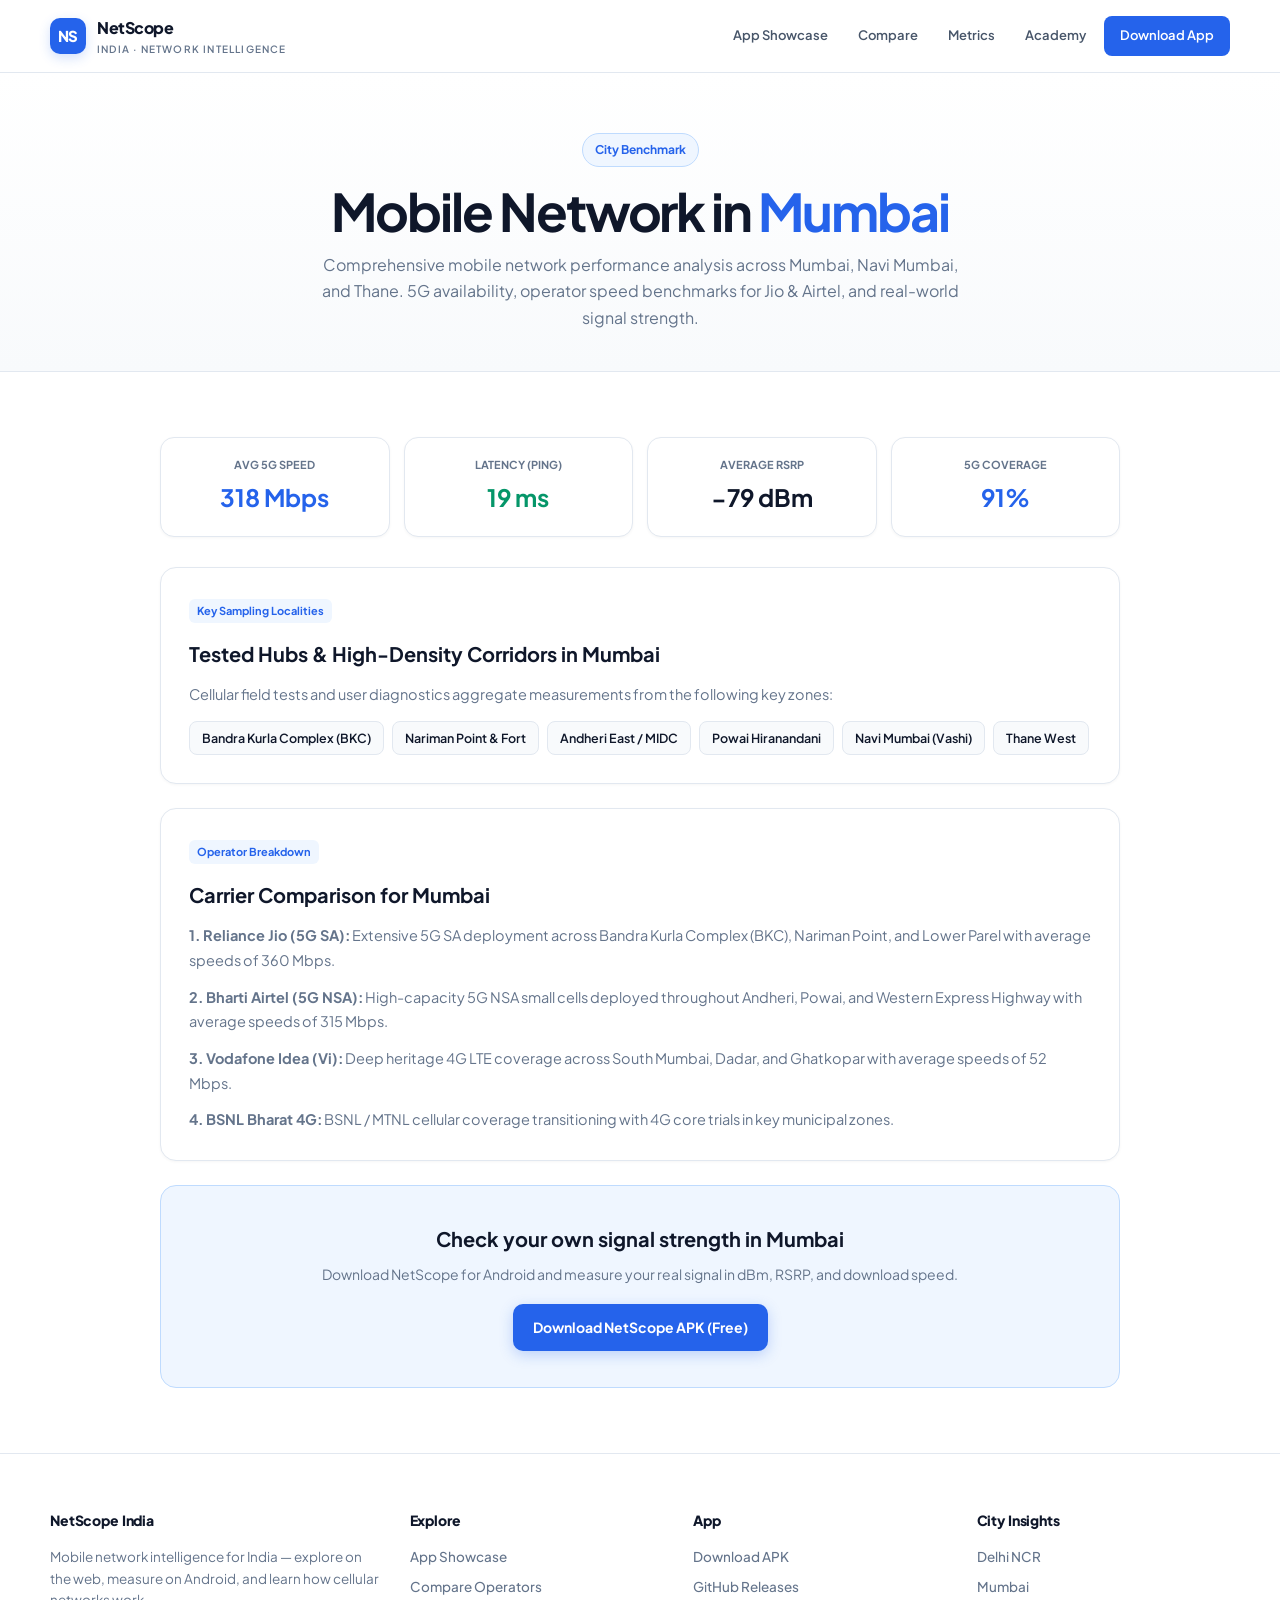
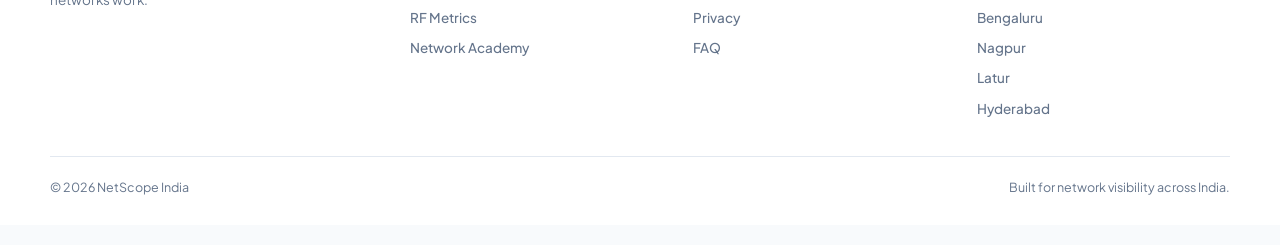
<file: mumbai.html>
<!doctype html>
<html lang="en">
<head>
  <meta charset="utf-8">
  <meta name="viewport" content="width=device-width, initial-scale=1">
  <title>Mobile Network in Mumbai, Maharashtra | 5G Speed & Signal Strength – NetScope</title>
  <meta name="description" content="Comprehensive mobile network performance analysis across Mumbai, Navi Mumbai, and Thane. 5G availability, operator speed benchmarks for Jio & Airtel, and real-world signal strength.">
  <meta name="keywords" content="Mumbai 5G speed test, mobile signal strength Mumbai, Jio 5G BKC, Airtel 5G South Mumbai, best network in Mumbai, Bandra Kurla Complex signal, Andheri 5G">
  <meta name="author" content="NetScope India">
  <meta name="robots" content="index, follow">
  <meta name="theme-color" content="#2563eb">
  <link rel="canonical" href="https://bhavingarg121-glitch.github.io/NetScope/mumbai.html">
  <link rel="manifest" href="manifest.json">

  <meta property="og:type" content="article">
  <meta property="og:title" content="Mobile Network in Mumbai | 5G Speed & Signal Strength">
  <meta property="og:description" content="Comprehensive mobile network performance analysis across Mumbai, Navi Mumbai, and Thane. 5G availability, operator speed benchmarks for Jio & Airtel, and real-world signal strength.">
  <meta property="og:url" content="https://bhavingarg121-glitch.github.io/NetScope/mumbai.html">
  <meta property="og:site_name" content="NetScope India">
  <meta property="og:locale" content="en_IN">

  <script type="application/ld+json">
  {
    "@context":"https://schema.org",
    "@graph":[
      {
        "@type":"TechArticle",
        "@id":"https://bhavingarg121-glitch.github.io/NetScope/mumbai.html#article",
        "headline":"Mobile Network Performance, 5G Availability and Signal Strength in Mumbai",
        "description":"Comprehensive mobile network performance analysis across Mumbai, Navi Mumbai, and Thane. 5G availability, operator speed benchmarks for Jio & Airtel, and real-world signal strength.",
        "author":{"@type":"Organization","name":"NetScope India"},
        "publisher":{"@type":"Organization","name":"NetScope India","url":"https://bhavingarg121-glitch.github.io/NetScope/"},
        "datePublished":"2026-08-25",
        "dateModified":"2026-08-30",
        "inLanguage":"en-IN",
        "mainEntityOfPage":"https://bhavingarg121-glitch.github.io/NetScope/mumbai.html"
      },
      {
        "@type":"Place",
        "@id":"https://bhavingarg121-glitch.github.io/NetScope/mumbai.html#place",
        "name":"Mumbai",
        "address":{
          "@type":"PostalAddress",
          "addressLocality":"Mumbai",
          "addressRegion":"Maharashtra",
          "addressCountry":"IN"
        }
      },
      {
        "@type":"BreadcrumbList",
        "@id":"https://bhavingarg121-glitch.github.io/NetScope/mumbai.html#breadcrumb",
        "itemListElement":[
          {"@type":"ListItem","position":1,"name":"Home","item":"https://bhavingarg121-glitch.github.io/NetScope/"},
          {"@type":"ListItem","position":2,"name":"City Reports","item":"https://bhavingarg121-glitch.github.io/NetScope/index.html#cities"},
          {"@type":"ListItem","position":3,"name":"Mumbai","item":"https://bhavingarg121-glitch.github.io/NetScope/mumbai.html"}
        ]
      }
    ]
  }
  </script>

  <link rel="preconnect" href="https://fonts.googleapis.com">
  <link rel="preconnect" href="https://fonts.gstatic.com" crossorigin>
  <link href="https://fonts.googleapis.com/css2?family=Plus+Jakarta+Sans:wght@400;500;600;700;800&family=Inter:wght@400;500;600;700&family=JetBrains+Mono:wght@500;700&display=swap" rel="stylesheet">
  <link rel="stylesheet" href="style.css?v=1.1.0">
</head>
<body>

<header class="topbar">
  <div class="container nav">
    <a class="brand" href="index.html" aria-label="NetScope India home">
      <span class="brand-mark">NS</span>
      <span>NetScope <small>India · Network Intelligence</small></span>
    </a>
    <nav class="navlinks" id="navlinks">
      <a href="index.html#showcase">App Showcase</a>
      <a href="index.html#compare">Compare</a>
      <a href="index.html#metrics">Metrics</a>
      <a href="academy.html">Academy</a>
      <a href="download.html" class="nav-cta">Download App</a>
    </nav>
    <button class="menu" id="menu" aria-label="Open navigation">☰</button>
  </div>
</header>

<main>
  <section class="page-hero">
    <div class="container">
      <div class="eyebrow">City Benchmark</div>
      <h1 class="page-title">Mobile Network in <span class="gradient">Mumbai</span></h1>
      <p class="page-subtitle">
        Comprehensive mobile network performance analysis across Mumbai, Navi Mumbai, and Thane. 5G availability, operator speed benchmarks for Jio & Airtel, and real-world signal strength.
      </p>
    </div>
  </section>

  <section style="background:#ffffff;">
    <div class="container" style="max-width: 960px;">
      
      <!-- Quick Stats Grid -->
      <div class="city-stat-grid">
        <div class="city-stat-box">
          <span>Avg 5G Speed</span>
          <b style="color:var(--blue);">318 Mbps</b>
        </div>
        <div class="city-stat-box">
          <span>Latency (Ping)</span>
          <b style="color:var(--green);">19 ms</b>
        </div>
        <div class="city-stat-box">
          <span>Average RSRP</span>
          <b style="color:var(--text);">−79 dBm</b>
        </div>
        <div class="city-stat-box">
          <span>5G Coverage</span>
          <b style="color:var(--blue);">91%</b>
        </div>
      </div>

      <!-- Key Localities Sampled -->
      <div class="content-panel">
        <span class="card-badge">Key Sampling Localities</span>
        <h2>Tested Hubs & High-Density Corridors in Mumbai</h2>
        <p style="margin-bottom:14px;">Cellular field tests and user diagnostics aggregate measurements from the following key zones:</p>
        <div style="display:flex;gap:8px;flex-wrap:wrap;">
          <span style='background:var(--bg2);border:1px solid var(--line);padding:6px 12px;border-radius:8px;font-size:12.5px;font-weight:600;'>Bandra Kurla Complex (BKC)</span>
          <span style='background:var(--bg2);border:1px solid var(--line);padding:6px 12px;border-radius:8px;font-size:12.5px;font-weight:600;'>Nariman Point & Fort</span>
          <span style='background:var(--bg2);border:1px solid var(--line);padding:6px 12px;border-radius:8px;font-size:12.5px;font-weight:600;'>Andheri East / MIDC</span>
          <span style='background:var(--bg2);border:1px solid var(--line);padding:6px 12px;border-radius:8px;font-size:12.5px;font-weight:600;'>Powai Hiranandani</span>
          <span style='background:var(--bg2);border:1px solid var(--line);padding:6px 12px;border-radius:8px;font-size:12.5px;font-weight:600;'>Navi Mumbai (Vashi)</span>
          <span style='background:var(--bg2);border:1px solid var(--line);padding:6px 12px;border-radius:8px;font-size:12.5px;font-weight:600;'>Thane West</span>
        </div>
      </div>

      <!-- Operator Breakdown -->
      <div class="content-panel">
        <span class="card-badge">Operator Breakdown</span>
        <h2>Carrier Comparison for Mumbai</h2>
        <p style="margin-bottom:12px;">
          <strong>1. Reliance Jio (5G SA):</strong> Extensive 5G SA deployment across Bandra Kurla Complex (BKC), Nariman Point, and Lower Parel with average speeds of 360 Mbps.
        </p>
        <p style="margin-bottom:12px;">
          <strong>2. Bharti Airtel (5G NSA):</strong> High-capacity 5G NSA small cells deployed throughout Andheri, Powai, and Western Express Highway with average speeds of 315 Mbps.
        </p>
        <p style="margin-bottom:12px;">
          <strong>3. Vodafone Idea (Vi):</strong> Deep heritage 4G LTE coverage across South Mumbai, Dadar, and Ghatkopar with average speeds of 52 Mbps.
        </p>
        <p>
          <strong>4. BSNL Bharat 4G:</strong> BSNL / MTNL cellular coverage transitioning with 4G core trials in key municipal zones.
        </p>
      </div>

      <!-- Live Diagnosis CTA -->
      <div style="text-align: center; padding: 36px; background: var(--blue-bg); border-radius: var(--radius); border: 1px solid #bfdbfe;">
        <h3 style="font-size: 1.25rem; margin-bottom: 8px; color: var(--text);">Check your own signal strength in Mumbai</h3>
        <p style="color: var(--muted); font-size: 14px; margin-bottom: 18px;">
          Download NetScope for Android and measure your real signal in dBm, RSRP, and download speed.
        </p>
        <a href="download.html" class="btn btn-primary">
          <span>Download NetScope APK (Free)</span>
        </a>
      </div>

    </div>
  </section>
</main>

<!-- Sticky Mobile Funnel Action Pill -->
<div class="sticky-install-bar" id="stickyInstall">
  <span class="brand-mark" style="width:30px;height:30px;font-size:12px;border-radius:8px;flex-shrink:0;">NS</span>
  <div class="sticky-install-info">
    <strong>NetScope for Android</strong>
    <span>v1.0.0 · Free Cellular Analyzer</span>
  </div>
  <a href="https://github.com/bhavingarg121-glitch/net_scope/releases/download/v1.0.0/app-debug.apk" class="sticky-install-btn">
    Get APK
  </a>
</div>
<footer>
  <div class="container">
    <div class="footer-grid">
      <div>
        <h4>NetScope India</h4>
        <p>Mobile network intelligence for India — explore on the web, measure on Android, and learn how cellular networks work.</p>
      </div>
      <div>
        <h4>Explore</h4>
        <div class="footer-links-list">
          <a href="index.html#showcase">App Showcase</a>
          <a href="index.html#compare">Compare Operators</a>
          <a href="index.html#metrics">RF Metrics</a>
          <a href="academy.html">Network Academy</a>
        </div>
      </div>
      <div>
        <h4>App</h4>
        <div class="footer-links-list">
          <a href="download.html">Download APK</a>
          <a href="https://github.com/bhavingarg121-glitch/net_scope/releases" target="_blank" rel="noopener">GitHub Releases</a>
          <a href="privacy.html">Privacy</a>
          <a href="faq.html">FAQ</a>
        </div>
      </div>
      <div>
        <h4>City Insights</h4>
        <div class="footer-links-list">
          <a href="delhi.html">Delhi NCR</a>
          <a href="mumbai.html">Mumbai</a>
          <a href="bengaluru.html">Bengaluru</a>
          <a href="nagpur.html">Nagpur</a>
          <a href="latur.html">Latur</a>
          <a href="hyderabad.html">Hyderabad</a>
        </div>
      </div>
    </div>
    <div class="copyright">
      <span>© 2026 NetScope India</span>
      <span>Built for network visibility across India.</span>
    </div>
  </div>
</footer>

<script>
  const menu=document.getElementById('menu'), nav=document.getElementById('navlinks');
  if(menu && nav){
    menu.addEventListener('click',()=>nav.classList.toggle('open'));
    nav.querySelectorAll('a').forEach(a=>a.addEventListener('click',()=>nav.classList.remove('open')));
  }
  // Sticky Funnel Pill
  const stickyPill = document.getElementById('stickyInstall');
  if(stickyPill){
    window.addEventListener('scroll', () => {
      stickyPill.classList.toggle('visible', window.scrollY > 300);
    });
  }
</script>
</body>
</html>
</file>
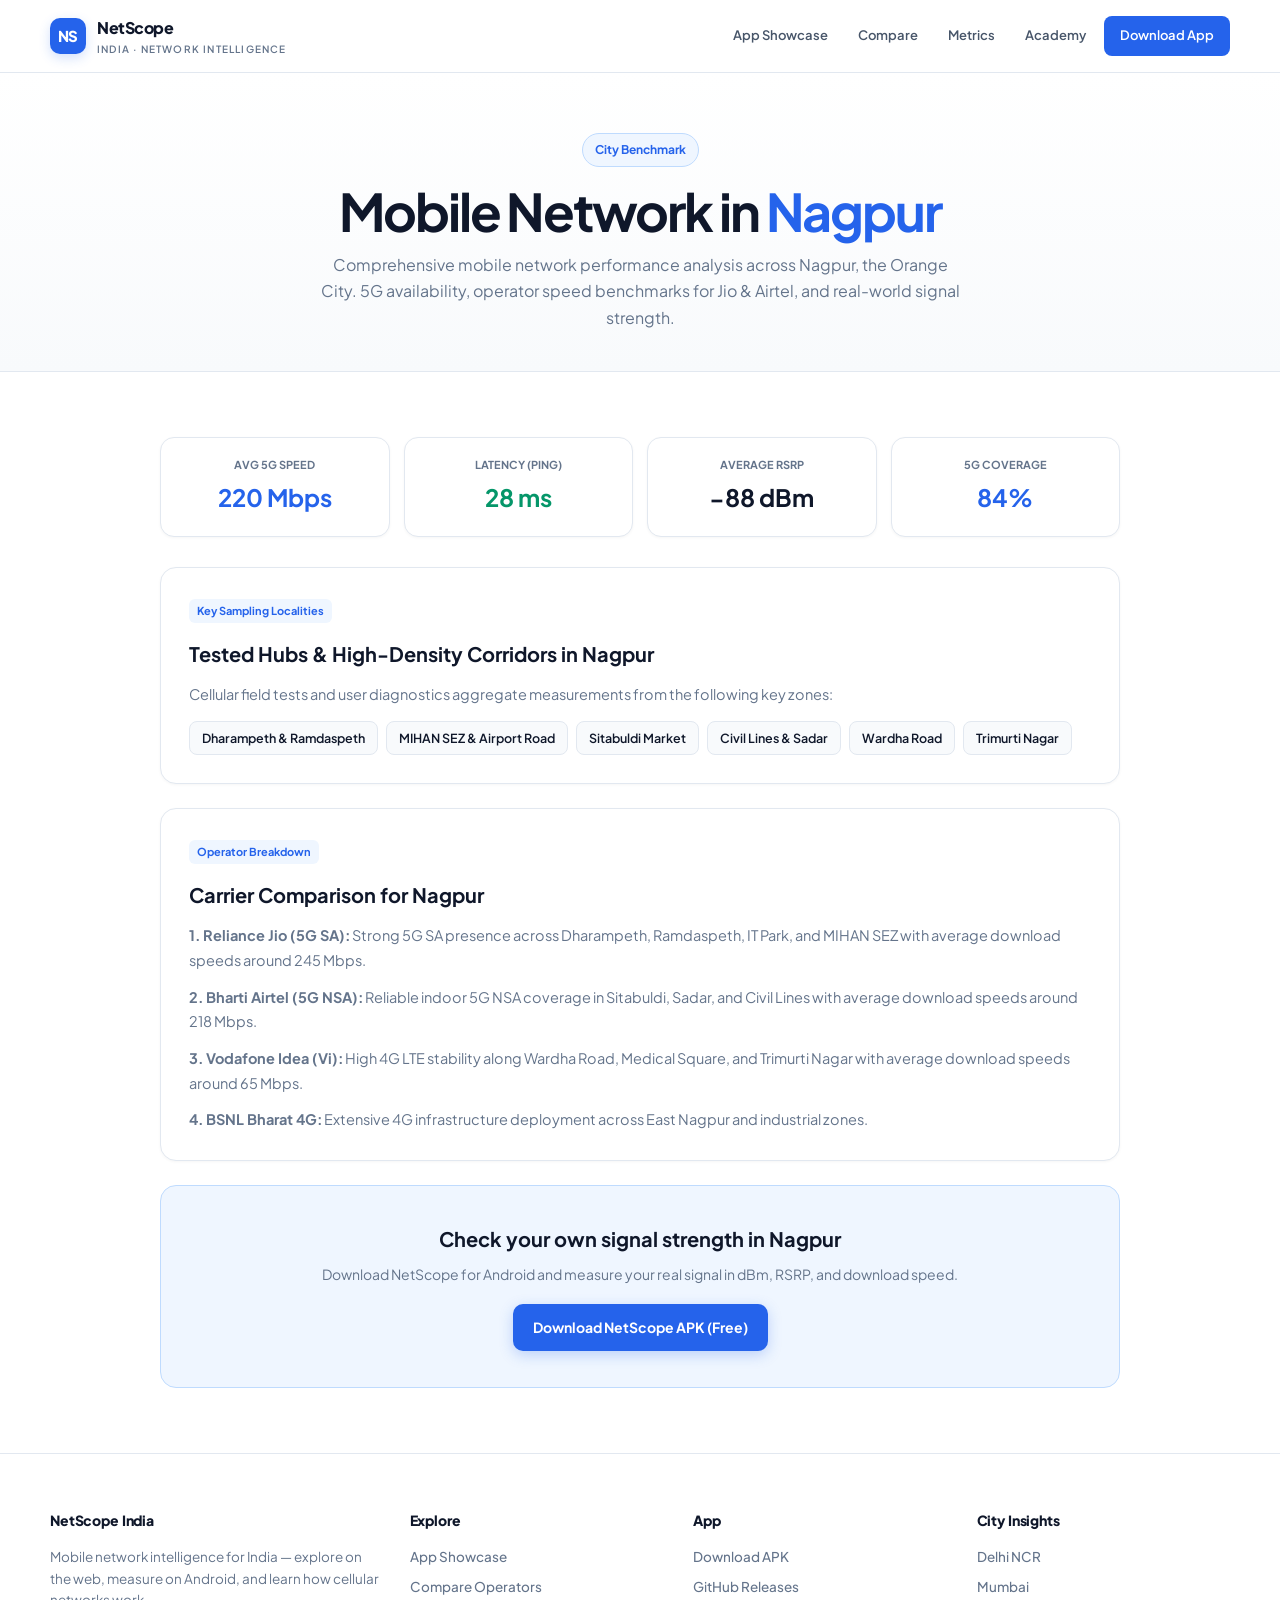
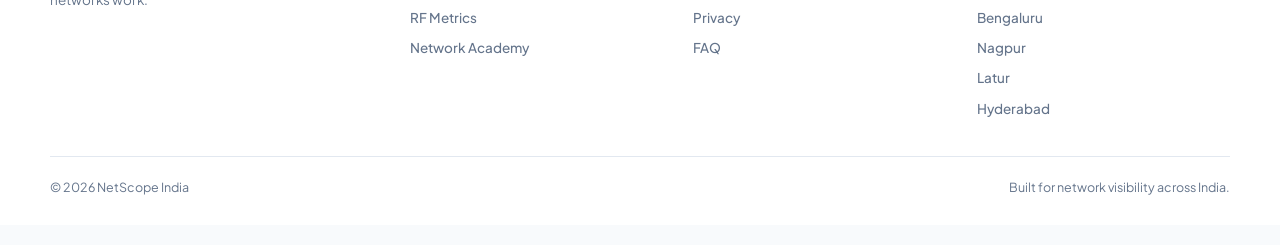
<file: nagpur.html>
<!doctype html>
<html lang="en">
<head>
  <meta charset="utf-8">
  <meta name="viewport" content="width=device-width, initial-scale=1">
  <title>Mobile Network in Nagpur, Maharashtra | 5G Speed & Signal Strength – NetScope</title>
  <meta name="description" content="Comprehensive mobile network performance analysis across Nagpur, the Orange City. 5G availability, operator speed benchmarks for Jio & Airtel, and real-world signal strength.">
  <meta name="keywords" content="Nagpur 5G speed test, mobile signal strength Nagpur, Jio 5G MIHAN, Airtel 5G Dharampeth, best network in Nagpur, Sitabuldi signal, Wardha Road 5G">
  <meta name="author" content="NetScope India">
  <meta name="robots" content="index, follow">
  <meta name="theme-color" content="#2563eb">
  <link rel="canonical" href="https://bhavingarg121-glitch.github.io/NetScope/nagpur.html">
  <link rel="manifest" href="manifest.json">

  <meta property="og:type" content="article">
  <meta property="og:title" content="Mobile Network in Nagpur | 5G Speed & Signal Strength">
  <meta property="og:description" content="Comprehensive mobile network performance analysis across Nagpur, the Orange City. 5G availability, operator speed benchmarks for Jio & Airtel, and real-world signal strength.">
  <meta property="og:url" content="https://bhavingarg121-glitch.github.io/NetScope/nagpur.html">
  <meta property="og:site_name" content="NetScope India">
  <meta property="og:locale" content="en_IN">

  <script type="application/ld+json">
  {
    "@context":"https://schema.org",
    "@graph":[
      {
        "@type":"TechArticle",
        "@id":"https://bhavingarg121-glitch.github.io/NetScope/nagpur.html#article",
        "headline":"Mobile Network Performance, 5G Availability and Signal Strength in Nagpur",
        "description":"Comprehensive mobile network performance analysis across Nagpur, the Orange City. 5G availability, operator speed benchmarks for Jio & Airtel, and real-world signal strength.",
        "author":{"@type":"Organization","name":"NetScope India"},
        "publisher":{"@type":"Organization","name":"NetScope India","url":"https://bhavingarg121-glitch.github.io/NetScope/"},
        "datePublished":"2026-08-25",
        "dateModified":"2026-08-30",
        "inLanguage":"en-IN",
        "mainEntityOfPage":"https://bhavingarg121-glitch.github.io/NetScope/nagpur.html"
      },
      {
        "@type":"Place",
        "@id":"https://bhavingarg121-glitch.github.io/NetScope/nagpur.html#place",
        "name":"Nagpur",
        "address":{
          "@type":"PostalAddress",
          "addressLocality":"Nagpur",
          "addressRegion":"Maharashtra",
          "addressCountry":"IN"
        }
      },
      {
        "@type":"BreadcrumbList",
        "@id":"https://bhavingarg121-glitch.github.io/NetScope/nagpur.html#breadcrumb",
        "itemListElement":[
          {"@type":"ListItem","position":1,"name":"Home","item":"https://bhavingarg121-glitch.github.io/NetScope/"},
          {"@type":"ListItem","position":2,"name":"City Reports","item":"https://bhavingarg121-glitch.github.io/NetScope/index.html#cities"},
          {"@type":"ListItem","position":3,"name":"Nagpur","item":"https://bhavingarg121-glitch.github.io/NetScope/nagpur.html"}
        ]
      }
    ]
  }
  </script>

  <link rel="preconnect" href="https://fonts.googleapis.com">
  <link rel="preconnect" href="https://fonts.gstatic.com" crossorigin>
  <link href="https://fonts.googleapis.com/css2?family=Plus+Jakarta+Sans:wght@400;500;600;700;800&family=Inter:wght@400;500;600;700&family=JetBrains+Mono:wght@500;700&display=swap" rel="stylesheet">
  <link rel="stylesheet" href="style.css?v=1.1.0">
</head>
<body>

<header class="topbar">
  <div class="container nav">
    <a class="brand" href="index.html" aria-label="NetScope India home">
      <span class="brand-mark">NS</span>
      <span>NetScope <small>India · Network Intelligence</small></span>
    </a>
    <nav class="navlinks" id="navlinks">
      <a href="index.html#showcase">App Showcase</a>
      <a href="index.html#compare">Compare</a>
      <a href="index.html#metrics">Metrics</a>
      <a href="academy.html">Academy</a>
      <a href="download.html" class="nav-cta">Download App</a>
    </nav>
    <button class="menu" id="menu" aria-label="Open navigation">☰</button>
  </div>
</header>

<main>
  <section class="page-hero">
    <div class="container">
      <div class="eyebrow">City Benchmark</div>
      <h1 class="page-title">Mobile Network in <span class="gradient">Nagpur</span></h1>
      <p class="page-subtitle">
        Comprehensive mobile network performance analysis across Nagpur, the Orange City. 5G availability, operator speed benchmarks for Jio & Airtel, and real-world signal strength.
      </p>
    </div>
  </section>

  <section style="background:#ffffff;">
    <div class="container" style="max-width: 960px;">
      
      <!-- Quick Stats Grid -->
      <div class="city-stat-grid">
        <div class="city-stat-box">
          <span>Avg 5G Speed</span>
          <b style="color:var(--blue);">220 Mbps</b>
        </div>
        <div class="city-stat-box">
          <span>Latency (Ping)</span>
          <b style="color:var(--green);">28 ms</b>
        </div>
        <div class="city-stat-box">
          <span>Average RSRP</span>
          <b style="color:var(--text);">−88 dBm</b>
        </div>
        <div class="city-stat-box">
          <span>5G Coverage</span>
          <b style="color:var(--blue);">84%</b>
        </div>
      </div>

      <!-- Key Localities Sampled -->
      <div class="content-panel">
        <span class="card-badge">Key Sampling Localities</span>
        <h2>Tested Hubs & High-Density Corridors in Nagpur</h2>
        <p style="margin-bottom:14px;">Cellular field tests and user diagnostics aggregate measurements from the following key zones:</p>
        <div style="display:flex;gap:8px;flex-wrap:wrap;">
          <span style='background:var(--bg2);border:1px solid var(--line);padding:6px 12px;border-radius:8px;font-size:12.5px;font-weight:600;'>Dharampeth & Ramdaspeth</span>
          <span style='background:var(--bg2);border:1px solid var(--line);padding:6px 12px;border-radius:8px;font-size:12.5px;font-weight:600;'>MIHAN SEZ & Airport Road</span>
          <span style='background:var(--bg2);border:1px solid var(--line);padding:6px 12px;border-radius:8px;font-size:12.5px;font-weight:600;'>Sitabuldi Market</span>
          <span style='background:var(--bg2);border:1px solid var(--line);padding:6px 12px;border-radius:8px;font-size:12.5px;font-weight:600;'>Civil Lines & Sadar</span>
          <span style='background:var(--bg2);border:1px solid var(--line);padding:6px 12px;border-radius:8px;font-size:12.5px;font-weight:600;'>Wardha Road</span>
          <span style='background:var(--bg2);border:1px solid var(--line);padding:6px 12px;border-radius:8px;font-size:12.5px;font-weight:600;'>Trimurti Nagar</span>
        </div>
      </div>

      <!-- Operator Breakdown -->
      <div class="content-panel">
        <span class="card-badge">Operator Breakdown</span>
        <h2>Carrier Comparison for Nagpur</h2>
        <p style="margin-bottom:12px;">
          <strong>1. Reliance Jio (5G SA):</strong> Strong 5G SA presence across Dharampeth, Ramdaspeth, IT Park, and MIHAN SEZ with average download speeds around 245 Mbps.
        </p>
        <p style="margin-bottom:12px;">
          <strong>2. Bharti Airtel (5G NSA):</strong> Reliable indoor 5G NSA coverage in Sitabuldi, Sadar, and Civil Lines with average download speeds around 218 Mbps.
        </p>
        <p style="margin-bottom:12px;">
          <strong>3. Vodafone Idea (Vi):</strong> High 4G LTE stability along Wardha Road, Medical Square, and Trimurti Nagar with average download speeds around 65 Mbps.
        </p>
        <p>
          <strong>4. BSNL Bharat 4G:</strong> Extensive 4G infrastructure deployment across East Nagpur and industrial zones.
        </p>
      </div>

      <!-- Live Diagnosis CTA -->
      <div style="text-align: center; padding: 36px; background: var(--blue-bg); border-radius: var(--radius); border: 1px solid #bfdbfe;">
        <h3 style="font-size: 1.25rem; margin-bottom: 8px; color: var(--text);">Check your own signal strength in Nagpur</h3>
        <p style="color: var(--muted); font-size: 14px; margin-bottom: 18px;">
          Download NetScope for Android and measure your real signal in dBm, RSRP, and download speed.
        </p>
        <a href="download.html" class="btn btn-primary">
          <span>Download NetScope APK (Free)</span>
        </a>
      </div>

    </div>
  </section>
</main>

<!-- Sticky Mobile Funnel Action Pill -->
<div class="sticky-install-bar" id="stickyInstall">
  <span class="brand-mark" style="width:30px;height:30px;font-size:12px;border-radius:8px;flex-shrink:0;">NS</span>
  <div class="sticky-install-info">
    <strong>NetScope for Android</strong>
    <span>v1.0.0 · Free Cellular Analyzer</span>
  </div>
  <a href="https://github.com/bhavingarg121-glitch/net_scope/releases/download/v1.0.0/app-debug.apk" class="sticky-install-btn">
    Get APK
  </a>
</div>
<footer>
  <div class="container">
    <div class="footer-grid">
      <div>
        <h4>NetScope India</h4>
        <p>Mobile network intelligence for India — explore on the web, measure on Android, and learn how cellular networks work.</p>
      </div>
      <div>
        <h4>Explore</h4>
        <div class="footer-links-list">
          <a href="index.html#showcase">App Showcase</a>
          <a href="index.html#compare">Compare Operators</a>
          <a href="index.html#metrics">RF Metrics</a>
          <a href="academy.html">Network Academy</a>
        </div>
      </div>
      <div>
        <h4>App</h4>
        <div class="footer-links-list">
          <a href="download.html">Download APK</a>
          <a href="https://github.com/bhavingarg121-glitch/net_scope/releases" target="_blank" rel="noopener">GitHub Releases</a>
          <a href="privacy.html">Privacy</a>
          <a href="faq.html">FAQ</a>
        </div>
      </div>
      <div>
        <h4>City Insights</h4>
        <div class="footer-links-list">
          <a href="delhi.html">Delhi NCR</a>
          <a href="mumbai.html">Mumbai</a>
          <a href="bengaluru.html">Bengaluru</a>
          <a href="nagpur.html">Nagpur</a>
          <a href="latur.html">Latur</a>
          <a href="hyderabad.html">Hyderabad</a>
        </div>
      </div>
    </div>
    <div class="copyright">
      <span>© 2026 NetScope India</span>
      <span>Built for network visibility across India.</span>
    </div>
  </div>
</footer>

<script>
  const menu=document.getElementById('menu'), nav=document.getElementById('navlinks');
  if(menu && nav){
    menu.addEventListener('click',()=>nav.classList.toggle('open'));
    nav.querySelectorAll('a').forEach(a=>a.addEventListener('click',()=>nav.classList.remove('open')));
  }
  // Sticky Funnel Pill
  const stickyPill = document.getElementById('stickyInstall');
  if(stickyPill){
    window.addEventListener('scroll', () => {
      stickyPill.classList.toggle('visible', window.scrollY > 300);
    });
  }
</script>
</body>
</html>
</file>
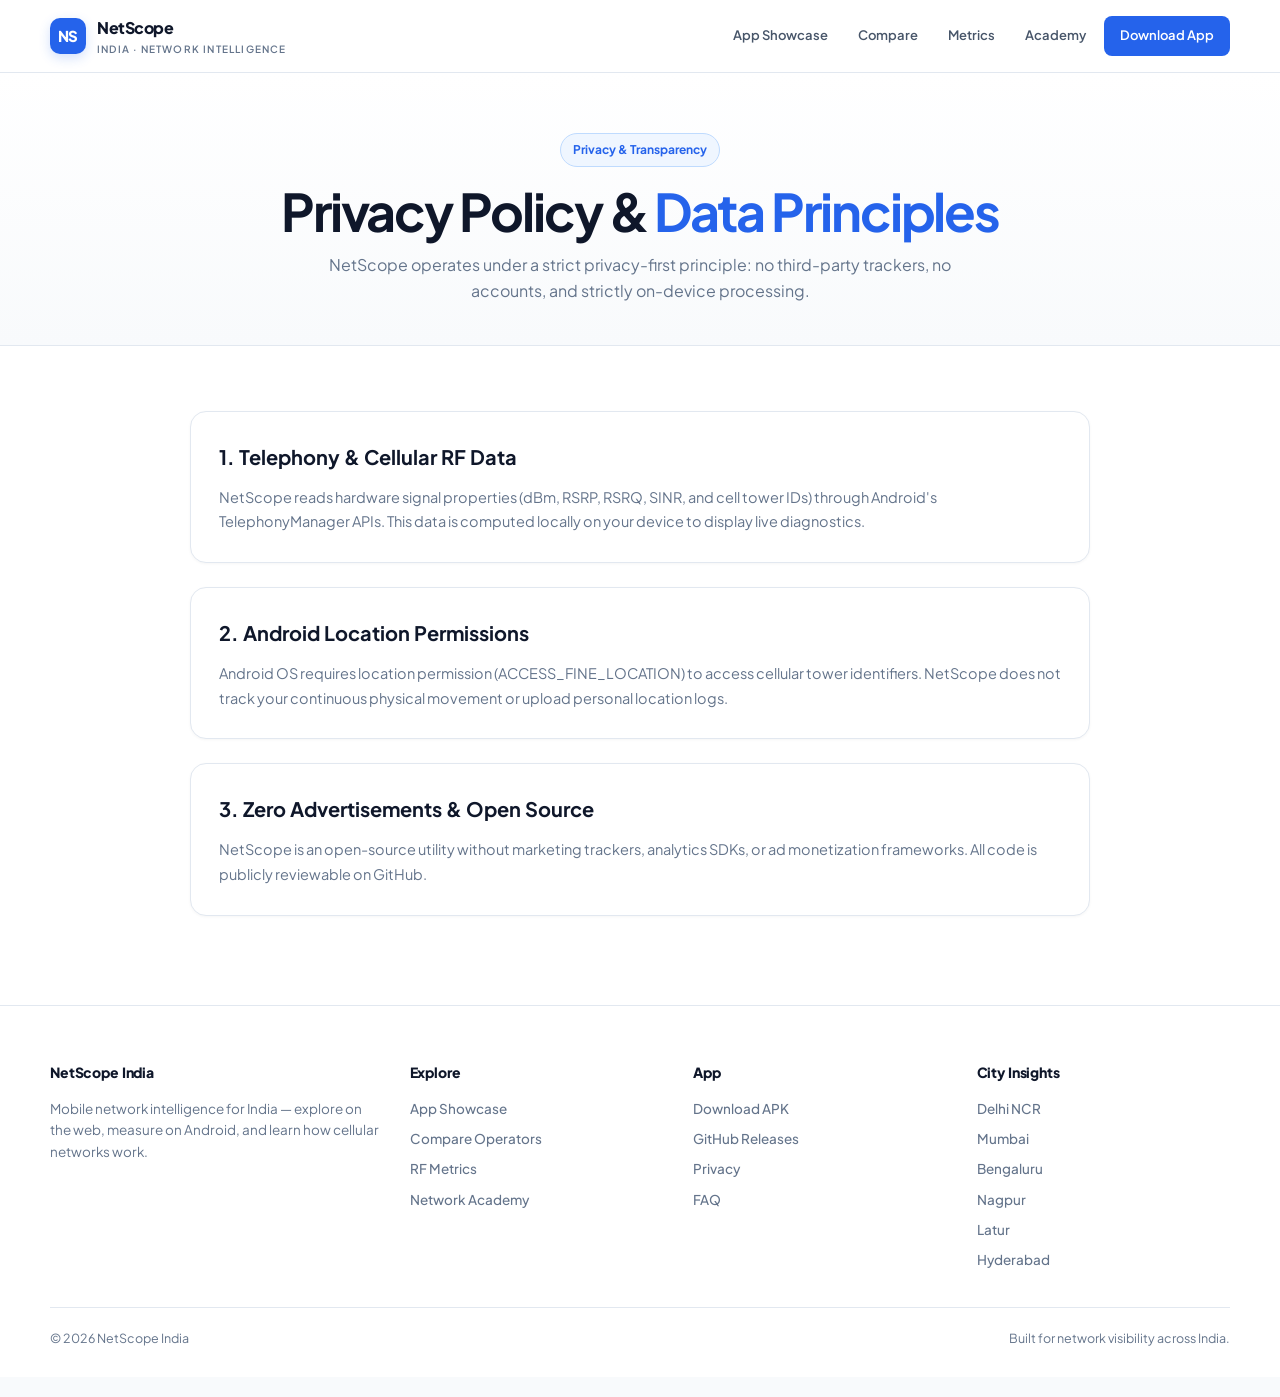
<file: privacy.html>
<!doctype html>
<html lang="en">
<head>
  <meta charset="utf-8">
  <meta name="viewport" content="width=device-width, initial-scale=1">
  <title>Privacy Policy | NetScope India</title>
  <meta name="description" content="NetScope India privacy policy: Zero user tracking, zero advertisements, and complete transparency on Android telephony and location permissions.">
  <meta name="author" content="NetScope India">
  <meta name="theme-color" content="#2563eb">
  <link rel="stylesheet" href="style.css?v=1.1.0">
</head>
<body>

<header class="topbar">
  <div class="container nav">
    <a class="brand" href="index.html" aria-label="NetScope India home">
      <span class="brand-mark">NS</span>
      <span>NetScope <small>India · Network Intelligence</small></span>
    </a>
    <nav class="navlinks" id="navlinks">
      <a href="index.html#showcase">App Showcase</a>
      <a href="index.html#compare">Compare</a>
      <a href="index.html#metrics">Metrics</a>
      <a href="academy.html">Academy</a>
      <a href="download.html" class="nav-cta">Download App</a>
    </nav>
    <button class="menu" id="menu" aria-label="Open navigation">☰</button>
  </div>
</header>

<main>
  <section class="page-hero">
    <div class="container">
      <div class="eyebrow">Privacy & Transparency</div>
      <h1 class="page-title">Privacy Policy & <span class="gradient">Data Principles</span></h1>
      <p class="page-subtitle">
        NetScope operates under a strict privacy-first principle: no third-party trackers, no accounts, and strictly on-device processing.
      </p>
    </div>
  </section>

  <section style="background:#ffffff;">
    <div class="container" style="max-width: 900px;">
      
      <div class="content-panel">
        <h2>1. Telephony & Cellular RF Data</h2>
        <p>
          NetScope reads hardware signal properties (dBm, RSRP, RSRQ, SINR, and cell tower IDs) through Android's TelephonyManager APIs. This data is computed locally on your device to display live diagnostics.
        </p>
      </div>

      <div class="content-panel">
        <h2>2. Android Location Permissions</h2>
        <p>
          Android OS requires location permission (ACCESS_FINE_LOCATION) to access cellular tower identifiers. NetScope does not track your continuous physical movement or upload personal location logs.
        </p>
      </div>

      <div class="content-panel">
        <h2>3. Zero Advertisements & Open Source</h2>
        <p>
          NetScope is an open-source utility without marketing trackers, analytics SDKs, or ad monetization frameworks. All code is publicly reviewable on GitHub.
        </p>
      </div>

    </div>
  </section>
</main>

<!-- Sticky Mobile Funnel Action Pill -->
<div class="sticky-install-bar" id="stickyInstall">
  <span class="brand-mark" style="width:30px;height:30px;font-size:12px;border-radius:8px;flex-shrink:0;">NS</span>
  <div class="sticky-install-info">
    <strong>NetScope for Android</strong>
    <span>v1.0.0 · Free Cellular Analyzer</span>
  </div>
  <a href="https://github.com/bhavingarg121-glitch/net_scope/releases/download/v1.0.0/app-debug.apk" class="sticky-install-btn">
    Get APK
  </a>
</div>
<footer>
  <div class="container">
    <div class="footer-grid">
      <div>
        <h4>NetScope India</h4>
        <p>Mobile network intelligence for India — explore on the web, measure on Android, and learn how cellular networks work.</p>
      </div>
      <div>
        <h4>Explore</h4>
        <div class="footer-links-list">
          <a href="index.html#showcase">App Showcase</a>
          <a href="index.html#compare">Compare Operators</a>
          <a href="index.html#metrics">RF Metrics</a>
          <a href="academy.html">Network Academy</a>
        </div>
      </div>
      <div>
        <h4>App</h4>
        <div class="footer-links-list">
          <a href="download.html">Download APK</a>
          <a href="https://github.com/bhavingarg121-glitch/net_scope/releases" target="_blank" rel="noopener">GitHub Releases</a>
          <a href="privacy.html">Privacy</a>
          <a href="faq.html">FAQ</a>
        </div>
      </div>
      <div>
        <h4>City Insights</h4>
        <div class="footer-links-list">
          <a href="delhi.html">Delhi NCR</a>
          <a href="mumbai.html">Mumbai</a>
          <a href="bengaluru.html">Bengaluru</a>
          <a href="nagpur.html">Nagpur</a>
          <a href="latur.html">Latur</a>
          <a href="hyderabad.html">Hyderabad</a>
        </div>
      </div>
    </div>
    <div class="copyright">
      <span>© 2026 NetScope India</span>
      <span>Built for network visibility across India.</span>
    </div>
  </div>
</footer>

<script>
  const menu=document.getElementById('menu'), nav=document.getElementById('navlinks');
  if(menu && nav){
    menu.addEventListener('click',()=>nav.classList.toggle('open'));
    nav.querySelectorAll('a').forEach(a=>a.addEventListener('click',()=>nav.classList.remove('open')));
  }
  // Sticky Funnel Pill
  const stickyPill = document.getElementById('stickyInstall');
  if(stickyPill){
    window.addEventListener('scroll', () => {
      stickyPill.classList.toggle('visible', window.scrollY > 300);
    });
  }
</script>
</body>
</html>
</file>
<file: style.css>
/* ==========================================================================
   NetScope India — Universal Bright SaaS Design System
   Matches index.html structure across all subpages and city reports
   ========================================================================== */

@import url('https://fonts.googleapis.com/css2?family=Plus+Jakarta+Sans:wght@400;500;600;700;800&family=Inter:wght@400;500;600;700&family=JetBrains+Mono:wght@500;700&display=swap');

:root {
  --bg: #ffffff;
  --bg2: #f8fafc;
  --panel: #ffffff;
  --panel2: #f1f5f9;
  --line: #e2e8f0;
  --line-strong: #cbd5e1;
  --text: #0f172a;
  --muted: #64748b;
  --blue: #2563eb;
  --blue-hover: #1d4ed8;
  --blue-bg: #eff6ff;
  --cyan: #0284c7;
  --green: #059669;
  --green-bg: #ecfdf5;
  --amber: #d97706;
  --amber-bg: #fffbeb;
  --red: #dc2626;
  --shadow: 0 12px 30px rgba(0,0,0,.06), 0 1px 3px rgba(0,0,0,.04);
  --radius: 16px;
  --max: 1180px;
}

* {
  box-sizing: border-box;
  margin: 0;
  padding: 0;
}

html {
  scroll-behavior: smooth;
}

body {
  font-family: 'Plus Jakarta Sans', Inter, system-ui, sans-serif;
  background: var(--bg2);
  color: var(--text);
  line-height: 1.65;
  overflow-x: hidden;
  padding-bottom: 20px;
}

a {
  color: inherit;
  text-decoration: none;
  transition: .15s ease;
}

button, input, select {
  font: inherit;
}

.container {
  width: min(var(--max), calc(100% - 32px));
  margin: auto;
}

.mono {
  font-family: "JetBrains Mono", monospace;
}

/* ==========================================
   Topbar & Navigation
   ========================================== */
.topbar {
  position: sticky;
  top: 0;
  z-index: 1000;
  background: rgba(255, 255, 255, .94);
  backdrop-filter: blur(16px);
  -webkit-backdrop-filter: blur(16px);
  border-bottom: 1px solid var(--line);
}

.nav {
  height: 72px;
  display: flex;
  align-items: center;
  justify-content: space-between;
  gap: 20px;
}

.brand {
  display: flex;
  align-items: center;
  gap: 11px;
  font-weight: 800;
  letter-spacing: -.03em;
  color: var(--text);
}

.brand-mark {
  width: 36px;
  height: 36px;
  border-radius: 10px;
  display: inline-grid;
  place-items: center;
  background: var(--blue);
  color: #fff;
  font-weight: 800;
  font-size: 15px;
  box-shadow: 0 4px 12px rgba(37, 99, 235, .2);
}

.brand small {
  display: block;
  color: var(--muted);
  font-size: 10px;
  font-weight: 600;
  letter-spacing: .12em;
  text-transform: uppercase;
}

.navlinks {
  display: flex;
  gap: 6px;
  align-items: center;
}

.navlinks a {
  color: #475569;
  padding: 8px 12px;
  border-radius: 8px;
  font-size: 13px;
  font-weight: 600;
  transition: .15s;
}

.navlinks a:hover, .navlinks a.active {
  background: var(--panel2);
  color: var(--blue);
}

.nav-cta {
  padding: 9px 16px !important;
  background: var(--blue) !important;
  color: #ffffff !important;
  border-radius: 8px;
  font-weight: 700;
}

.nav-cta:hover {
  background: var(--blue-hover) !important;
}

.menu {
  display: none;
  background: none;
  border: 1px solid var(--line-strong);
  color: var(--text);
  padding: 8px 12px;
  border-radius: 8px;
  cursor: pointer;
}

/* ==========================================
   Page Headers & Hero
   ========================================= */
.page-hero {
  padding: 60px 0 40px;
  background: linear-gradient(180deg, #ffffff 0%, #f8fafc 100%);
  border-bottom: 1px solid var(--line);
  text-align: center;
}

.eyebrow {
  display: inline-flex;
  align-items: center;
  gap: 8px;
  border: 1px solid #bfdbfe;
  background: var(--blue-bg);
  padding: 6px 12px;
  border-radius: 999px;
  color: var(--blue);
  font-size: 12px;
  font-weight: 700;
  margin-bottom: 16px;
}

.page-title {
  font-size: clamp(32px, 4.5vw, 52px);
  line-height: 1.1;
  letter-spacing: -.04em;
  color: var(--text);
  margin-bottom: 12px;
}

.page-subtitle {
  font-size: 16px;
  color: var(--muted);
  max-width: 650px;
  margin: 0 auto;
}

.gradient {
  color: var(--blue);
}

/* ==========================================
   Buttons
   ========================================== */
.btn {
  display: inline-flex;
  align-items: center;
  justify-content: center;
  gap: 8px;
  border: 0;
  border-radius: 10px;
  padding: 12px 20px;
  font-weight: 700;
  font-size: 14px;
  cursor: pointer;
  transition: .18s transform, .18s box-shadow;
}

.btn:hover {
  transform: translateY(-1px);
}

.btn-primary {
  background: var(--blue);
  color: #ffffff;
  box-shadow: 0 4px 14px rgba(37, 99, 235, .25);
}

.btn-primary:hover {
  background: var(--blue-hover);
  box-shadow: 0 6px 20px rgba(37, 99, 235, .35);
}

.btn-secondary {
  border: 1px solid var(--line-strong);
  background: #ffffff;
  color: var(--text);
  box-shadow: 0 1px 2px rgba(0,0,0,.04);
}

.btn-secondary:hover {
  background: var(--panel2);
  border-color: var(--muted);
}

/* ==========================================
   Sections & Cards
   ========================================== */
section {
  padding: 65px 0;
}

.section-head {
  display: flex;
  justify-content: space-between;
  gap: 30px;
  align-items: end;
  margin-bottom: 30px;
}

.kicker {
  color: var(--blue);
  font-size: 11px;
  font-weight: 800;
  text-transform: uppercase;
  letter-spacing: .12em;
}

.section-title {
  font-size: clamp(24px, 3.2vw, 36px);
  letter-spacing: -.03em;
  line-height: 1.15;
  color: var(--text);
  margin-top: 6px;
}

.section-copy {
  color: var(--muted);
  max-width: 580px;
  font-size: 15px;
}

.cards {
  display: grid;
  grid-template-columns: repeat(3, 1fr);
  gap: 18px;
}

.card {
  background: #ffffff;
  border: 1px solid var(--line);
  border-radius: var(--radius);
  padding: 24px;
  box-shadow: 0 2px 8px rgba(0,0,0,.04);
  transition: .2s transform, .2s border-color;
}

.card:hover {
  transform: translateY(-3px);
  border-color: var(--blue);
}

.card-badge {
  display: inline-block;
  padding: 3px 8px;
  border-radius: 6px;
  background: var(--blue-bg);
  color: var(--blue);
  font-size: 11px;
  font-weight: 700;
  margin-bottom: 14px;
}

.card h3 {
  font-size: 18px;
  margin-bottom: 8px;
  color: var(--text);
}

.card p {
  color: var(--muted);
  font-size: 14px;
}

.tag {
  display: inline-block;
  margin-top: 14px;
  color: var(--blue);
  font-size: 11px;
  font-weight: 800;
  letter-spacing: .05em;
}

/* ==========================================
   Metrics Grid
   ========================================== */
.metrics {
  display: grid;
  grid-template-columns: repeat(4, 1fr);
  gap: 14px;
}

.metric-card {
  padding: 20px;
  border: 1px solid var(--line);
  border-radius: 14px;
  background: #ffffff;
  box-shadow: 0 1px 3px rgba(0,0,0,.04);
}

.metric-card b {
  font-size: 26px;
  color: var(--text);
  display: block;
  margin: 4px 0;
}

.metric-card span {
  display: block;
  color: var(--muted);
  font-size: 11px;
  font-weight: 700;
  text-transform: uppercase;
  letter-spacing: .05em;
}

/* ==========================================
   City Stat Panels
   ========================================== */
.city-stat-grid {
  display: grid;
  grid-template-columns: repeat(4, 1fr);
  gap: 14px;
  margin-bottom: 30px;
}

.city-stat-box {
  background: #ffffff;
  border: 1px solid var(--line);
  border-radius: 14px;
  padding: 18px;
  text-align: center;
  box-shadow: 0 1px 3px rgba(0,0,0,.04);
}

.city-stat-box span {
  display: block;
  font-size: 11px;
  color: var(--muted);
  font-weight: 700;
  text-transform: uppercase;
}

.city-stat-box b {
  display: block;
  font-size: 24px;
  color: var(--text);
  margin-top: 4px;
}

.content-panel {
  background: #ffffff;
  border: 1px solid var(--line);
  border-radius: var(--radius);
  padding: 28px;
  box-shadow: 0 1px 3px rgba(0,0,0,.04);
  margin-bottom: 24px;
}

.content-panel h2, .content-panel h3 {
  font-size: 1.25rem;
  color: var(--text);
  margin-bottom: 12px;
}

.content-panel p {
  color: var(--muted);
  font-size: 14.5px;
  line-height: 1.7;
}

/* ==========================================
   Funnel Conversion Callout Box
   ========================================== */
.funnel-cta-box {
  background: linear-gradient(135deg, #eff6ff 0%, #dbeafe 100%);
  border: 1px solid #bfdbfe;
  border-radius: var(--radius);
  padding: 28px;
  display: flex;
  align-items: center;
  justify-content: space-between;
  gap: 24px;
  margin: 30px 0;
  box-shadow: 0 4px 14px rgba(37, 99, 235, .08);
}

.funnel-cta-content h3 {
  font-size: 18px;
  font-weight: 800;
  color: var(--text);
  margin-bottom: 6px;
}

.funnel-cta-content p {
  font-size: 13.5px;
  color: #475569;
  line-height: 1.5;
}

/* ==========================================
   Sticky Mobile Quick Install Pill
   ========================================== */
.sticky-install-bar {
  position: fixed;
  bottom: 22px;
  left: 50%;
  transform: translateX(-50%) translateY(140px);
  z-index: 950;
  background: rgba(15, 23, 42, 0.94);
  backdrop-filter: blur(16px);
  -webkit-backdrop-filter: blur(16px);
  border: 1px solid rgba(255, 255, 255, 0.16);
  border-radius: 999px;
  padding: 8px 10px 8px 14px;
  display: flex;
  align-items: center;
  justify-content: space-between;
  gap: 12px;
  box-shadow: 0 12px 36px rgba(0,0,0,0.35), 0 2px 8px rgba(0,0,0,0.2);
  transition: transform 0.35s cubic-bezier(0.16, 1, 0.3, 1), opacity 0.3s ease;
  color: #ffffff;
  max-width: min(440px, calc(100% - 32px));
  width: max-content;
  opacity: 0;
  pointer-events: none;
}

.sticky-install-bar.visible {
  transform: translateX(-50%) translateY(0);
  opacity: 1;
  pointer-events: auto;
}

.sticky-install-info {
  display: flex;
  flex-direction: column;
  justify-content: center;
  line-height: 1.25;
}

.sticky-install-info strong {
  font-size: 13px;
  font-weight: 700;
  color: #ffffff;
  white-space: nowrap;
  letter-spacing: -0.01em;
}

.sticky-install-info span {
  font-size: 11px;
  color: #94a3b8;
  white-space: nowrap;
}

.sticky-install-btn {
  background: var(--blue);
  color: #ffffff !important;
  padding: 8px 16px;
  border-radius: 999px;
  font-size: 12.5px;
  font-weight: 700;
  white-space: nowrap;
  display: inline-flex;
  align-items: center;
  justify-content: center;
  flex-shrink: 0;
  box-shadow: 0 2px 10px rgba(37, 99, 235, 0.4);
  transition: background 0.15s ease, transform 0.15s ease;
  text-decoration: none;
}

.sticky-install-btn:hover {
  background: var(--blue-hover);
  transform: translateY(-1px);
}

/* ==========================================
   Download Hub Block
   ========================================== */
.download {
  position: relative;
  background: linear-gradient(135deg, #1e3a8a 0%, #0f172a 100%);
  border-radius: 24px;
  padding: 48px;
  color: #ffffff;
  box-shadow: var(--shadow);
}

.download-grid {
  display: grid;
  grid-template-columns: 1.25fr .75fr;
  gap: 35px;
  align-items: center;
}

.download h2 {
  font-size: clamp(28px, 3.8vw, 44px);
  line-height: 1.1;
  letter-spacing: -.035em;
  color: #ffffff;
}

.download p {
  color: #cbd5e1;
  margin: 14px 0 20px;
  max-width: 600px;
  font-size: 15px;
}

.checklist {
  display: grid;
  grid-template-columns: 1fr 1fr;
  gap: 8px;
  margin: 18px 0;
  color: #e2e8f0;
  font-size: 13px;
  font-weight: 600;
}

.apk-card {
  background: rgba(255, 255, 255, .08);
  border: 1px solid rgba(255, 255, 255, .15);
  padding: 22px;
  border-radius: 16px;
}

.apk-card .version {
  font-size: 28px;
  font-weight: 800;
  color: #ffffff;
  margin: 4px 0;
}

.apk-card small {
  color: #94a3b8;
  font-weight: 600;
}

.apk-btn {
  width: 100%;
  margin-top: 16px;
}

/* ==========================================
   FAQ Accordions
   ========================================== */
.faq {
  max-width: 760px;
  margin: auto;
}

.faq details {
  border: 1px solid var(--line);
  border-radius: 10px;
  margin-bottom: 8px;
  background: #ffffff;
  overflow: hidden;
  box-shadow: 0 1px 2px rgba(0,0,0,.03);
}

.faq summary {
  cursor: pointer;
  padding: 16px 18px;
  font-weight: 700;
  color: var(--text);
  outline: none;
}

.faq p {
  padding: 0 18px 16px;
  color: var(--muted);
  font-size: 14px;
}

/* ==========================================
   Footer (Spacious, Clean & Non-Overlapping)
   ========================================== */
footer {
  padding: 55px 0 28px;
  border-top: 1px solid var(--line);
  background: #ffffff;
}

.footer-grid {
  display: grid;
  grid-template-columns: 1.3fr 1fr 1fr 1fr;
  gap: 30px;
}

.footer-grid h4 {
  margin-bottom: 14px;
  font-size: 14px;
  font-weight: 800;
  color: var(--text);
  letter-spacing: -.01em;
}

.footer-grid p {
  color: var(--muted);
  font-size: 13.5px;
  line-height: 1.6;
}

.footer-links-list {
  display: flex;
  flex-direction: column;
  gap: 8px;
}

.footer-links-list a {
  color: var(--muted);
  font-size: 13.5px;
  font-weight: 500;
  display: inline-block;
  transition: color .15s ease, transform .15s ease;
}

.footer-links-list a:hover {
  color: var(--blue);
  transform: translateX(2px);
}

.copyright {
  border-top: 1px solid var(--line);
  margin-top: 36px;
  padding-top: 20px;
  color: var(--muted);
  font-size: 12.5px;
  display: flex;
  justify-content: space-between;
  align-items: center;
}

/* Responsive */
@media (max-width: 900px) {
  .navlinks { display: none; }
  .menu { display: block; }
  .navlinks.open {
    display: flex;
    position: absolute;
    top: 71px;
    left: 16px;
    right: 16px;
    background: #ffffff;
    border: 1px solid var(--line);
    box-shadow: var(--shadow);
    padding: 12px;
    border-radius: 12px;
    flex-direction: column;
    align-items: stretch;
  }
  .cards, .city-stat-grid { grid-template-columns: 1fr 1fr; }
  .download-grid { grid-template-columns: 1fr; }
  .metrics { grid-template-columns: 1fr 1fr; }
  .footer-grid { grid-template-columns: 1fr 1fr; gap: 24px; }
  .funnel-cta-box { flex-direction: column; text-align: center; }
}

@media (max-width: 600px) {
  .container { width: min(var(--max), calc(100% - 24px)); }
  .nav { height: 64px; }
  .cards, .metrics, .city-stat-grid, .checklist, .footer-grid { grid-template-columns: 1fr; }
  .section-head { display: block; }
  .section-copy { margin-top: 10px; }
  .download { padding: 28px 18px; }
  .copyright { display: block; }
  .copyright span { display: block; margin-top: 6px; }
}

@media (max-width: 480px) {
  .sticky-install-bar {
    bottom: 14px;
    padding: 6px 8px 6px 12px;
    gap: 10px;
    max-width: calc(100% - 24px);
  }
  .sticky-install-info strong {
    font-size: 12px;
  }
  .sticky-install-info span {
    font-size: 10px;
  }
  .sticky-install-btn {
    padding: 6px 12px;
    font-size: 11.5px;
  }
}
</file>
